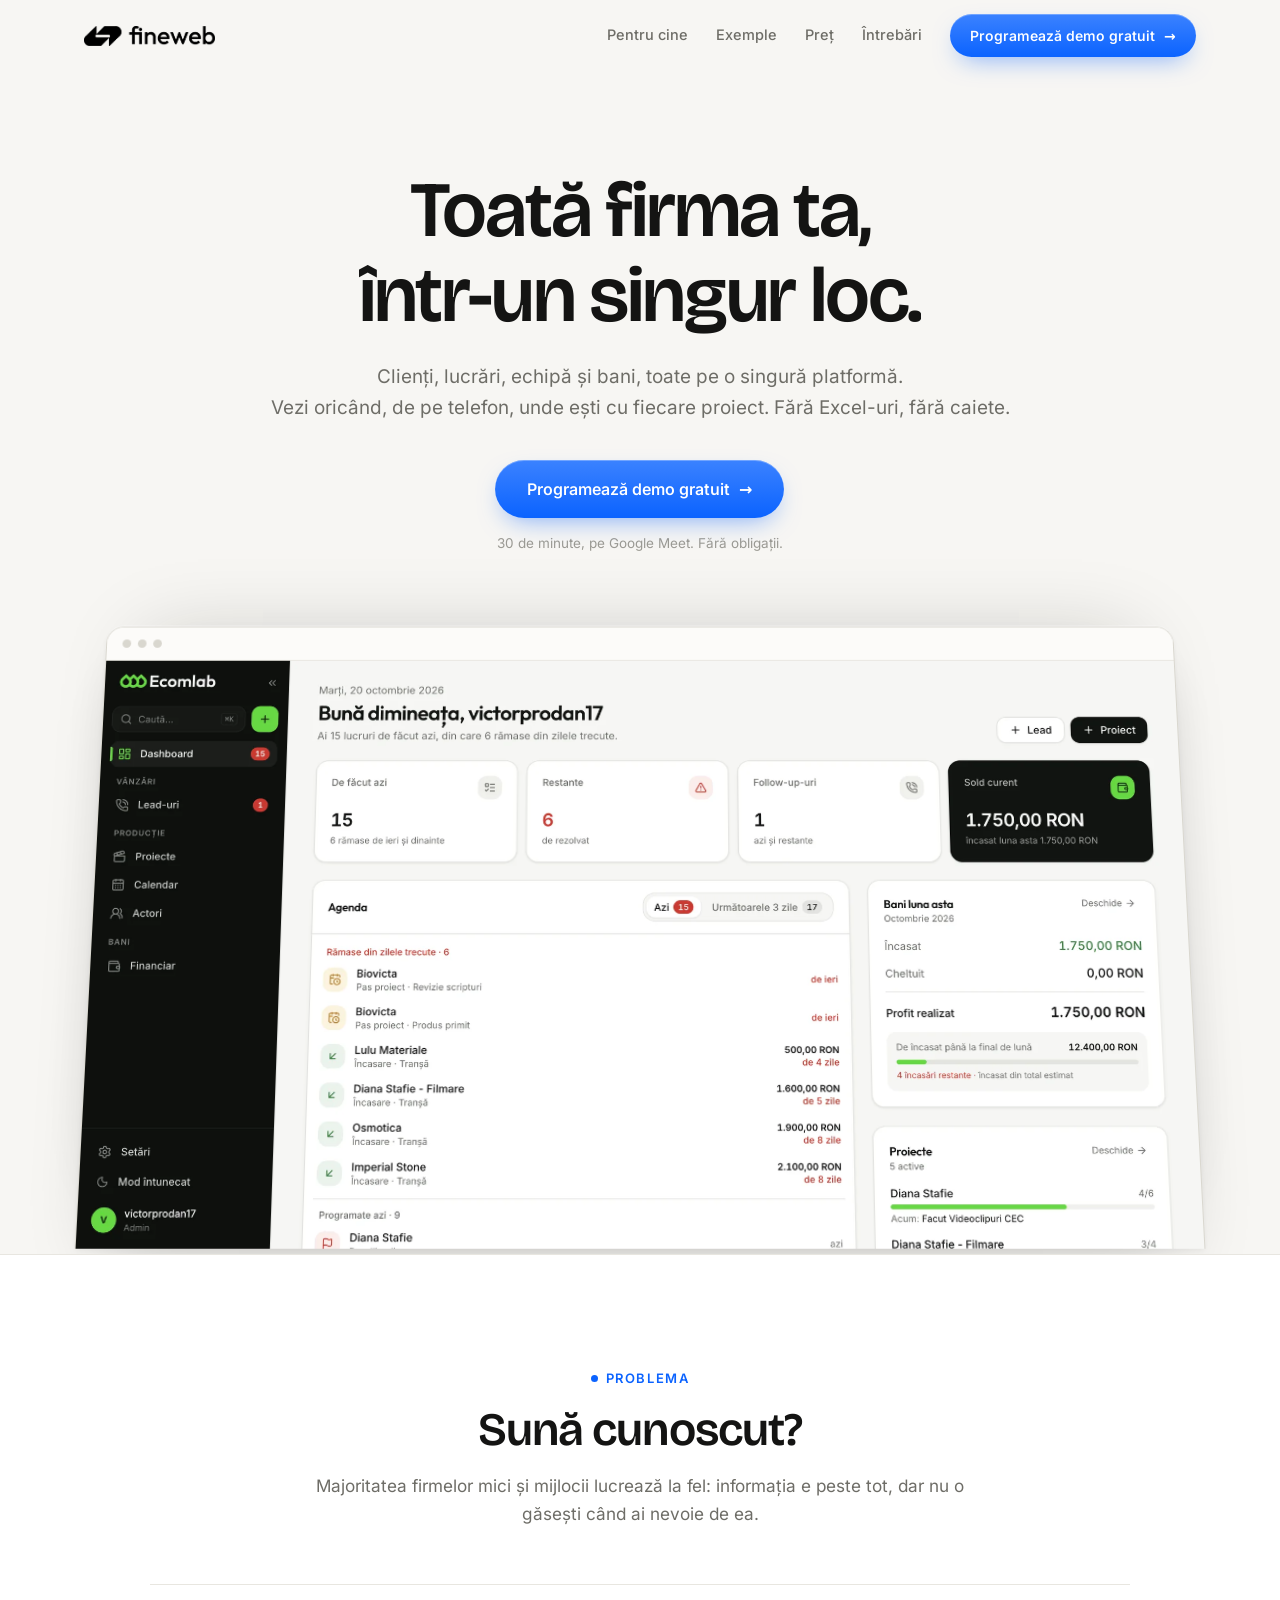
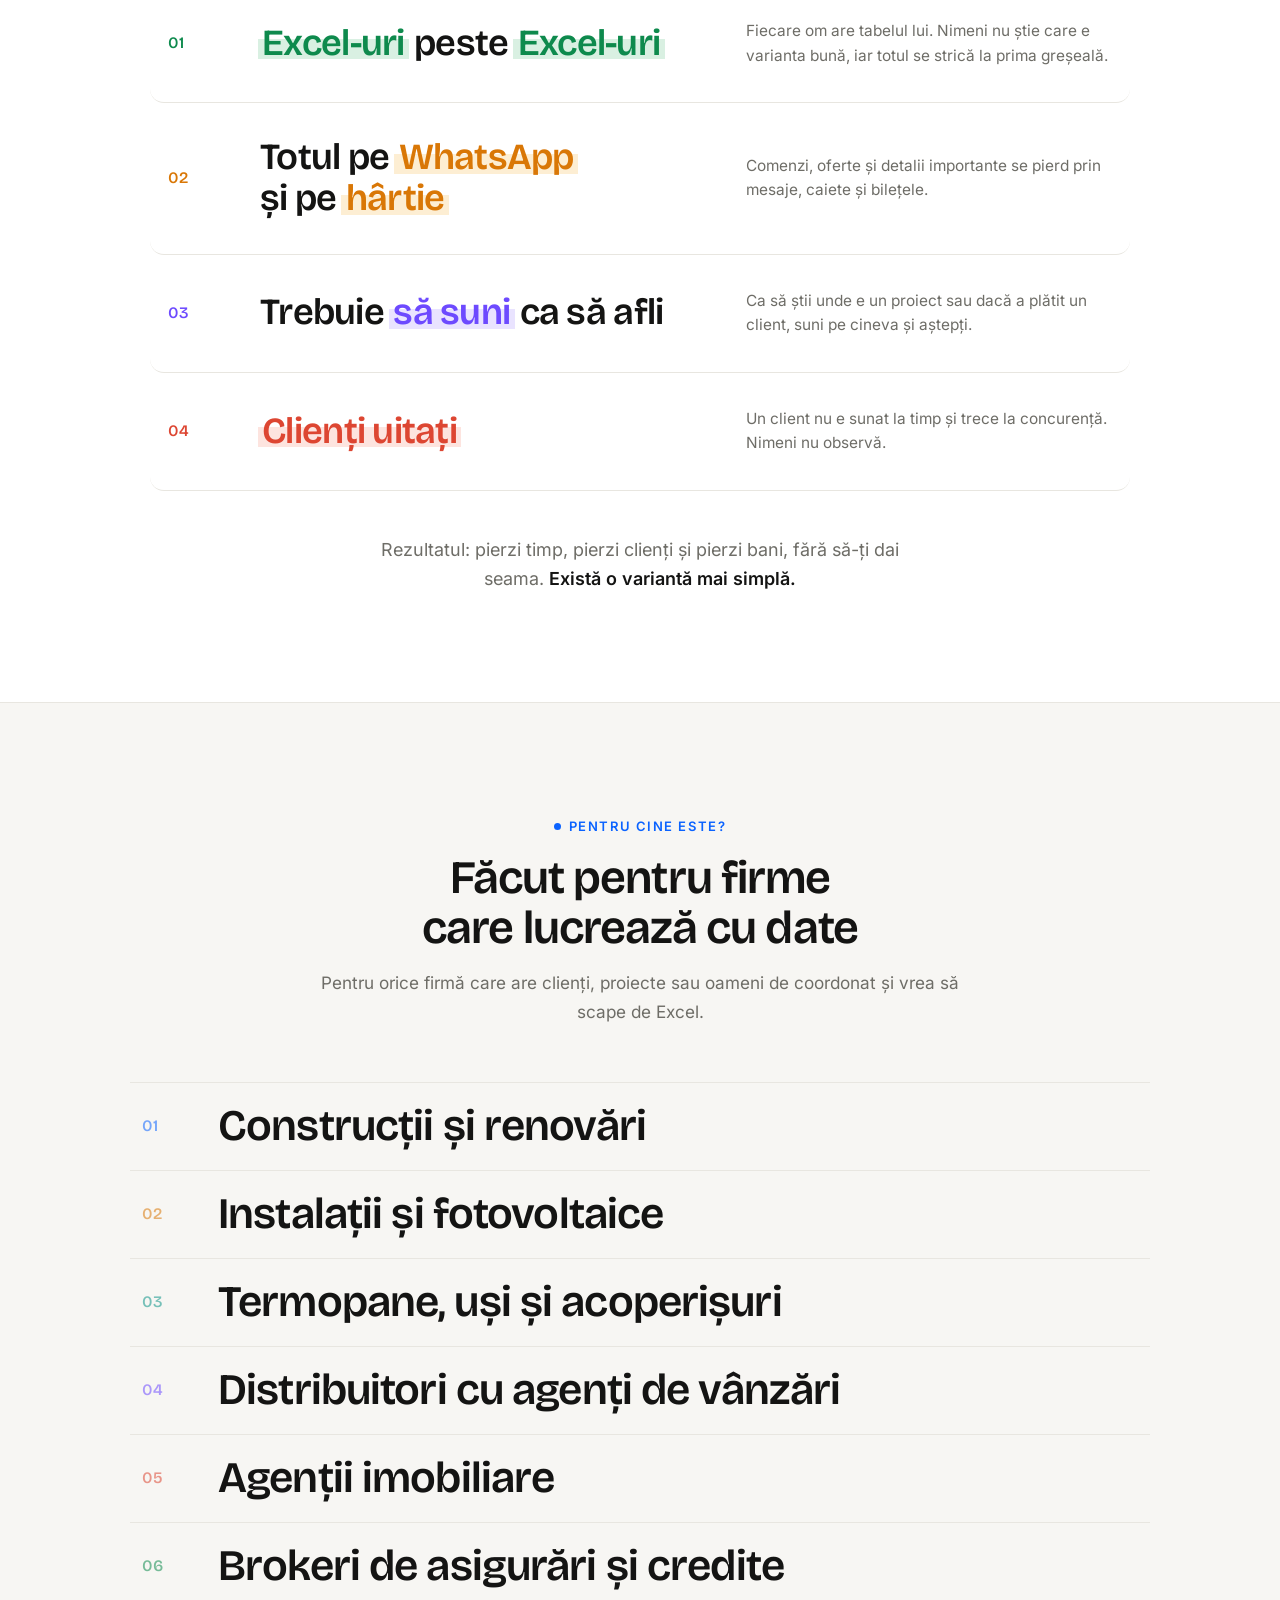
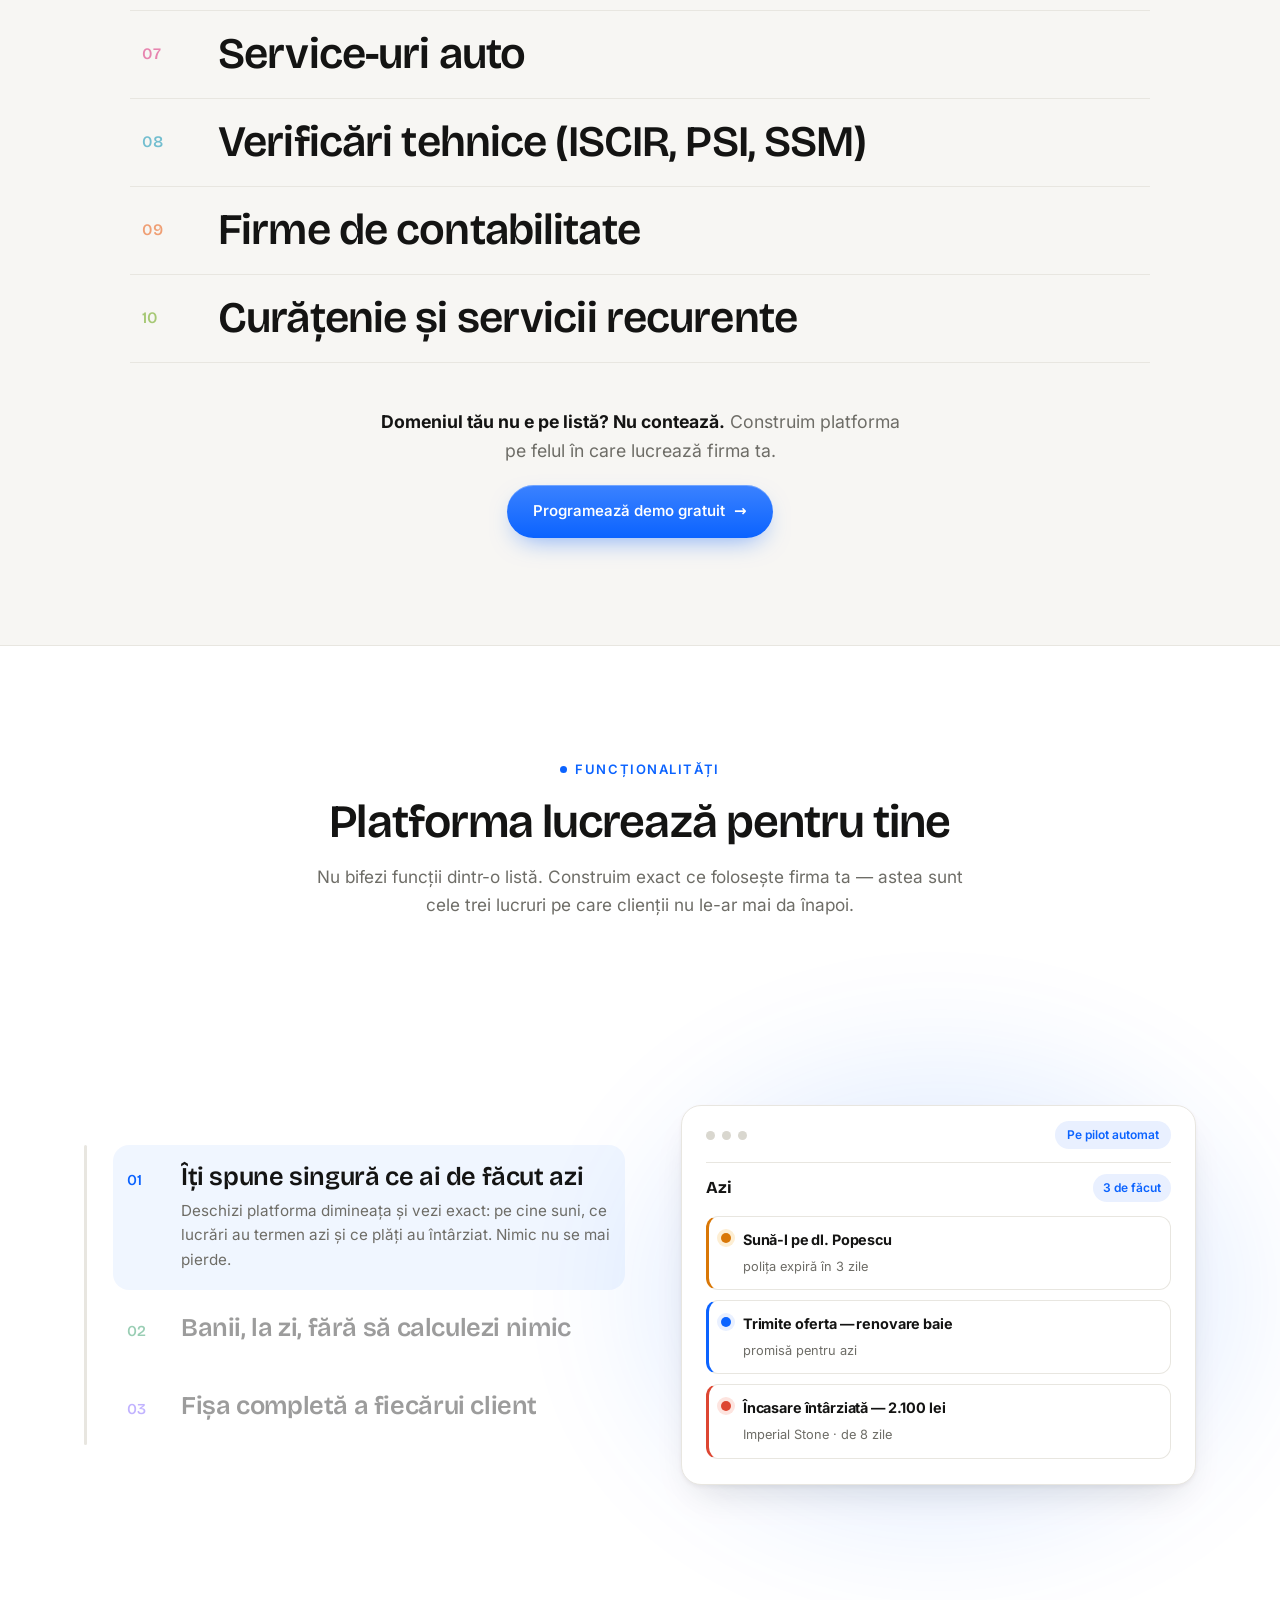
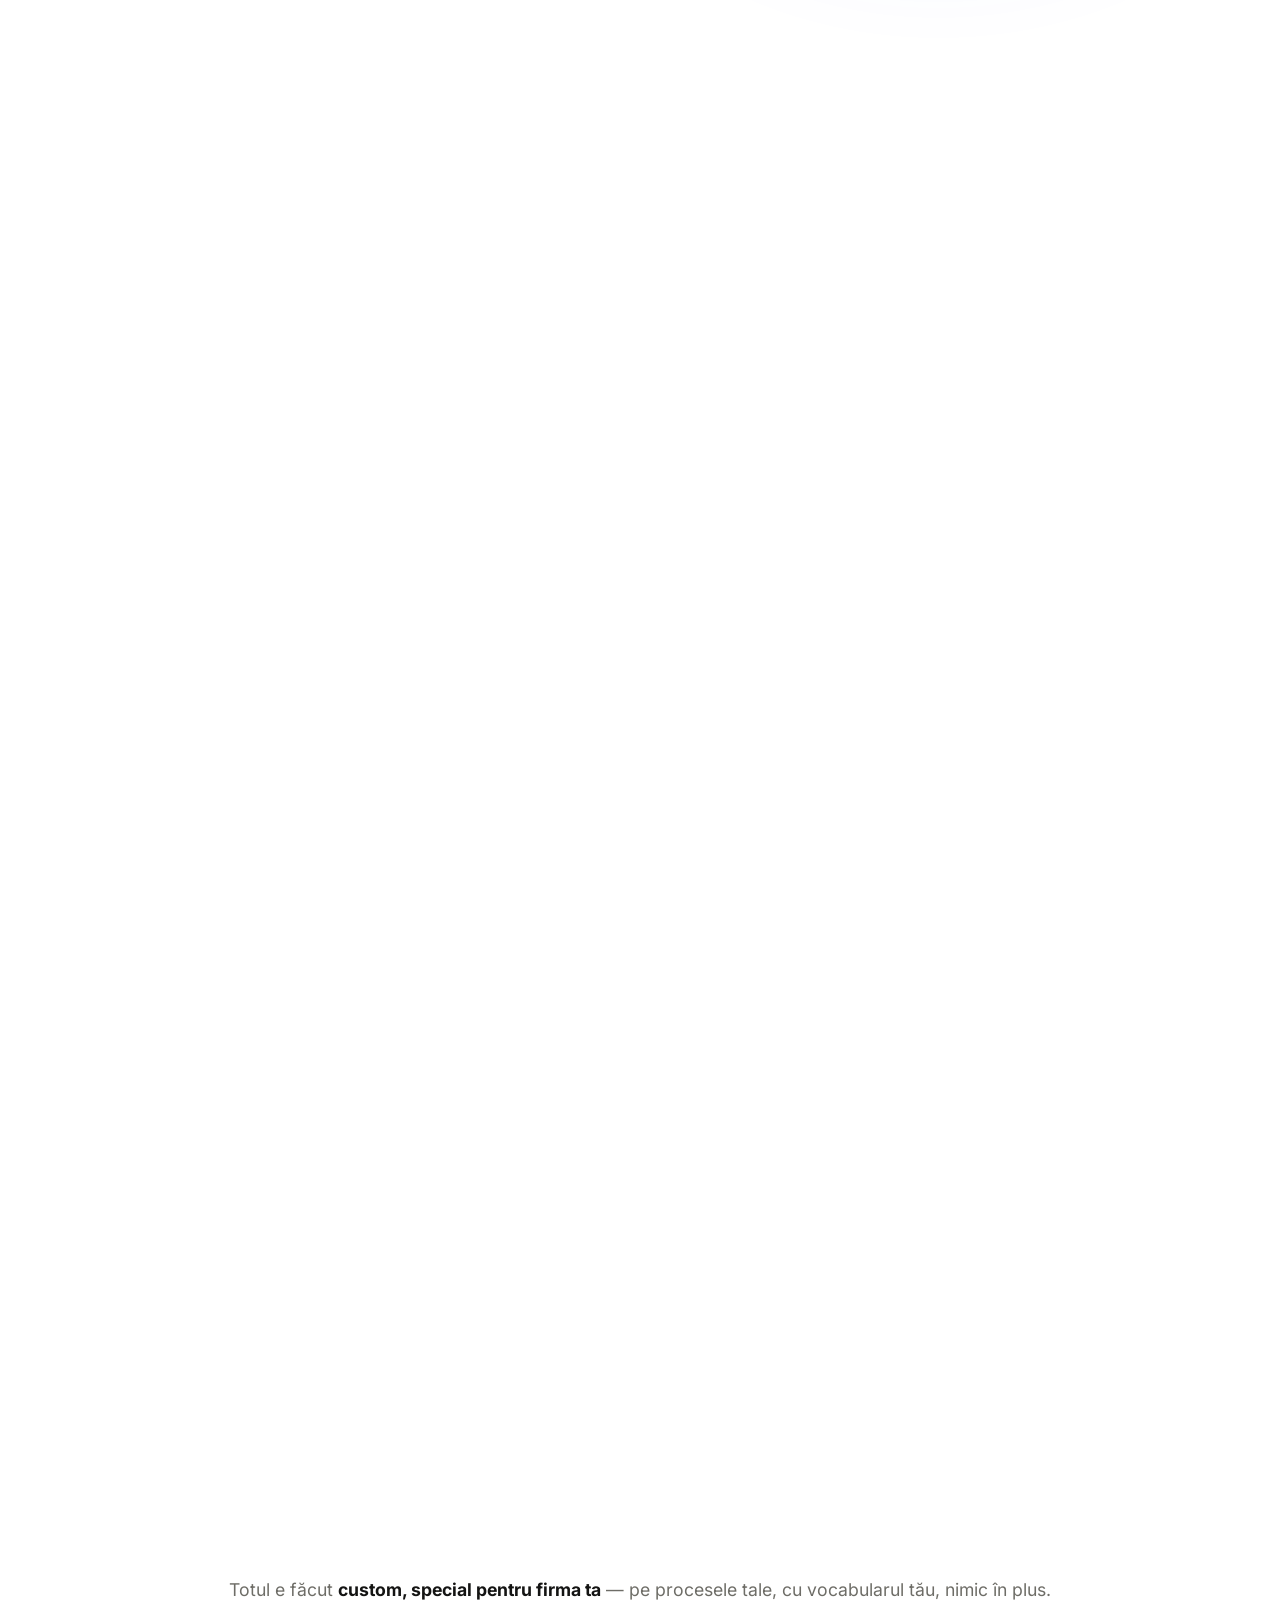
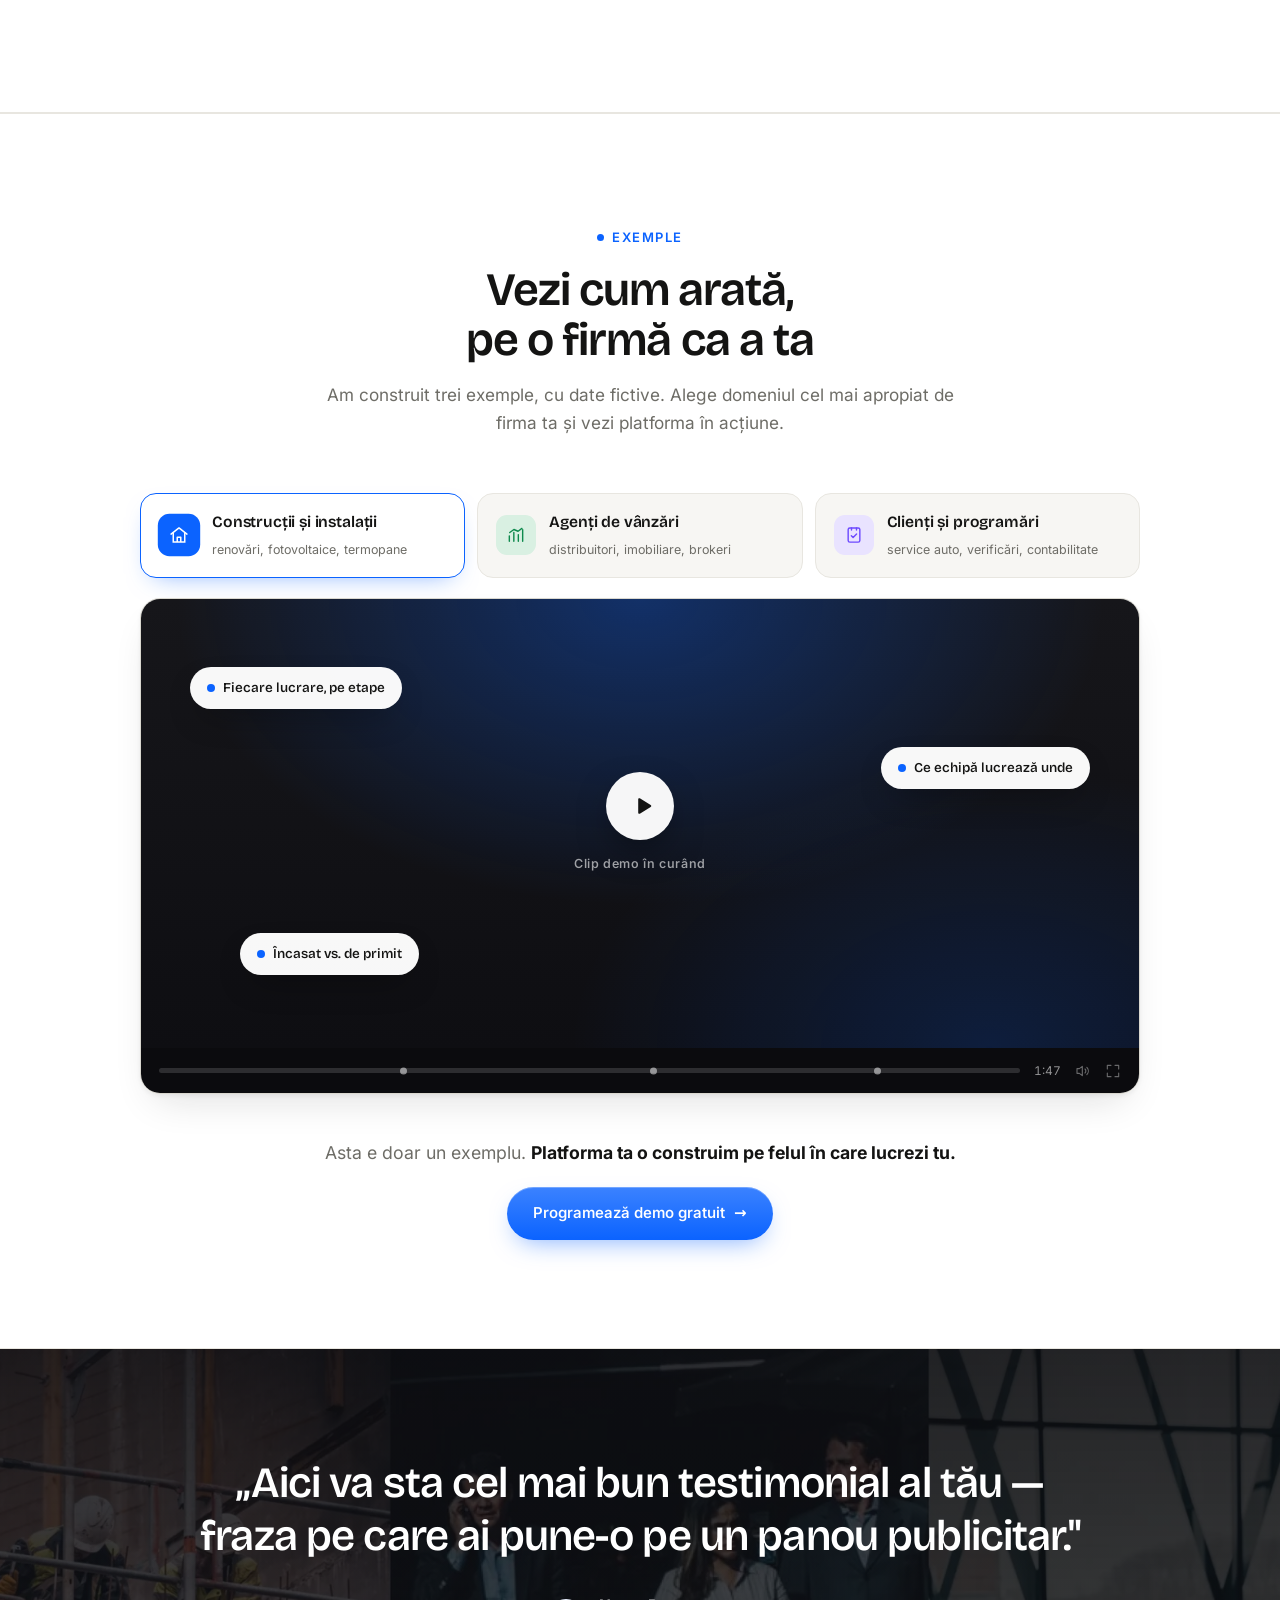
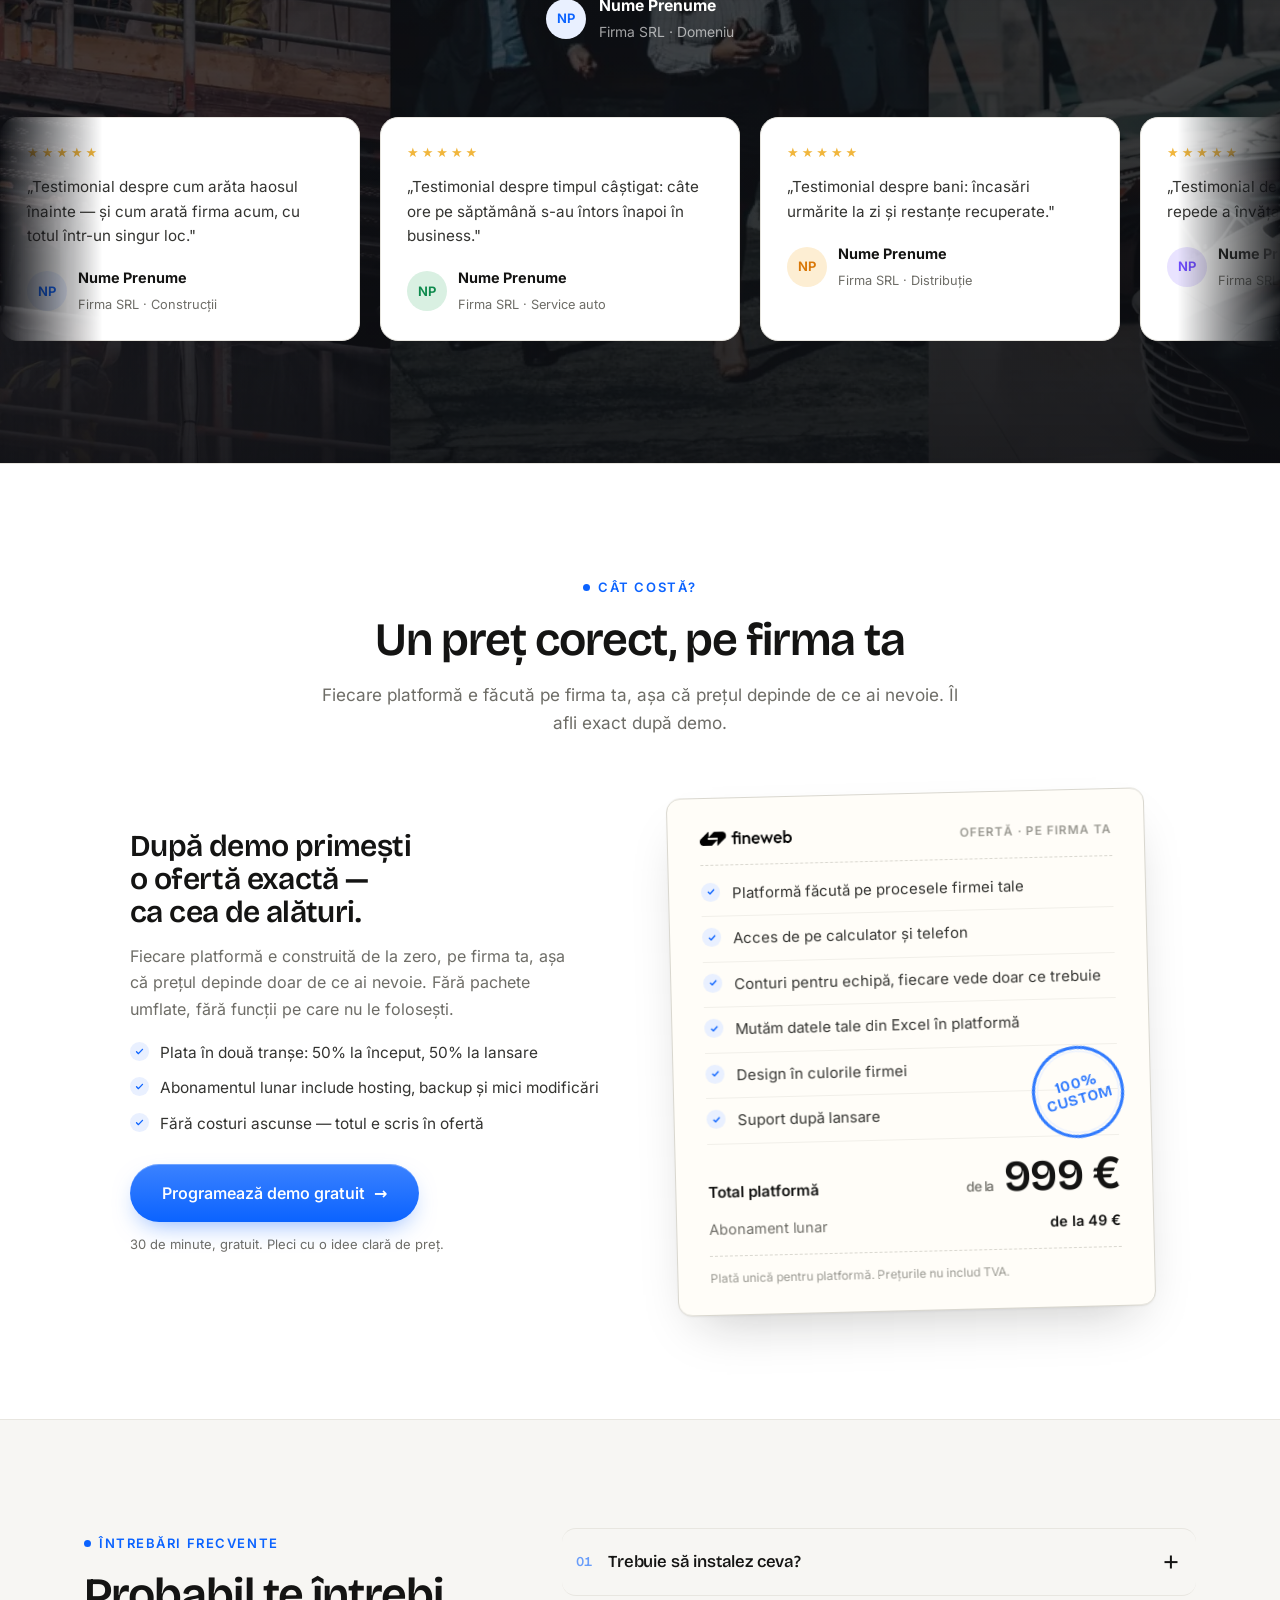
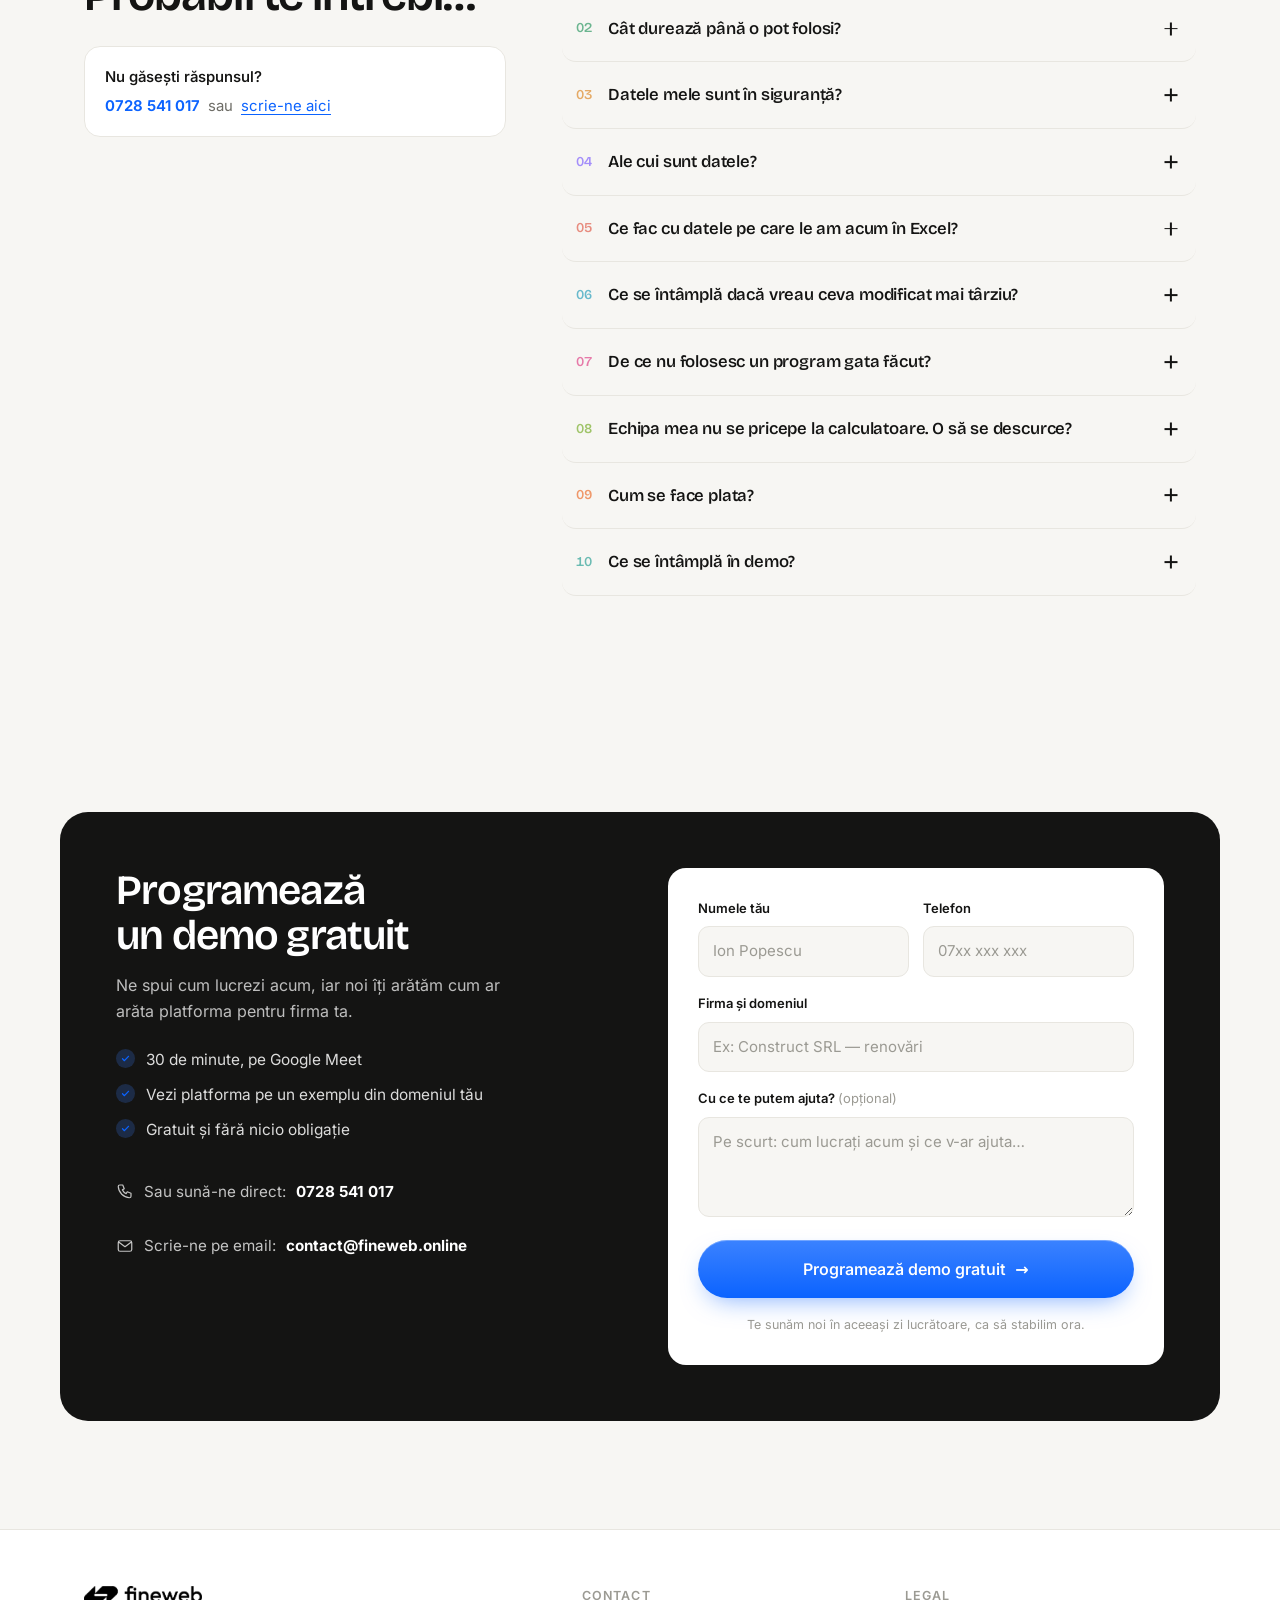
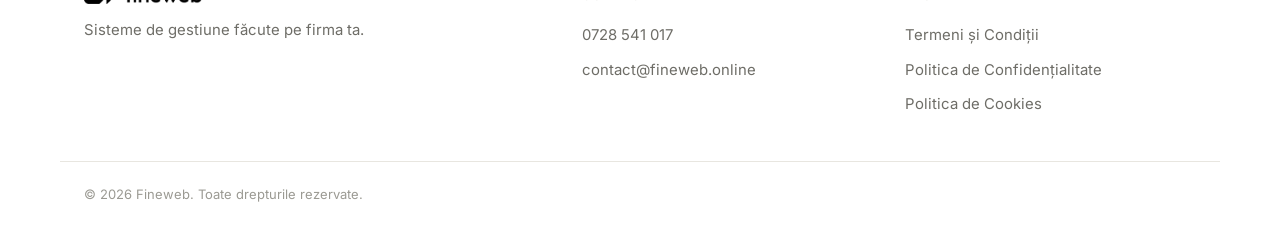
<file: index.html>
<!doctype html>
<html lang="ro">
<head>
<meta charset="UTF-8">
<meta name="viewport" content="width=device-width, initial-scale=1">
<title>Fineweb — Toată firma ta, într-un singur loc</title>
<meta name="description" content="Sisteme de gestiune făcute pe firma ta: clienți, lucrări, echipă și bani, pe o singură platformă. Fără Excel-uri, fără caiete.">
<meta property="og:type" content="website">
<meta property="og:site_name" content="Fineweb">
<meta property="og:locale" content="ro_RO">
<meta property="og:title" content="Fineweb — Toată firma ta, într-un singur loc">
<meta property="og:description" content="Sisteme de gestiune făcute pe firma ta: clienți, lucrări, echipă și bani, pe o singură platformă. Fără Excel-uri, fără caiete.">
<meta property="og:url" content="https://fineweb.online/">
<meta property="og:image" content="https://fineweb.online/assets/img/og-image.jpg">
<meta property="og:image:width" content="1600">
<meta property="og:image:height" content="840">
<meta property="og:image:alt" content="Fineweb — Sisteme software pentru afaceri">
<meta name="twitter:card" content="summary_large_image">
<meta name="twitter:title" content="Fineweb — Toată firma ta, într-un singur loc">
<meta name="twitter:description" content="Sisteme de gestiune făcute pe firma ta: clienți, lucrări, echipă și bani, pe o singură platformă.">
<meta name="twitter:image" content="https://fineweb.online/assets/img/og-image.jpg">
<link rel="preload" href="assets/fonts/BricolageGrotesque-Variable.woff2" as="font" type="font/woff2" crossorigin>
<link rel="preload" href="assets/fonts/Inter-latin.woff2" as="font" type="font/woff2" crossorigin>
<link rel="stylesheet" href="assets/css/style.css">
<link rel="icon" type="image/png" href="assets/img/favicon.png">
</head>
<body>

<a class="skip-link" href="#main">Sari la conținut</a>

<header class="site-header" id="site-header">
  <div class="container nav-inner">
    <a class="logo" href="#top" aria-label="Fineweb — acasă">
      <img src="assets/img/logo.png" alt="Fineweb" width="131" height="20">
    </a>

    <nav class="main-nav" id="main-nav">
      <a href="#pentru-cine">Pentru cine</a>
      <a href="#demo">Exemple</a>
      <a href="#pret">Preț</a>
      <a href="#faq">Întrebări</a>
      <a class="btn btn-primary btn-sm nav-cta" href="https://wa.me/40728541017?text=Bun%C4%83!%20A%C8%99%20vrea%20un%20demo%20gratuit%20pentru%20platforma%20de%20gestiune." target="_blank" rel="noopener">Programează demo gratuit</a>
    </nav>

    <button class="nav-toggle" id="nav-toggle" aria-expanded="false" aria-controls="main-nav" aria-label="Deschide meniul">
      <span></span><span></span>
    </button>
  </div>
</header>

<main id="main">

  <!-- ============ HERO ============ -->
  <section class="hero" id="top">
    <div class="container hero-inner">
      <h1 class="hero-title"><span class="line"><span>Toată firma ta,</span></span><span class="line"><span>într-un singur loc.</span></span></h1>
      <p class="hero-sub hero-in">Clienți, lucrări, echipă și bani, toate pe o singură platformă.<br class="only-desktop">
        Vezi oricând, de pe telefon, unde ești cu fiecare proiect. <span class="nowrap">Fără Excel-uri, fără caiete.</span></p>
      <div class="hero-cta hero-in">
        <a class="btn btn-primary btn-lg" href="https://wa.me/40728541017?text=Bun%C4%83!%20A%C8%99%20vrea%20un%20demo%20gratuit%20pentru%20platforma%20de%20gestiune." target="_blank" rel="noopener">Programează demo gratuit</a>
        <span class="hero-note">30 de minute, pe Google Meet. Fără obligații.</span>
      </div>
    </div>

    <div class="container hero-shot">
      <div class="shot-frame" id="shot-frame">
        <div class="shot-bar" aria-hidden="true"><i></i><i></i><i></i></div>
        <img src="assets/img/platforma.webp" alt="Platforma Fineweb — panou de control cu lucrări, încasări și agenda zilei"
             width="2048" height="1105" loading="eager" fetchpriority="high">
      </div>
    </div>
  </section>

  <!-- ============ PROBLEMA ============ -->
  <section class="problema section" id="problema">
    <div class="container">
      <div class="section-head reveal">
        <p class="kicker">Problema</p>
        <h2>Sună cunoscut?</h2>
        <p class="section-sub">Majoritatea firmelor mici și mijlocii lucrează la fel: informația e
          peste tot, dar nu o găsești când ai nevoie de ea.</p>
      </div>

      <div class="problema-list">
        <div class="p-row reveal" style="--pc:#0e8a4d; --pc-soft:#d9f0e2;">
          <span class="p-num">01</span>
          <h3>
            <span class="mark">Excel-uri</span> peste <span class="mark">Excel-uri</span>
          </h3>
          <p>Fiecare om are tabelul lui. Nimeni nu știe care e varianta bună, iar totul se strică la prima greșeală.</p>
        </div>

        <div class="p-row reveal" style="--pc:#d97706; --pc-soft:#fdeed3;">
          <span class="p-num">02</span>
          <h3>
            Totul pe <span class="mark">WhatsApp</span> și pe <span class="mark">hârtie</span>
          </h3>
          <p>Comenzi, oferte și detalii importante se pierd prin mesaje, caiete și bilețele.</p>
        </div>

        <div class="p-row reveal" style="--pc:#6d4aff; --pc-soft:#e9e3ff;">
          <span class="p-num">03</span>
          <h3>
            Trebuie <span class="mark">să suni</span> ca să afli
          </h3>
          <p>Ca să știi unde e un proiect sau dacă a plătit un client, suni pe cineva și aștepți.</p>
        </div>

        <div class="p-row reveal" style="--pc:#dd4632; --pc-soft:#fde4df;">
          <span class="p-num">04</span>
          <h3>
            <span class="mark">Clienți uitați</span>
          </h3>
          <p>Un client nu e sunat la timp și trece la concurență. Nimeni nu observă.</p>
        </div>
      </div>

      <p class="problema-final reveal">Rezultatul: pierzi timp, pierzi clienți și pierzi bani, fără să-ți
        dai seama. <strong>Există o variantă mai simplă.</strong></p>
    </div>
  </section>

  <!-- ============ PENTRU CINE ============ -->
  <section class="nise section" id="pentru-cine">
    <div class="container">
      <div class="section-head reveal">
        <p class="kicker">Pentru cine este?</p>
        <h2>Făcut pentru firme care lucrează cu date</h2>
        <p class="section-sub">Pentru orice firmă care are clienți, proiecte sau oameni de coordonat
          și vrea să scape de Excel.</p>
      </div>

      <div class="nise-big reveal" id="nise-big">
        <button type="button" class="nb-row" style="--pc:#0b63ff; --pc-soft:#e9f0ff;" aria-expanded="false">
          <span class="nb-num">01</span>
          <span class="nb-name">Construcții și renovări</span>
          <span class="nb-arrow" aria-hidden="true">
            <svg width="26" height="26" viewBox="0 0 24 24" fill="none"><path d="M5 12h13M13 6.5l5.5 5.5-5.5 5.5" stroke="currentColor" stroke-width="2" stroke-linecap="round" stroke-linejoin="round"/></svg>
          </span>
          <span class="nb-ico" hidden><svg width="20" height="20" viewBox="0 0 24 24" fill="none"><path d="m3 11 9-7 9 7" stroke="currentColor" stroke-width="1.6" stroke-linecap="round" stroke-linejoin="round"/><path d="M5.5 9.5V20h13V9.5" stroke="currentColor" stroke-width="1.6" stroke-linecap="round"/><path d="M10 20v-5.5h4V20" stroke="currentColor" stroke-width="1.6" stroke-linejoin="round"/></svg></span>
          <span class="nb-desc">Vezi în ce etapă e fiecare lucrare, ce s-a încasat și ce mai ai de primit.</span>
        </button>
        <button type="button" class="nb-row" style="--pc:#d97706; --pc-soft:#fdeed3;" aria-expanded="false">
          <span class="nb-num">02</span>
          <span class="nb-name">Instalații și fotovoltaice</span>
          <span class="nb-arrow" aria-hidden="true">
            <svg width="26" height="26" viewBox="0 0 24 24" fill="none"><path d="M5 12h13M13 6.5l5.5 5.5-5.5 5.5" stroke="currentColor" stroke-width="2" stroke-linecap="round" stroke-linejoin="round"/></svg>
          </span>
          <span class="nb-ico" hidden><svg width="20" height="20" viewBox="0 0 24 24" fill="none"><circle cx="12" cy="12" r="3.6" stroke="currentColor" stroke-width="1.6"/><path d="M12 3v2.4M12 18.6V21M21 12h-2.4M5.4 12H3M18.4 5.6l-1.7 1.7M7.3 16.7l-1.7 1.7M18.4 18.4l-1.7-1.7M7.3 7.3 5.6 5.6" stroke="currentColor" stroke-width="1.6" stroke-linecap="round"/></svg></span>
          <span class="nb-desc">De la ofertă la montaj, fiecare client pe statusul lui, fără să pierzi niciun lead.</span>
        </button>
        <button type="button" class="nb-row" style="--pc:#0d9488; --pc-soft:#d9f2ef;" aria-expanded="false">
          <span class="nb-num">03</span>
          <span class="nb-name">Termopane, uși și acoperișuri</span>
          <span class="nb-arrow" aria-hidden="true">
            <svg width="26" height="26" viewBox="0 0 24 24" fill="none"><path d="M5 12h13M13 6.5l5.5 5.5-5.5 5.5" stroke="currentColor" stroke-width="2" stroke-linecap="round" stroke-linejoin="round"/></svg>
          </span>
          <span class="nb-ico" hidden><svg width="20" height="20" viewBox="0 0 24 24" fill="none"><rect x="4" y="3.5" width="16" height="17" rx="1.5" stroke="currentColor" stroke-width="1.6"/><path d="M12 3.5v17M4 12h16" stroke="currentColor" stroke-width="1.6"/></svg></span>
          <span class="nb-desc">Măsurători, comenzi, montaje și avansuri, toate urmărite într-un singur loc.</span>
        </button>
        <button type="button" class="nb-row" style="--pc:#6d4aff; --pc-soft:#e9e3ff;" aria-expanded="false">
          <span class="nb-num">04</span>
          <span class="nb-name">Distribuitori cu agenți de vânzări</span>
          <span class="nb-arrow" aria-hidden="true">
            <svg width="26" height="26" viewBox="0 0 24 24" fill="none"><path d="M5 12h13M13 6.5l5.5 5.5-5.5 5.5" stroke="currentColor" stroke-width="2" stroke-linecap="round" stroke-linejoin="round"/></svg>
          </span>
          <span class="nb-ico" hidden><svg width="20" height="20" viewBox="0 0 24 24" fill="none"><path d="M4 19.5V13M9.4 19.5V9M14.8 19.5v-8M20 19.5V5.5" stroke="currentColor" stroke-width="1.6" stroke-linecap="round"/><path d="m4.5 9 5-3.6 5 2.1 4.6-3.4" stroke="currentColor" stroke-width="1.6" stroke-linecap="round" stroke-linejoin="round"/></svg></span>
          <span class="nb-desc">Vezi ce face fiecare agent, ce comenzi a adus și cât mai are până la target.</span>
        </button>
        <button type="button" class="nb-row" style="--pc:#dd4632; --pc-soft:#fde4df;" aria-expanded="false">
          <span class="nb-num">05</span>
          <span class="nb-name">Agenții imobiliare</span>
          <span class="nb-arrow" aria-hidden="true">
            <svg width="26" height="26" viewBox="0 0 24 24" fill="none"><path d="M5 12h13M13 6.5l5.5 5.5-5.5 5.5" stroke="currentColor" stroke-width="2" stroke-linecap="round" stroke-linejoin="round"/></svg>
          </span>
          <span class="nb-ico" hidden><svg width="20" height="20" viewBox="0 0 24 24" fill="none"><path d="M3.5 20.5h17M5.5 20.5V5.5a2 2 0 0 1 2-2h5a2 2 0 0 1 2 2v15M14.5 9.5h2.5a1.5 1.5 0 0 1 1.5 1.5v9.5" stroke="currentColor" stroke-width="1.6" stroke-linecap="round" stroke-linejoin="round"/><path d="M8.3 7.5h1.8M8.3 11h1.8M8.3 14.5h1.8" stroke="currentColor" stroke-width="1.6" stroke-linecap="round"/></svg></span>
          <span class="nb-desc">Proprietăți, clienți interesați și vizionări, legate între ele și la zi.</span>
        </button>
        <button type="button" class="nb-row" style="--pc:#0e8a4d; --pc-soft:#d9f0e2;" aria-expanded="false">
          <span class="nb-num">06</span>
          <span class="nb-name">Brokeri de asigurări și credite</span>
          <span class="nb-arrow" aria-hidden="true">
            <svg width="26" height="26" viewBox="0 0 24 24" fill="none"><path d="M5 12h13M13 6.5l5.5 5.5-5.5 5.5" stroke="currentColor" stroke-width="2" stroke-linecap="round" stroke-linejoin="round"/></svg>
          </span>
          <span class="nb-ico" hidden><svg width="20" height="20" viewBox="0 0 24 24" fill="none"><path d="M12 3 4.5 6v5c0 4.6 3.1 8 7.5 10 4.4-2 7.5-5.4 7.5-10V6L12 3Z" stroke="currentColor" stroke-width="1.6" stroke-linejoin="round"/><path d="m9 11.8 2.1 2.1 4-4" stroke="currentColor" stroke-width="1.6" stroke-linecap="round" stroke-linejoin="round"/></svg></span>
          <span class="nb-desc">Te anunță singur când expiră o poliță, ca să nu pierzi reînnoirea.</span>
        </button>
        <button type="button" class="nb-row" style="--pc:#db2777; --pc-soft:#fce7f1;" aria-expanded="false">
          <span class="nb-num">07</span>
          <span class="nb-name">Service-uri auto</span>
          <span class="nb-arrow" aria-hidden="true">
            <svg width="26" height="26" viewBox="0 0 24 24" fill="none"><path d="M5 12h13M13 6.5l5.5 5.5-5.5 5.5" stroke="currentColor" stroke-width="2" stroke-linecap="round" stroke-linejoin="round"/></svg>
          </span>
          <span class="nb-ico" hidden><svg width="20" height="20" viewBox="0 0 24 24" fill="none"><path d="M5 16.5 6.7 9a2 2 0 0 1 2-1.5h6.6a2 2 0 0 1 2 1.5l1.7 7.5" stroke="currentColor" stroke-width="1.6" stroke-linecap="round" stroke-linejoin="round"/><rect x="3.5" y="16.5" width="17" height="3.5" rx="1.2" stroke="currentColor" stroke-width="1.6"/><path d="M6.5 20v1.5M17.5 20v1.5" stroke="currentColor" stroke-width="1.6" stroke-linecap="round"/></svg></span>
          <span class="nb-desc">Istoricul fiecărei mașini, programări și remindere pentru revizie și ITP.</span>
        </button>
        <button type="button" class="nb-row" style="--pc:#0891b2; --pc-soft:#dff4f9;" aria-expanded="false">
          <span class="nb-num">08</span>
          <span class="nb-name">Verificări tehnice (ISCIR, PSI, SSM)</span>
          <span class="nb-arrow" aria-hidden="true">
            <svg width="26" height="26" viewBox="0 0 24 24" fill="none"><path d="M5 12h13M13 6.5l5.5 5.5-5.5 5.5" stroke="currentColor" stroke-width="2" stroke-linecap="round" stroke-linejoin="round"/></svg>
          </span>
          <span class="nb-ico" hidden><svg width="20" height="20" viewBox="0 0 24 24" fill="none"><rect x="5" y="3.5" width="14" height="17" rx="2" stroke="currentColor" stroke-width="1.6"/><path d="M9 3.5V6M15 3.5V6" stroke="currentColor" stroke-width="1.6" stroke-linecap="round"/><path d="m8.8 13 2.1 2.1 4.2-4.2" stroke="currentColor" stroke-width="1.6" stroke-linecap="round" stroke-linejoin="round"/></svg></span>
          <span class="nb-desc">Sute de clienți cu scadențe anuale, iar sistemul îți spune pe cine suni luna asta.</span>
        </button>
        <button type="button" class="nb-row" style="--pc:#ea580c; --pc-soft:#feeadd;" aria-expanded="false">
          <span class="nb-num">09</span>
          <span class="nb-name">Firme de contabilitate</span>
          <span class="nb-arrow" aria-hidden="true">
            <svg width="26" height="26" viewBox="0 0 24 24" fill="none"><path d="M5 12h13M13 6.5l5.5 5.5-5.5 5.5" stroke="currentColor" stroke-width="2" stroke-linecap="round" stroke-linejoin="round"/></svg>
          </span>
          <span class="nb-ico" hidden><svg width="20" height="20" viewBox="0 0 24 24" fill="none"><rect x="4.5" y="3.5" width="15" height="17" rx="2" stroke="currentColor" stroke-width="1.6"/><path d="M8 7.5h8M8 11h8" stroke="currentColor" stroke-width="1.6" stroke-linecap="round"/><path d="M8 15h2.5M8 18h2.5M13.5 15h2.5M13.5 18h2.5" stroke="currentColor" stroke-width="1.6" stroke-linecap="round"/></svg></span>
          <span class="nb-desc">Fiecare client cu termenele lui, documentele lipsă și plățile restante.</span>
        </button>
        <button type="button" class="nb-row" style="--pc:#65a30d; --pc-soft:#eef7dc;" aria-expanded="false">
          <span class="nb-num">10</span>
          <span class="nb-name">Curățenie și servicii recurente</span>
          <span class="nb-arrow" aria-hidden="true">
            <svg width="26" height="26" viewBox="0 0 24 24" fill="none"><path d="M5 12h13M13 6.5l5.5 5.5-5.5 5.5" stroke="currentColor" stroke-width="2" stroke-linecap="round" stroke-linejoin="round"/></svg>
          </span>
          <span class="nb-ico" hidden><svg width="20" height="20" viewBox="0 0 24 24" fill="none"><path d="M8 21s-4.5-5.2-4.5-10A4.5 4.5 0 0 1 8 6.5c2.6 0 4.5 2 4.5 4.5 0 4.8-4.5 10-4.5 10Z" stroke="currentColor" stroke-width="1.6" stroke-linejoin="round"/><circle cx="8" cy="11" r="1.6" stroke="currentColor" stroke-width="1.6"/><path d="M15.5 3.5 17 7l3.5 1.5L17 10l-1.5 3.5L14 10l-3.5-1.5L14 7l1.5-3.5Z" stroke="currentColor" stroke-width="1.5" stroke-linejoin="round"/></svg></span>
          <span class="nb-desc">Contracte, programări și echipe, totul organizat pe zile și pe clienți.</span>
        </button>
      </div>

      <div class="nise-card" id="nise-card" aria-hidden="true">
        <span class="nc-icon" id="nc-icon"></span>
        <p class="nc-desc" id="nc-desc"></p>
      </div>

      <div class="nise-final reveal">
        <p><strong>Domeniul tău nu e pe listă? Nu contează.</strong> Construim platforma pe felul în
          care lucrează firma ta.</p>
        <a class="btn btn-primary" href="https://wa.me/40728541017?text=Bun%C4%83!%20A%C8%99%20vrea%20un%20demo%20gratuit%20pentru%20platforma%20de%20gestiune." target="_blank" rel="noopener">Programează demo gratuit</a>
      </div>
    </div>
  </section>


  <!-- ============ FUNCTIONALITATI ============ -->
  <section class="feats section" id="functionalitati">
    <div class="container">
      <div class="section-head reveal">
        <p class="kicker">Funcționalități</p>
        <h2>Platforma lucrează pentru tine</h2>
        <p class="section-sub">Nu bifezi funcții dintr-o listă. Construim exact ce folosește firma ta —
          astea sunt cele trei lucruri pe care clienții nu le-ar mai da înapoi.</p>
      </div>

      <div class="feats-show reveal" id="feats-show" data-step="0">
        <div class="fs-pin">
          <div class="fs-left">
            <div class="fs-progress" aria-hidden="true"><i id="fs-bar"></i></div>
            <div class="fs-items">

              <button type="button" class="fs-item active" data-step="0" style="--fc:#0b63ff; --fc-soft:#e9f0ff;">
                <span class="fs-num">01</span>
                <span class="fs-body">
                  <h3>Îți spune singură ce ai de făcut azi</h3>
                  <p>Deschizi platforma dimineața și vezi exact: pe cine suni, ce lucrări au termen azi
                    și ce plăți au întârziat. Nimic nu se mai pierde.</p>
                </span>
              </button>

              <button type="button" class="fs-item" data-step="1" style="--fc:#0e8a4d; --fc-soft:#d9f0e2;">
                <span class="fs-num">02</span>
                <span class="fs-body">
                  <h3>Banii, la zi, fără să calculezi nimic</h3>
                  <p>Vezi oricând cât ai încasat, cât mai ai de primit și cine întârzie cu plata.
                    Pe lună, pe proiect sau pe client.</p>
                </span>
              </button>

              <button type="button" class="fs-item" data-step="2" style="--fc:#6d4aff; --fc-soft:#e9e3ff;">
                <span class="fs-num">03</span>
                <span class="fs-body">
                  <h3>Fișa completă a fiecărui client</h3>
                  <p>Tot istoricul într-un singur loc: lucrări, documente, discuții și plăți.
                    Oricine din echipă preia un client în două minute.</p>
                </span>
              </button>

            </div>
          </div>

          <div class="fs-right">
            <div class="fs-glow" aria-hidden="true"></div>
            <div class="fs-screen">
              <div class="fs-chrome" aria-hidden="true"><i></i><i></i><i></i><span class="fs-tag" id="fs-tag">Pe pilot automat</span></div>

              <div class="fs-slide active play" data-step="0" data-tag="Pe pilot automat" aria-hidden="false">
                <div class="fp-head">
                  <strong>Azi</strong>
                  <span class="fp-badge">3 de făcut</span>
                </div>
                <div class="fp-notif n1" style="--nc:#d97706; --nc-soft:#fdeed3;">
                  <i></i>
                  <div><strong>Sună-l pe dl. Popescu</strong><span>polița expiră în 3 zile</span></div>
                </div>
                <div class="fp-notif n2" style="--nc:#0b63ff; --nc-soft:#e9f0ff;">
                  <i></i>
                  <div><strong>Trimite oferta — renovare baie</strong><span>promisă pentru azi</span></div>
                </div>
                <div class="fp-notif n3" style="--nc:#dd4632; --nc-soft:#fde4df;">
                  <i></i>
                  <div><strong>Încasare întârziată — 2.100 lei</strong><span>Imperial Stone · de 8 zile</span></div>
                </div>
              </div>

              <div class="fs-slide" data-step="1" data-tag="În timp real" aria-hidden="true">
                <span class="fp-label">De încasat luna asta</span>
                <p class="fp-sum">24.600 lei</p>
                <div class="fp-bar"><i></i></div>
                <div class="fp-row"><span class="fp-dot ok"></span>Încasat<strong>15.700 lei</strong></div>
                <div class="fp-row"><span class="fp-dot bad"></span>Restant<strong>3.200 lei</strong></div>
                <div class="fp-row"><span class="fp-dot wait"></span>Scadente săpt. asta<strong>5.700 lei</strong></div>
              </div>

              <div class="fs-slide" data-step="2" data-tag="Istoric complet" aria-hidden="true">
                <div class="fp-client">
                  <span class="fp-avatar">AM</span>
                  <div><strong>Andrei Marin</strong><span>Renovare completă · Apt. 4 camere</span></div>
                </div>
                <ol class="fp-steps">
                  <li class="done"><i></i>Ofertă acceptată</li>
                  <li class="done"><i></i>Avans încasat</li>
                  <li class="now"><i></i>În lucru — săpt. 3 din 5</li>
                  <li><i></i>Predare și plată finală</li>
                </ol>
              </div>

            </div>
          </div>
        </div>
      </div>

      <p class="feats-final reveal">Totul e făcut <strong>custom, special pentru firma ta</strong> —
        pe procesele tale, cu vocabularul tău, nimic în plus.</p>
    </div>
  </section>

  <!-- ============ DEMO ============ -->
  <section class="demo section" id="demo">
    <div class="container">
      <div class="section-head reveal">
        <p class="kicker">Exemple</p>
        <h2>Vezi cum arată, pe o firmă ca a ta</h2>
        <p class="section-sub">Am construit trei exemple, cu date fictive. Alege domeniul cel mai
          apropiat de firma ta și vezi platforma în acțiune.</p>
      </div>

      <div class="dx reveal" id="dx" data-ex="0">
        <div class="dx-tabs" role="tablist" aria-label="Alege tipul de firmă">

          <button type="button" class="dx-tab active" data-ex="0" role="tab" aria-selected="true"
                  style="--xc:#0b63ff; --xc-soft:#e9f0ff;">
            <span class="dx-ico" aria-hidden="true">
              <svg width="20" height="20" viewBox="0 0 24 24" fill="none"><path d="m3 11 9-7 9 7" stroke="currentColor" stroke-width="1.7" stroke-linecap="round" stroke-linejoin="round"/><path d="M5.5 9.5V20h13V9.5" stroke="currentColor" stroke-width="1.7" stroke-linecap="round"/><path d="M10 20v-5.5h4V20" stroke="currentColor" stroke-width="1.7" stroke-linejoin="round"/></svg>
            </span>
            <span class="dx-tab-txt"><strong>Construcții și instalații</strong><em>renovări, fotovoltaice, termopane</em></span>
          </button>

          <button type="button" class="dx-tab" data-ex="1" role="tab" aria-selected="false"
                  style="--xc:#0e8a4d; --xc-soft:#d9f0e2;">
            <span class="dx-ico" aria-hidden="true">
              <svg width="20" height="20" viewBox="0 0 24 24" fill="none"><path d="M4 19.5V13M9.4 19.5V9M14.8 19.5v-8M20 19.5V5.5" stroke="currentColor" stroke-width="1.7" stroke-linecap="round"/><path d="m4.5 9 5-3.6 5 2.1 4.6-3.4" stroke="currentColor" stroke-width="1.7" stroke-linecap="round" stroke-linejoin="round"/></svg>
            </span>
            <span class="dx-tab-txt"><strong>Agenți de vânzări</strong><em>distribuitori, imobiliare, brokeri</em></span>
          </button>

          <button type="button" class="dx-tab" data-ex="2" role="tab" aria-selected="false"
                  style="--xc:#6d4aff; --xc-soft:#e9e3ff;">
            <span class="dx-ico" aria-hidden="true">
              <svg width="20" height="20" viewBox="0 0 24 24" fill="none"><rect x="5" y="3.5" width="14" height="17" rx="2" stroke="currentColor" stroke-width="1.7"/><path d="M9 3.5V6M15 3.5V6" stroke="currentColor" stroke-width="1.7" stroke-linecap="round"/><path d="m8.8 13 2.1 2.1 4.2-4.2" stroke="currentColor" stroke-width="1.7" stroke-linecap="round" stroke-linejoin="round"/></svg>
            </span>
            <span class="dx-tab-txt"><strong>Clienți și programări</strong><em>service auto, verificări, contabilitate</em></span>
          </button>

        </div>

        <div class="dx-stage">

          <div class="dx-panel active play" data-ex="0">
            <span class="dx-chip c1">Fiecare lucrare, pe etape</span>
            <span class="dx-chip c2">Ce echipă lucrează unde</span>
            <span class="dx-chip c3">Încasat vs. de primit</span>
            <ul class="dx-points checklist">
              <li>Fiecare lucrare pe etape, de la ofertă la predare</li>
              <li>Ce echipă lucrează unde</li>
              <li>Ce s-a încasat și ce mai ai de primit</li>
            </ul>
          </div>

          <div class="dx-panel" data-ex="1">
            <span class="dx-chip c1">Clienții fiecărui agent</span>
            <span class="dx-chip c2">Follow-up automat</span>
            <span class="dx-chip c3">Target și comisioane</span>
            <ul class="dx-points checklist">
              <li>Clienții fiecărui agent, pe statusuri</li>
              <li>Reminder automat pentru follow-up</li>
              <li>Vânzări față de target și comisioane calculate singure</li>
            </ul>
          </div>

          <div class="dx-panel" data-ex="2">
            <span class="dx-chip c1">Fișa fiecărui client</span>
            <span class="dx-chip c2">Te anunță pe cine suni</span>
            <span class="dx-chip c3">Programări și restanțe</span>
            <ul class="dx-points checklist">
              <li>Fișa fiecărui client, cu tot istoricul</li>
              <li>Te anunță singur pe cine trebuie să suni</li>
              <li>Programări și plăți restante dintr-o privire</li>
            </ul>
          </div>

          <div class="dx-player" aria-hidden="true">
            <div class="dx-screen">
              <span class="dx-play"><svg width="26" height="26" viewBox="0 0 24 24" fill="none"><path d="M8.5 5.8v12.4a1 1 0 0 0 1.5.9l10-6.2a1 1 0 0 0 0-1.8l-10-6.2a1 1 0 0 0-1.5.9Z" fill="currentColor"/></svg></span>
              <span class="dx-soon">Clip demo în curând</span>
            </div>
            <div class="dx-bar">
              <div class="dx-progress"><i></i><span class="dx-m m1"></span><span class="dx-m m2"></span><span class="dx-m m3"></span></div>
              <span class="dx-time">1:47</span>
              <svg class="dx-icn" width="16" height="16" viewBox="0 0 24 24" fill="none"><path d="M11 5 6.5 8.5H3v7h3.5L11 19V5Z" stroke="currentColor" stroke-width="1.7" stroke-linejoin="round"/><path d="M15 9a4.2 4.2 0 0 1 0 6M17.8 6.5a8 8 0 0 1 0 11" stroke="currentColor" stroke-width="1.7" stroke-linecap="round"/></svg>
              <svg class="dx-icn" width="16" height="16" viewBox="0 0 24 24" fill="none"><path d="M9 3.5H3.5V9M15 3.5h5.5V9M9 20.5H3.5V15M15 20.5h5.5V15" stroke="currentColor" stroke-width="1.7" stroke-linecap="round" stroke-linejoin="round"/></svg>
            </div>
          </div>

        </div>
      </div>

      <div class="demo-final reveal">
        <p>Asta e doar un exemplu. <strong>Platforma ta o construim pe felul în care lucrezi tu.</strong></p>
        <a class="btn btn-primary" href="https://wa.me/40728541017?text=Bun%C4%83!%20A%C8%99%20vrea%20un%20demo%20gratuit%20pentru%20platforma%20de%20gestiune." target="_blank" rel="noopener">Programează demo gratuit</a>
      </div>
    </div>
  </section>

  <!-- ============ TESTIMONIALE ============ -->
  <section class="testimoniale section" id="testimoniale">
    <div class="container">
      <figure class="tq reveal">
        <blockquote>„Aici va sta cel mai bun testimonial al tău —
          fraza pe care ai <span class="nowrap">pune-o</span> pe un panou publicitar."</blockquote>
        <figcaption>
          <span class="tm-avatar tq-avatar" style="--tc:#0b63ff; --tc-soft:#e9f0ff;">NP</span>
          <div><strong>Nume Prenume</strong><span>Firma SRL · Domeniu</span></div>
        </figcaption>
      </figure>

      <div class="t-marquee reveal" aria-label="Păreri de la clienți">
        <div class="tm-track">
          <figure class="tm-card">
            <div class="t-stars" aria-label="5 din 5 stele">★★★★★</div>
            <blockquote>„Testimonial despre cum arăta haosul înainte — și cum arată firma acum, cu totul într-un singur loc."</blockquote>
            <figcaption>
              <span class="tm-avatar" style="--tc:#0b63ff; --tc-soft:#e9f0ff;">NP</span>
              <div><strong>Nume Prenume</strong><span>Firma SRL · Construcții</span></div>
            </figcaption>
          </figure>
          <figure class="tm-card">
            <div class="t-stars" aria-label="5 din 5 stele">★★★★★</div>
            <blockquote>„Testimonial despre timpul câștigat: câte ore pe săptămână s-au întors înapoi în business."</blockquote>
            <figcaption>
              <span class="tm-avatar" style="--tc:#0e8a4d; --tc-soft:#d9f0e2;">NP</span>
              <div><strong>Nume Prenume</strong><span>Firma SRL · Service auto</span></div>
            </figcaption>
          </figure>
          <figure class="tm-card">
            <div class="t-stars" aria-label="5 din 5 stele">★★★★★</div>
            <blockquote>„Testimonial despre bani: încasări urmărite la zi și restanțe recuperate."</blockquote>
            <figcaption>
              <span class="tm-avatar" style="--tc:#d97706; --tc-soft:#fdeed3;">NP</span>
              <div><strong>Nume Prenume</strong><span>Firma SRL · Distribuție</span></div>
            </figcaption>
          </figure>
          <figure class="tm-card">
            <div class="t-stars" aria-label="5 din 5 stele">★★★★★</div>
            <blockquote>„Testimonial despre echipă — cât de repede a învățat platforma toată lumea."</blockquote>
            <figcaption>
              <span class="tm-avatar" style="--tc:#6d4aff; --tc-soft:#e9e3ff;">NP</span>
              <div><strong>Nume Prenume</strong><span>Firma SRL · Imobiliare</span></div>
            </figcaption>
          </figure>
          <figure class="tm-card">
            <div class="t-stars" aria-label="5 din 5 stele">★★★★★</div>
            <blockquote>„Testimonial despre clienții care nu se mai pierd pe drum între ofertă și contract."</blockquote>
            <figcaption>
              <span class="tm-avatar" style="--tc:#db2777; --tc-soft:#fce7f1;">NP</span>
              <div><strong>Nume Prenume</strong><span>Firma SRL · Asigurări</span></div>
            </figcaption>
          </figure>
          <figure class="tm-card">
            <div class="t-stars" aria-label="5 din 5 stele">★★★★★</div>
            <blockquote>„Testimonial despre suport și despre modificările făcute exact când a fost nevoie."</blockquote>
            <figcaption>
              <span class="tm-avatar" style="--tc:#0891b2; --tc-soft:#dff4f9;">NP</span>
              <div><strong>Nume Prenume</strong><span>Firma SRL · Contabilitate</span></div>
            </figcaption>
          </figure>
          <figure class="tm-card" aria-hidden="true">
            <div class="t-stars" aria-label="5 din 5 stele">★★★★★</div>
            <blockquote>„Testimonial despre cum arăta haosul înainte — și cum arată firma acum, cu totul într-un singur loc."</blockquote>
            <figcaption>
              <span class="tm-avatar" style="--tc:#0b63ff; --tc-soft:#e9f0ff;">NP</span>
              <div><strong>Nume Prenume</strong><span>Firma SRL · Construcții</span></div>
            </figcaption>
          </figure>
          <figure class="tm-card" aria-hidden="true">
            <div class="t-stars" aria-label="5 din 5 stele">★★★★★</div>
            <blockquote>„Testimonial despre timpul câștigat: câte ore pe săptămână s-au întors înapoi în business."</blockquote>
            <figcaption>
              <span class="tm-avatar" style="--tc:#0e8a4d; --tc-soft:#d9f0e2;">NP</span>
              <div><strong>Nume Prenume</strong><span>Firma SRL · Service auto</span></div>
            </figcaption>
          </figure>
          <figure class="tm-card" aria-hidden="true">
            <div class="t-stars" aria-label="5 din 5 stele">★★★★★</div>
            <blockquote>„Testimonial despre bani: încasări urmărite la zi și restanțe recuperate."</blockquote>
            <figcaption>
              <span class="tm-avatar" style="--tc:#d97706; --tc-soft:#fdeed3;">NP</span>
              <div><strong>Nume Prenume</strong><span>Firma SRL · Distribuție</span></div>
            </figcaption>
          </figure>
          <figure class="tm-card" aria-hidden="true">
            <div class="t-stars" aria-label="5 din 5 stele">★★★★★</div>
            <blockquote>„Testimonial despre echipă — cât de repede a învățat platforma toată lumea."</blockquote>
            <figcaption>
              <span class="tm-avatar" style="--tc:#6d4aff; --tc-soft:#e9e3ff;">NP</span>
              <div><strong>Nume Prenume</strong><span>Firma SRL · Imobiliare</span></div>
            </figcaption>
          </figure>
          <figure class="tm-card" aria-hidden="true">
            <div class="t-stars" aria-label="5 din 5 stele">★★★★★</div>
            <blockquote>„Testimonial despre clienții care nu se mai pierd pe drum între ofertă și contract."</blockquote>
            <figcaption>
              <span class="tm-avatar" style="--tc:#db2777; --tc-soft:#fce7f1;">NP</span>
              <div><strong>Nume Prenume</strong><span>Firma SRL · Asigurări</span></div>
            </figcaption>
          </figure>
          <figure class="tm-card" aria-hidden="true">
            <div class="t-stars" aria-label="5 din 5 stele">★★★★★</div>
            <blockquote>„Testimonial despre suport și despre modificările făcute exact când a fost nevoie."</blockquote>
            <figcaption>
              <span class="tm-avatar" style="--tc:#0891b2; --tc-soft:#dff4f9;">NP</span>
              <div><strong>Nume Prenume</strong><span>Firma SRL · Contabilitate</span></div>
            </figcaption>
          </figure>
        </div>
      </div>
    </div>
  </section>

  <!-- ============ PRET ============ -->
  <section class="pret section" id="pret">
    <div class="container">
      <div class="section-head reveal">
        <p class="kicker">Cât costă?</p>
        <h2>Un preț corect, pe firma ta</h2>
        <p class="section-sub">Fiecare platformă e făcută pe firma ta, așa că prețul depinde de ce ai
          nevoie. Îl afli exact după demo.</p>
      </div>

      <div class="pret-wrap">

        <div class="pret-copy reveal">
          <h3>După demo primești o ofertă exactă —<br>ca cea de alături.</h3>
          <p>Fiecare platformă e construită de la zero, pe firma ta, așa că prețul depinde doar
            de ce ai nevoie. Fără pachete umflate, fără funcții pe care nu le folosești.</p>
          <ul class="checklist">
            <li>Plata în două tranșe: 50% la început, 50% la lansare</li>
            <li>Abonamentul lunar include hosting, backup și mici modificări</li>
            <li>Fără costuri ascunse — totul e scris în ofertă</li>
          </ul>
          <a class="btn btn-primary btn-lg" href="https://wa.me/40728541017?text=Bun%C4%83!%20A%C8%99%20vrea%20un%20demo%20gratuit%20pentru%20platforma%20de%20gestiune." target="_blank" rel="noopener">Programează demo gratuit</a>
          <p class="pret-hint">30 de minute, gratuit. Pleci cu o idee clară de preț.</p>
        </div>

        <div class="pret-receipt reveal" id="pret-receipt">
          <div class="pr-paper">
            <div class="pr-head">
              <span class="pr-logo"><img src="assets/img/logo.png" alt="Fineweb" width="92" height="14"></span>
              <span class="pr-no">Ofertă · pe firma ta</span>
            </div>

            <ul class="pr-items">
              <li><i></i>Platformă făcută pe procesele firmei tale</li>
              <li><i></i>Acces de pe calculator și telefon</li>
              <li><i></i>Conturi pentru echipă, fiecare vede doar ce trebuie</li>
              <li><i></i>Mutăm datele tale din Excel în platformă</li>
              <li><i></i>Design în culorile firmei</li>
              <li><i></i>Suport după lansare</li>
            </ul>

            <div class="pr-total">
              <span>Total platformă</span>
              <strong><em>de la</em> <span id="pret-suma" data-target="999">999&nbsp;€</span></strong>
            </div>
            <div class="pr-sub">
              <span>Abonament lunar</span>
              <strong>de la 49&nbsp;€</strong>
            </div>

            <p class="pr-note">Plată unică pentru platformă. Prețurile nu includ TVA.</p>

            <span class="pr-stamp" aria-hidden="true">100%<br>custom</span>
          </div>
        </div>

      </div>
    </div>
  </section>

  <!-- ============ FAQ ============ -->
  <section class="faq section" id="faq">
    <div class="container faq-wrap">
      <div class="faq-side reveal">
        <div class="section-head">
          <p class="kicker">Întrebări frecvente</p>
          <h2>Probabil te întrebi…</h2>
        </div>

        <div class="faq-help">
          <p>Nu găsești răspunsul?</p>
          <a href="tel:+40728541017"><strong>0728 541 017</strong></a>
          <span>sau</span>
          <a class="faq-help-link" href="#programeaza">scrie-ne aici</a>
        </div>
      </div>

      <div class="faq-list reveal">
        <details style="--qc:#0b63ff;" class="reveal">
          <summary><span class="faq-num">01</span>Trebuie să instalez ceva?<span class="faq-plus" aria-hidden="true"></span></summary>
          <p>Nu. Platforma merge din browser, pe calculator, tabletă sau telefon. Intri cu adresa de
            email și parola, ca pe orice site.</p>
        </details>
        <details style="--qc:#0e8a4d;" class="reveal">
          <summary><span class="faq-num">02</span>Cât durează până o pot folosi?<span class="faq-plus" aria-hidden="true"></span></summary>
          <p>Între 2 și 7 săptămâni, în funcție de cât de complexă e. În acest timp îți arătăm
            progresul în fiecare săptămână.</p>
        </details>
        <details style="--qc:#d97706;" class="reveal">
          <summary><span class="faq-num">03</span>Datele mele sunt în siguranță?<span class="faq-plus" aria-hidden="true"></span></summary>
          <p>Da. Datele sunt găzduite pe servere din Uniunea Europeană, cu backup zilnic. Fiecare om
            din echipă vede doar ce are voie să vadă.</p>
        </details>
        <details style="--qc:#6d4aff;" class="reveal">
          <summary><span class="faq-num">04</span>Ale cui sunt datele?<span class="faq-plus" aria-hidden="true"></span></summary>
          <p>Ale tale. Oricând ceri, primești un export complet al lor.</p>
        </details>
        <details style="--qc:#dd4632;" class="reveal">
          <summary><span class="faq-num">05</span>Ce fac cu datele pe care le am acum în Excel?<span class="faq-plus" aria-hidden="true"></span></summary>
          <p>Le mutăm noi în platformă, ca să nu o iei de la zero.</p>
        </details>
        <details style="--qc:#0891b2;" class="reveal">
          <summary><span class="faq-num">06</span>Ce se întâmplă dacă vreau ceva modificat mai târziu?<span class="faq-plus" aria-hidden="true"></span></summary>
          <p>Abonamentul lunar include în fiecare lună câteva ore de mici modificări. Pentru lucruri
            mai mari îți facem o estimare separată, înainte să începem.</p>
        </details>
        <details style="--qc:#db2777;" class="reveal">
          <summary><span class="faq-num">07</span>De ce nu folosesc un program gata făcut?<span class="faq-plus" aria-hidden="true"></span></summary>
          <p>Programele gata făcute te obligă să lucrezi cum vor ele. Platforma noastră e construită
            pe felul în care lucrezi deja tu, așa că echipa o învață repede.</p>
        </details>
        <details style="--qc:#65a30d;" class="reveal">
          <summary><span class="faq-num">08</span>Echipa mea nu se pricepe la calculatoare. O să se descurce?<span class="faq-plus" aria-hidden="true"></span></summary>
          <p>Da. Facem platforma cât mai simplă, cu doar ce folosiți voi, și vă arătăm cum merge la
            lansare.</p>
        </details>
        <details style="--qc:#ea580c;" class="reveal">
          <summary><span class="faq-num">09</span>Cum se face plata?<span class="faq-plus" aria-hidden="true"></span></summary>
          <p>50% la început și 50% la lansare. Abonamentul lunar începe din luna în care platforma
            intră în folosință.</p>
        </details>
        <details style="--qc:#0d9488;" class="reveal">
          <summary><span class="faq-num">10</span>Ce se întâmplă în demo?<span class="faq-plus" aria-hidden="true"></span></summary>
          <p>O discuție de 30 de minute pe Google Meet. Ne spui cum lucrezi acum, iar noi îți arătăm
            cum ar arăta platforma pentru firma ta. Este gratuit și nu te obligă la nimic.</p>
        </details>
      </div>
    </div>
  </section>

  <!-- ============ PROGRAMEAZA ============ -->
  <section class="programeaza section" id="programeaza">
    <div class="container prog-card reveal">
      <div class="prog-left">
        <h2>Programează un demo gratuit</h2>
        <p>Ne spui cum lucrezi acum, iar noi îți arătăm cum ar arăta platforma pentru firma ta.</p>
        <ul class="checklist">
          <li>30 de minute, pe Google Meet</li>
          <li>Vezi platforma pe un exemplu din domeniul tău</li>
          <li>Gratuit și fără nicio obligație</li>
        </ul>
        <a class="prog-tel" href="tel:+40728541017">
          <svg width="18" height="18" viewBox="0 0 24 24" fill="none"><path d="M5 4h4l2 5-2.5 1.5a11 11 0 0 0 5 5L15 13l5 2v4a2 2 0 0 1-2 2A16 16 0 0 1 3 6a2 2 0 0 1 2-2Z" stroke="currentColor" stroke-width="1.6" stroke-linejoin="round"/></svg>
          Sau sună-ne direct: <strong>0728 541 017</strong>
        </a>
        <a class="prog-tel" href="mailto:contact@fineweb.online">
          <svg width="18" height="18" viewBox="0 0 24 24" fill="none"><rect x="3" y="5" width="18" height="14" rx="2.5" stroke="currentColor" stroke-width="1.6"/><path d="m4 7 8 6 8-6" stroke="currentColor" stroke-width="1.6" stroke-linecap="round" stroke-linejoin="round"/></svg>
          Scrie-ne pe email: <strong>contact@fineweb.online</strong>
        </a>
      </div>

      <form class="prog-form" id="demo-form" novalidate>
        <div class="form-row">
          <div class="form-field">
            <label for="f-name">Numele tău</label>
            <input id="f-name" name="name" type="text" autocomplete="name" placeholder="Ion Popescu" required>
          </div>
          <div class="form-field">
            <label for="f-phone">Telefon</label>
            <input id="f-phone" name="phone" type="tel" autocomplete="tel" placeholder="07xx xxx xxx" required>
          </div>
        </div>
        <div class="form-field">
          <label for="f-firm">Firma și domeniul</label>
          <input id="f-firm" name="firm" type="text" autocomplete="organization" placeholder="Ex: Construct SRL — renovări">
        </div>
        <div class="form-field">
          <label for="f-msg">Cu ce te putem ajuta? <em>(opțional)</em></label>
          <textarea id="f-msg" name="message" rows="3" placeholder="Pe scurt: cum lucrați acum și ce v-ar ajuta…"></textarea>
        </div>
        <button type="submit" class="btn btn-primary btn-lg btn-block" id="form-submit">Programează demo gratuit</button>
        <p class="form-status" id="form-status" role="status" aria-live="polite" hidden></p>
        <p class="form-note">Te sunăm noi în aceeași zi lucrătoare, ca să stabilim ora.</p>
      </form>
    </div>
  </section>

</main>

<footer class="site-footer">
  <div class="container footer-inner">
    <div class="footer-brand">
      <a class="logo" href="#top" aria-label="Fineweb — acasă">
        <img src="assets/img/logo.png" alt="Fineweb" width="118" height="18">
      </a>
      <p>Sisteme de gestiune făcute pe firma ta.</p>
    </div>
    <div class="footer-col">
      <h4>Contact</h4>
      <a href="tel:+40728541017">0728 541 017</a>
      <a href="mailto:contact@fineweb.online">contact@fineweb.online</a>
    </div>
    <nav class="footer-col" aria-label="Legal">
      <h4>Legal</h4>
      <a href="termeni-si-conditii.html">Termeni și Condiții</a>
      <a href="politica-de-confidentialitate.html">Politica de Confidențialitate</a>
      <a href="politica-cookies.html">Politica de Cookies</a>
    </nav>
  </div>
  <div class="container footer-bottom">
    <p>© 2026 Fineweb. Toate drepturile rezervate.</p>
  </div>
</footer>

<a class="btn sticky-cta" id="sticky-cta" href="https://wa.me/40728541017?text=Bun%C4%83!%20A%C8%99%20vrea%20un%20demo%20gratuit%20pentru%20platforma%20de%20gestiune." target="_blank" rel="noopener">Programează demo gratuit</a>

<script src="assets/js/main.js"></script>
</body>
</html>
</file>
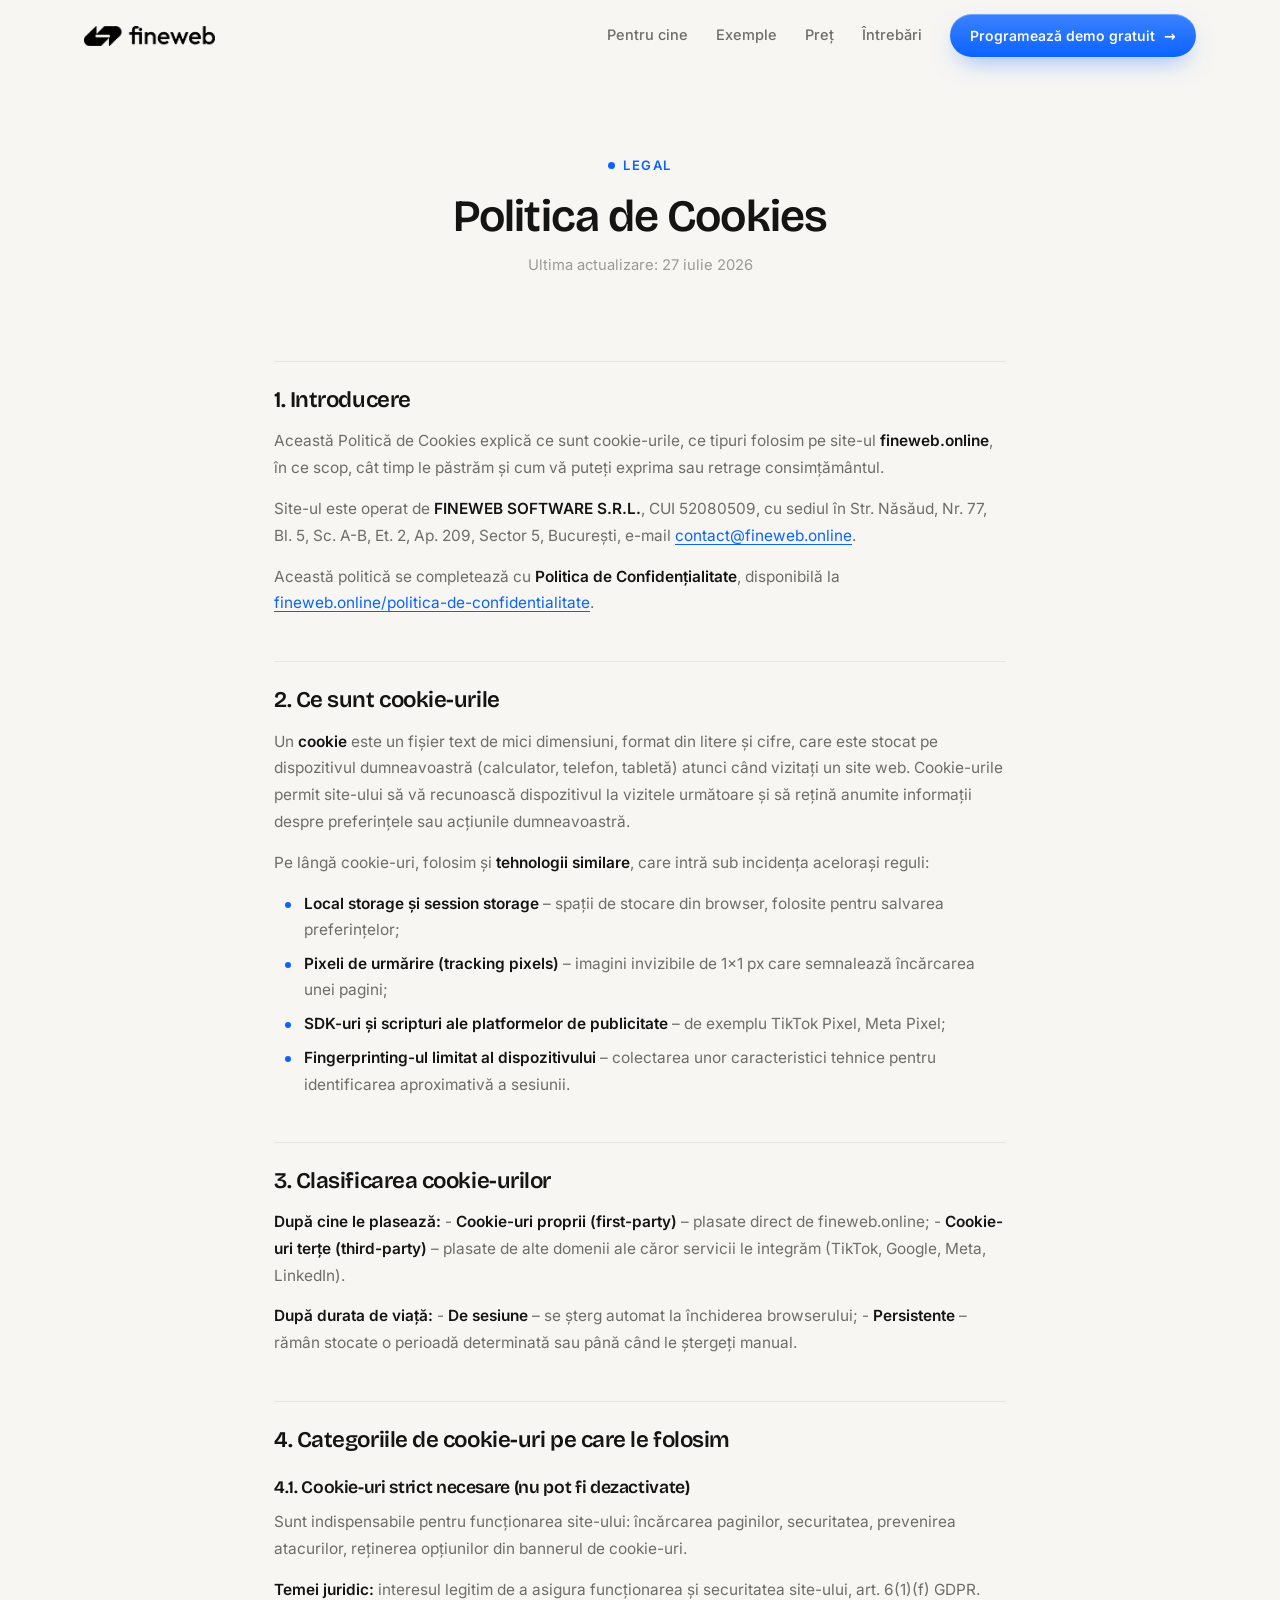
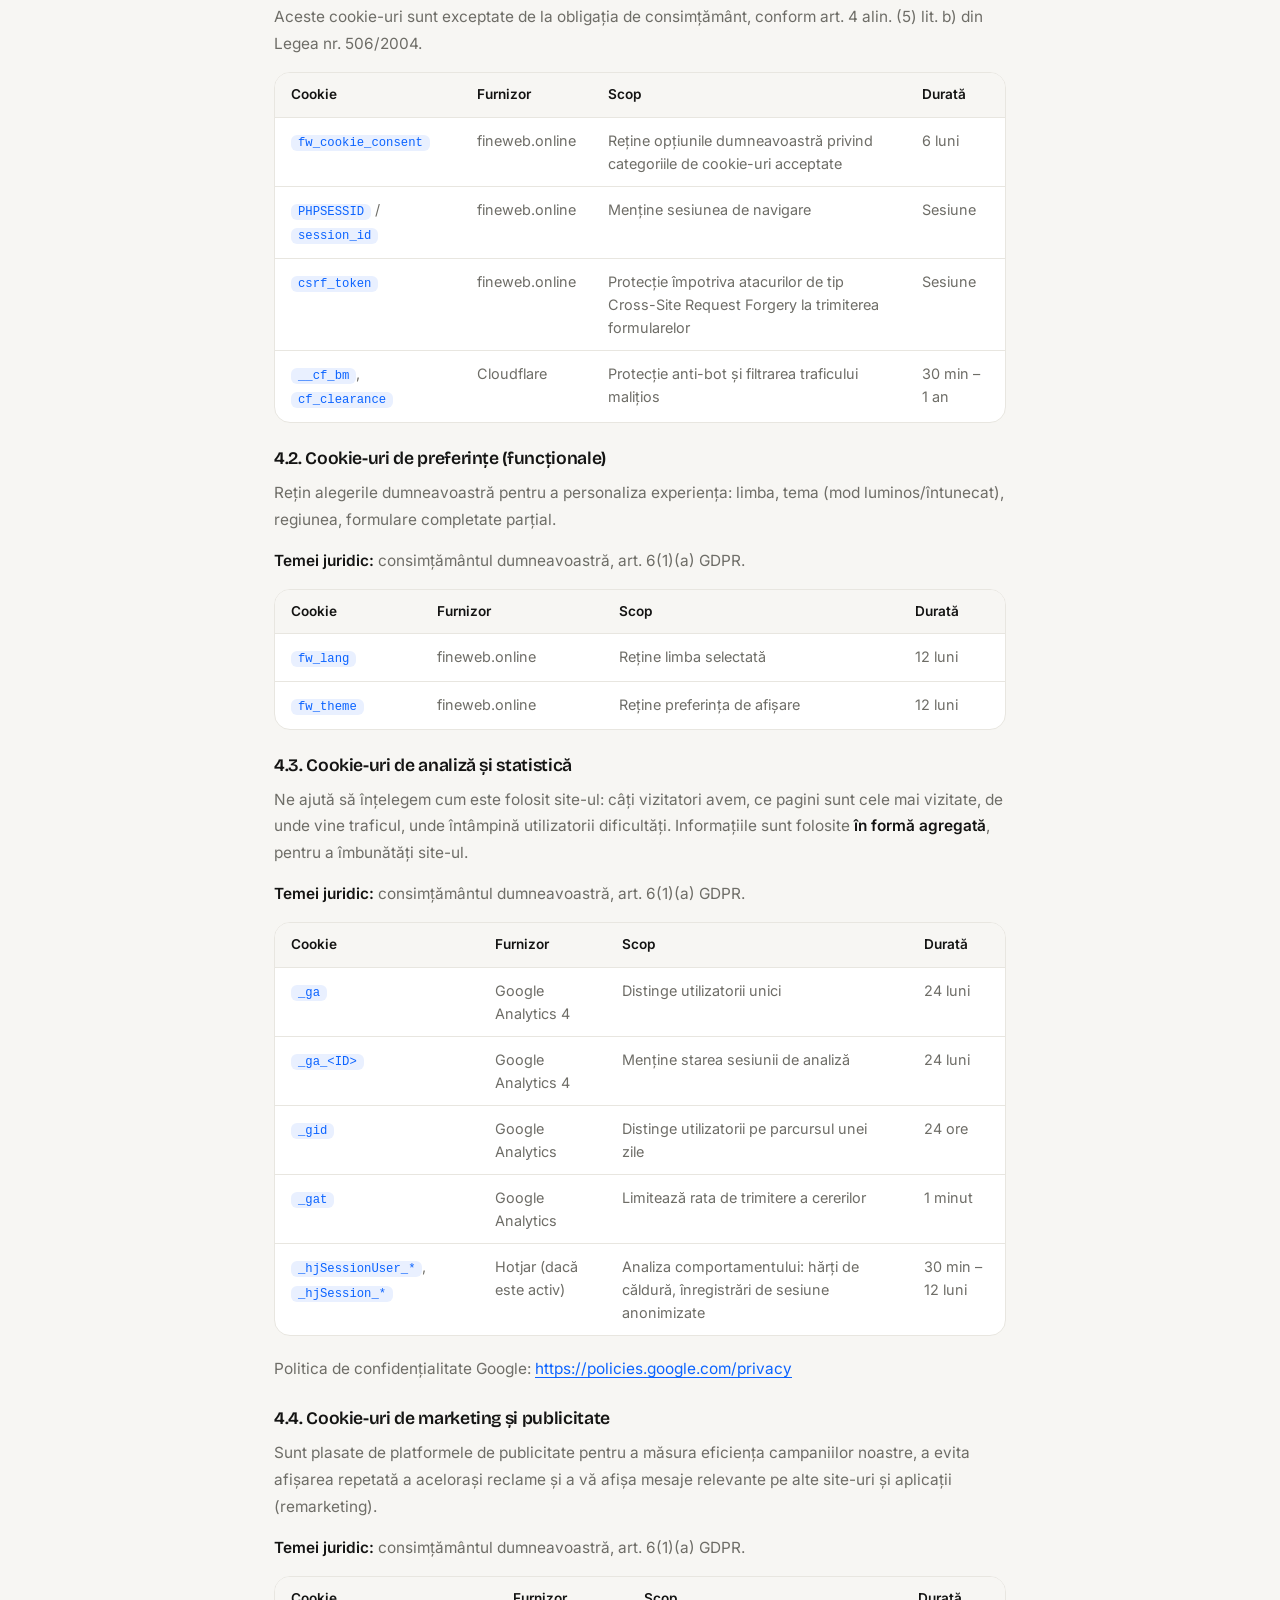
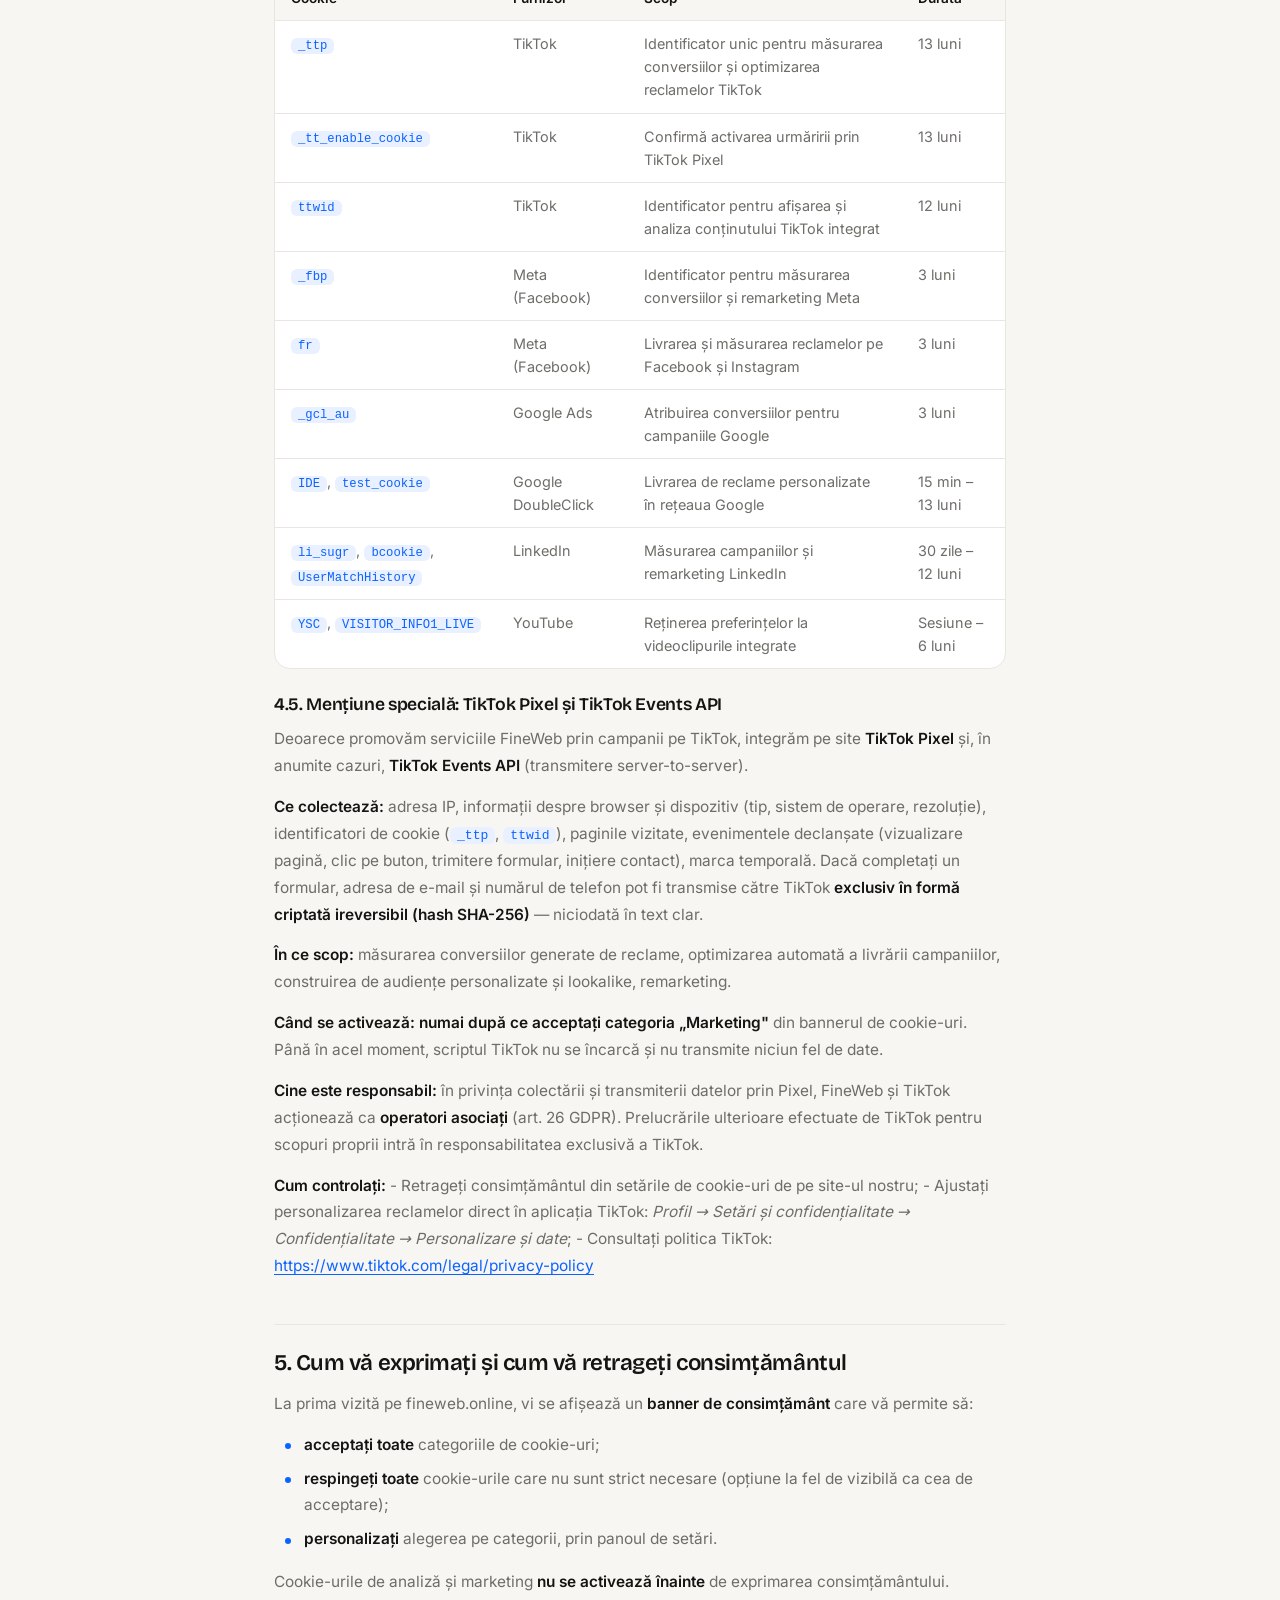
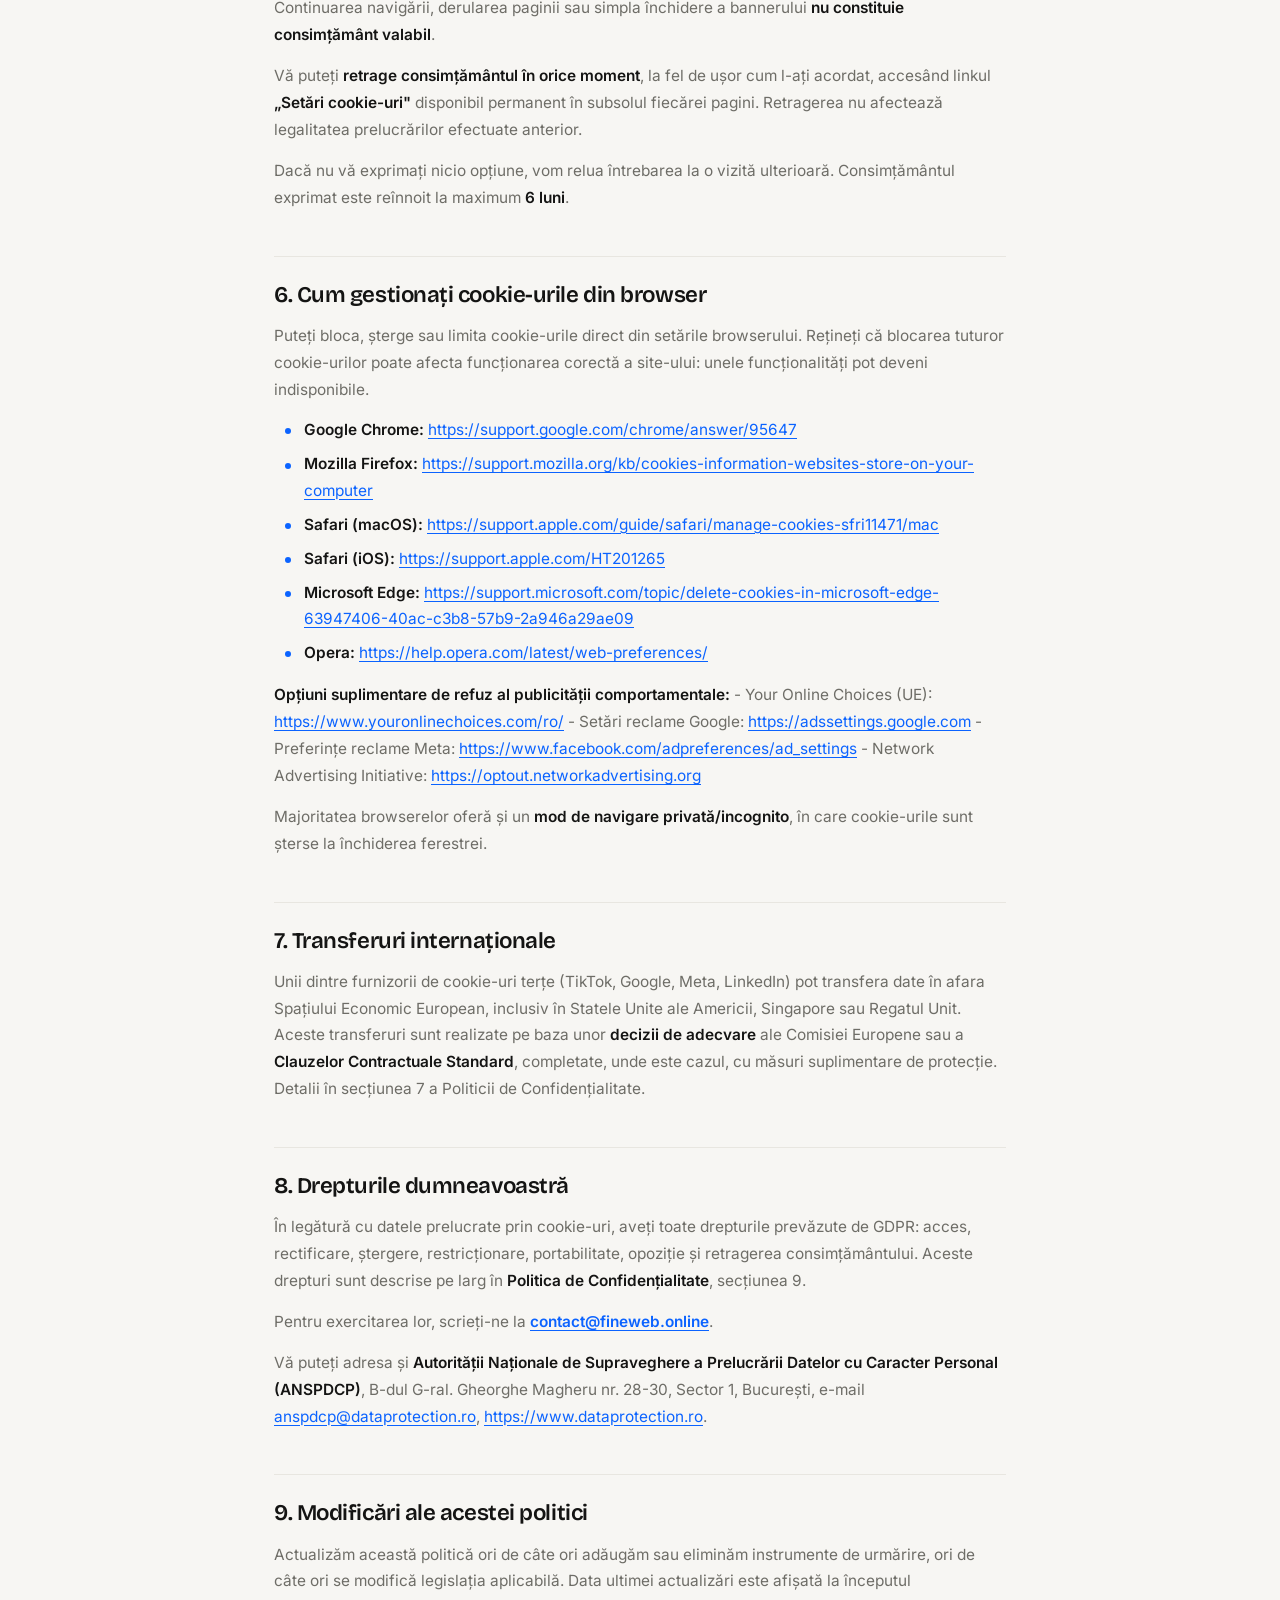
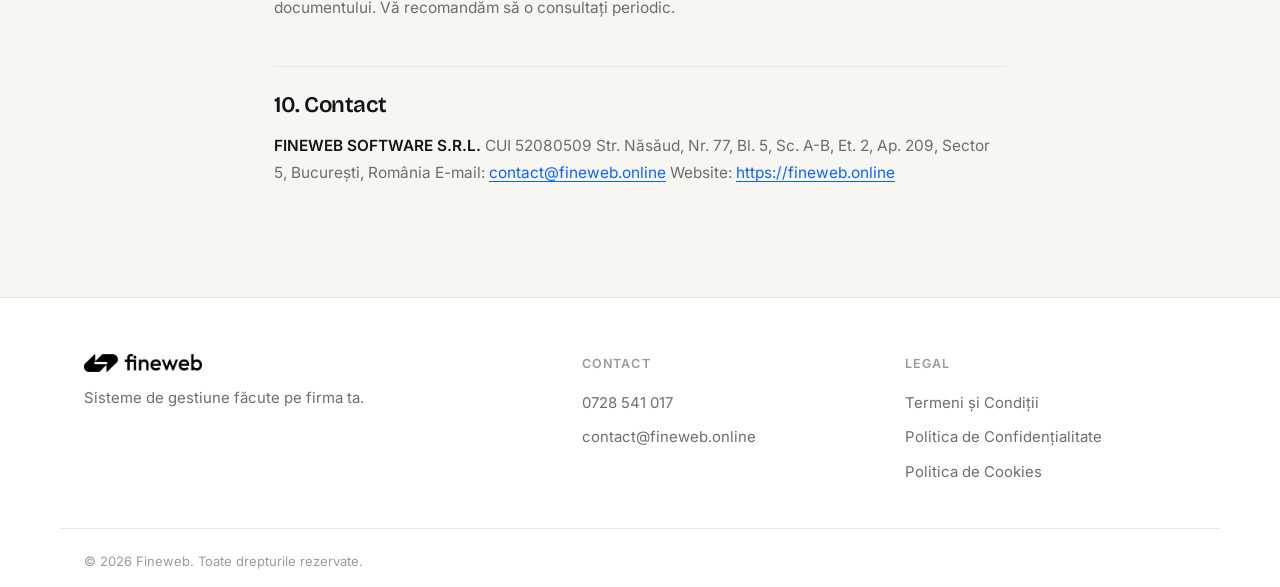
<file: politica-cookies.html>
<!doctype html>
<html lang="ro">
<head>
<meta charset="UTF-8">
<meta name="viewport" content="width=device-width, initial-scale=1">
<title>Politica de Cookies — Fineweb</title>
<meta name="description" content="Ce cookie-uri folosește site-ul Fineweb, în ce scop și cum îți poți gestiona consimțământul.">
<meta property="og:type" content="website">
<meta property="og:site_name" content="Fineweb">
<meta property="og:locale" content="ro_RO">
<meta property="og:title" content="Politica de Cookies — Fineweb">
<meta property="og:description" content="Ce cookie-uri folosește site-ul Fineweb, în ce scop și cum îți poți gestiona consimțământul.">
<meta property="og:url" content="https://fineweb.online/politica-cookies">
<meta property="og:image" content="https://fineweb.online/assets/img/og-image.jpg">
<meta name="twitter:card" content="summary_large_image">
<meta name="twitter:image" content="https://fineweb.online/assets/img/og-image.jpg">
<link rel="preload" href="assets/fonts/BricolageGrotesque-Variable.woff2" as="font" type="font/woff2" crossorigin>
<link rel="preload" href="assets/fonts/Inter-latin.woff2" as="font" type="font/woff2" crossorigin>
<link rel="stylesheet" href="assets/css/style.css">
<link rel="icon" type="image/png" href="assets/img/favicon.png">
</head>
<body>

<a class="skip-link" href="#main">Sari la conținut</a>

<header class="site-header scrolled" id="site-header">
  <div class="container nav-inner">
    <a class="logo" href="index.html" aria-label="Fineweb — acasă">
      <img src="assets/img/logo.png" alt="Fineweb" width="131" height="20">
    </a>
    <nav class="main-nav" id="main-nav">
      <a href="index.html#pentru-cine">Pentru cine</a>
      <a href="index.html#demo">Exemple</a>
      <a href="index.html#pret">Preț</a>
      <a href="index.html#faq">Întrebări</a>
      <a class="btn btn-primary btn-sm nav-cta" href="https://wa.me/40728541017?text=Bun%C4%83!%20A%C8%99%20vrea%20un%20demo%20gratuit%20pentru%20platforma%20de%20gestiune." target="_blank" rel="noopener">Programează demo gratuit</a>
    </nav>
    <button class="nav-toggle" id="nav-toggle" aria-expanded="false" aria-controls="main-nav" aria-label="Deschide meniul">
      <span></span><span></span>
    </button>
  </div>
</header>

<main id="main">
  <section class="legal-hero">
    <div class="container">
      <p class="kicker">Legal</p>
      <h1>Politica de Cookies</h1>
      <p class="legal-updated">Ultima actualizare: 27 iulie 2026</p>
    </div>
  </section>

  <article class="legal-content">
    <div class="container legal-container">
      <h2>1. Introducere</h2>
      <p>Această Politică de Cookies explică ce sunt cookie-urile, ce tipuri folosim pe site-ul <strong>fineweb.online</strong>, în ce scop, cât timp le păstrăm și cum vă puteți exprima sau retrage consimțământul.</p>
      <p>Site-ul este operat de <strong>FINEWEB SOFTWARE S.R.L.</strong>, CUI 52080509, cu sediul în Str. Năsăud, Nr. 77, Bl. 5, Sc. A-B, Et. 2, Ap. 209, Sector 5, București, e-mail <a href="mailto:contact@fineweb.online">contact@fineweb.online</a>.</p>
      <p>Această politică se completează cu <strong>Politica de Confidențialitate</strong>, disponibilă la <a href="politica-de-confidentialitate.html">fineweb.online/politica-de-confidentialitate</a>.</p>
      <h2>2. Ce sunt cookie-urile</h2>
      <p>Un <strong>cookie</strong> este un fișier text de mici dimensiuni, format din litere și cifre, care este stocat pe dispozitivul dumneavoastră (calculator, telefon, tabletă) atunci când vizitați un site web. Cookie-urile permit site-ului să vă recunoască dispozitivul la vizitele următoare și să rețină anumite informații despre preferințele sau acțiunile dumneavoastră.</p>
      <p>Pe lângă cookie-uri, folosim și <strong>tehnologii similare</strong>, care intră sub incidența acelorași reguli:</p>
      <ul>
      <li><strong>Local storage și session storage</strong> – spații de stocare din browser, folosite pentru salvarea preferințelor;</li>
      <li><strong>Pixeli de urmărire (tracking pixels)</strong> – imagini invizibile de 1×1 px care semnalează încărcarea unei pagini;</li>
      <li><strong>SDK-uri și scripturi ale platformelor de publicitate</strong> – de exemplu TikTok Pixel, Meta Pixel;</li>
      <li><strong>Fingerprinting-ul limitat al dispozitivului</strong> – colectarea unor caracteristici tehnice pentru identificarea aproximativă a sesiunii.</li>
      </ul>
      <h2>3. Clasificarea cookie-urilor</h2>
      <p><strong>După cine le plasează:</strong>
      - <strong>Cookie-uri proprii (first-party)</strong> – plasate direct de fineweb.online;
      - <strong>Cookie-uri terțe (third-party)</strong> – plasate de alte domenii ale căror servicii le integrăm (TikTok, Google, Meta, LinkedIn).</p>
      <p><strong>După durata de viață:</strong>
      - <strong>De sesiune</strong> – se șterg automat la închiderea browserului;
      - <strong>Persistente</strong> – rămân stocate o perioadă determinată sau până când le ștergeți manual.</p>
      <h2>4. Categoriile de cookie-uri pe care le folosim</h2>
      <h3>4.1. Cookie-uri strict necesare (nu pot fi dezactivate)</h3>
      <p>Sunt indispensabile pentru funcționarea site-ului: încărcarea paginilor, securitatea, prevenirea atacurilor, reținerea opțiunilor din bannerul de cookie-uri.</p>
      <p><strong>Temei juridic:</strong> interesul legitim de a asigura funcționarea și securitatea site-ului, art. 6(1)(f) GDPR. Aceste cookie-uri sunt exceptate de la obligația de consimțământ, conform art. 4 alin. (5) lit. b) din Legea nr. 506/2004.</p>
      <div class="table-wrap"><table>
      <thead>
      <tr>
      <th>Cookie</th>
      <th>Furnizor</th>
      <th>Scop</th>
      <th>Durată</th>
      </tr>
      </thead>
      <tbody>
      <tr>
      <td><code>fw_cookie_consent</code></td>
      <td>fineweb.online</td>
      <td>Reține opțiunile dumneavoastră privind categoriile de cookie-uri acceptate</td>
      <td>6 luni</td>
      </tr>
      <tr>
      <td><code>PHPSESSID</code> / <code>session_id</code></td>
      <td>fineweb.online</td>
      <td>Menține sesiunea de navigare</td>
      <td>Sesiune</td>
      </tr>
      <tr>
      <td><code>csrf_token</code></td>
      <td>fineweb.online</td>
      <td>Protecție împotriva atacurilor de tip Cross-Site Request Forgery la trimiterea formularelor</td>
      <td>Sesiune</td>
      </tr>
      <tr>
      <td><code>__cf_bm</code>, <code>cf_clearance</code></td>
      <td>Cloudflare</td>
      <td>Protecție anti-bot și filtrarea traficului malițios</td>
      <td>30 min – 1 an</td>
      </tr>
      </tbody>
      </table></div>
      <h3>4.2. Cookie-uri de preferințe (funcționale)</h3>
      <p>Rețin alegerile dumneavoastră pentru a personaliza experiența: limba, tema (mod luminos/întunecat), regiunea, formulare completate parțial.</p>
      <p><strong>Temei juridic:</strong> consimțământul dumneavoastră, art. 6(1)(a) GDPR.</p>
      <div class="table-wrap"><table>
      <thead>
      <tr>
      <th>Cookie</th>
      <th>Furnizor</th>
      <th>Scop</th>
      <th>Durată</th>
      </tr>
      </thead>
      <tbody>
      <tr>
      <td><code>fw_lang</code></td>
      <td>fineweb.online</td>
      <td>Reține limba selectată</td>
      <td>12 luni</td>
      </tr>
      <tr>
      <td><code>fw_theme</code></td>
      <td>fineweb.online</td>
      <td>Reține preferința de afișare</td>
      <td>12 luni</td>
      </tr>
      </tbody>
      </table></div>
      <h3>4.3. Cookie-uri de analiză și statistică</h3>
      <p>Ne ajută să înțelegem cum este folosit site-ul: câți vizitatori avem, ce pagini sunt cele mai vizitate, de unde vine traficul, unde întâmpină utilizatorii dificultăți. Informațiile sunt folosite <strong>în formă agregată</strong>, pentru a îmbunătăți site-ul.</p>
      <p><strong>Temei juridic:</strong> consimțământul dumneavoastră, art. 6(1)(a) GDPR.</p>
      <div class="table-wrap"><table>
      <thead>
      <tr>
      <th>Cookie</th>
      <th>Furnizor</th>
      <th>Scop</th>
      <th>Durată</th>
      </tr>
      </thead>
      <tbody>
      <tr>
      <td><code>_ga</code></td>
      <td>Google Analytics 4</td>
      <td>Distinge utilizatorii unici</td>
      <td>24 luni</td>
      </tr>
      <tr>
      <td><code>_ga_&lt;ID&gt;</code></td>
      <td>Google Analytics 4</td>
      <td>Menține starea sesiunii de analiză</td>
      <td>24 luni</td>
      </tr>
      <tr>
      <td><code>_gid</code></td>
      <td>Google Analytics</td>
      <td>Distinge utilizatorii pe parcursul unei zile</td>
      <td>24 ore</td>
      </tr>
      <tr>
      <td><code>_gat</code></td>
      <td>Google Analytics</td>
      <td>Limitează rata de trimitere a cererilor</td>
      <td>1 minut</td>
      </tr>
      <tr>
      <td><code>_hjSessionUser_*</code>, <code>_hjSession_*</code></td>
      <td>Hotjar (dacă este activ)</td>
      <td>Analiza comportamentului: hărți de căldură, înregistrări de sesiune anonimizate</td>
      <td>30 min – 12 luni</td>
      </tr>
      </tbody>
      </table></div>
      <p>Politica de confidențialitate Google: <a href="https://policies.google.com/privacy" target="_blank" rel="noopener">https://policies.google.com/privacy</a></p>
      <h3>4.4. Cookie-uri de marketing și publicitate</h3>
      <p>Sunt plasate de platformele de publicitate pentru a măsura eficiența campaniilor noastre, a evita afișarea repetată a acelorași reclame și a vă afișa mesaje relevante pe alte site-uri și aplicații (remarketing).</p>
      <p><strong>Temei juridic:</strong> consimțământul dumneavoastră, art. 6(1)(a) GDPR.</p>
      <div class="table-wrap"><table>
      <thead>
      <tr>
      <th>Cookie</th>
      <th>Furnizor</th>
      <th>Scop</th>
      <th>Durată</th>
      </tr>
      </thead>
      <tbody>
      <tr>
      <td><code>_ttp</code></td>
      <td>TikTok</td>
      <td>Identificator unic pentru măsurarea conversiilor și optimizarea reclamelor TikTok</td>
      <td>13 luni</td>
      </tr>
      <tr>
      <td><code>_tt_enable_cookie</code></td>
      <td>TikTok</td>
      <td>Confirmă activarea urmăririi prin TikTok Pixel</td>
      <td>13 luni</td>
      </tr>
      <tr>
      <td><code>ttwid</code></td>
      <td>TikTok</td>
      <td>Identificator pentru afișarea și analiza conținutului TikTok integrat</td>
      <td>12 luni</td>
      </tr>
      <tr>
      <td><code>_fbp</code></td>
      <td>Meta (Facebook)</td>
      <td>Identificator pentru măsurarea conversiilor și remarketing Meta</td>
      <td>3 luni</td>
      </tr>
      <tr>
      <td><code>fr</code></td>
      <td>Meta (Facebook)</td>
      <td>Livrarea și măsurarea reclamelor pe Facebook și Instagram</td>
      <td>3 luni</td>
      </tr>
      <tr>
      <td><code>_gcl_au</code></td>
      <td>Google Ads</td>
      <td>Atribuirea conversiilor pentru campaniile Google</td>
      <td>3 luni</td>
      </tr>
      <tr>
      <td><code>IDE</code>, <code>test_cookie</code></td>
      <td>Google DoubleClick</td>
      <td>Livrarea de reclame personalizate în rețeaua Google</td>
      <td>15 min – 13 luni</td>
      </tr>
      <tr>
      <td><code>li_sugr</code>, <code>bcookie</code>, <code>UserMatchHistory</code></td>
      <td>LinkedIn</td>
      <td>Măsurarea campaniilor și remarketing LinkedIn</td>
      <td>30 zile – 12 luni</td>
      </tr>
      <tr>
      <td><code>YSC</code>, <code>VISITOR_INFO1_LIVE</code></td>
      <td>YouTube</td>
      <td>Reținerea preferințelor la videoclipurile integrate</td>
      <td>Sesiune – 6 luni</td>
      </tr>
      </tbody>
      </table></div>
      <h3>4.5. Mențiune specială: TikTok Pixel și TikTok Events API</h3>
      <p>Deoarece promovăm serviciile FineWeb prin campanii pe TikTok, integrăm pe site <strong>TikTok Pixel</strong> și, în anumite cazuri, <strong>TikTok Events API</strong> (transmitere server-to-server).</p>
      <p><strong>Ce colectează:</strong> adresa IP, informații despre browser și dispozitiv (tip, sistem de operare, rezoluție), identificatori de cookie (<code>_ttp</code>, <code>ttwid</code>), paginile vizitate, evenimentele declanșate (vizualizare pagină, clic pe buton, trimitere formular, inițiere contact), marca temporală. Dacă completați un formular, adresa de e-mail și numărul de telefon pot fi transmise către TikTok <strong>exclusiv în formă criptată ireversibil (hash SHA-256)</strong> — niciodată în text clar.</p>
      <p><strong>În ce scop:</strong> măsurarea conversiilor generate de reclame, optimizarea automată a livrării campaniilor, construirea de audiențe personalizate și lookalike, remarketing.</p>
      <p><strong>Când se activează:</strong> <strong>numai după ce acceptați categoria „Marketing"</strong> din bannerul de cookie-uri. Până în acel moment, scriptul TikTok nu se încarcă și nu transmite niciun fel de date.</p>
      <p><strong>Cine este responsabil:</strong> în privința colectării și transmiterii datelor prin Pixel, FineWeb și TikTok acționează ca <strong>operatori asociați</strong> (art. 26 GDPR). Prelucrările ulterioare efectuate de TikTok pentru scopuri proprii intră în responsabilitatea exclusivă a TikTok.</p>
      <p><strong>Cum controlați:</strong>
      - Retrageți consimțământul din setările de cookie-uri de pe site-ul nostru;
      - Ajustați personalizarea reclamelor direct în aplicația TikTok: <em>Profil → Setări și confidențialitate → Confidențialitate → Personalizare și date</em>;
      - Consultați politica TikTok: <a href="https://www.tiktok.com/legal/privacy-policy" target="_blank" rel="noopener">https://www.tiktok.com/legal/privacy-policy</a></p>
      <h2>5. Cum vă exprimați și cum vă retrageți consimțământul</h2>
      <p>La prima vizită pe fineweb.online, vi se afișează un <strong>banner de consimțământ</strong> care vă permite să:</p>
      <ul>
      <li><strong>acceptați toate</strong> categoriile de cookie-uri;</li>
      <li><strong>respingeți toate</strong> cookie-urile care nu sunt strict necesare (opțiune la fel de vizibilă ca cea de acceptare);</li>
      <li><strong>personalizați</strong> alegerea pe categorii, prin panoul de setări.</li>
      </ul>
      <p>Cookie-urile de analiză și marketing <strong>nu se activează înainte</strong> de exprimarea consimțământului. Continuarea navigării, derularea paginii sau simpla închidere a bannerului <strong>nu constituie consimțământ valabil</strong>.</p>
      <p>Vă puteți <strong>retrage consimțământul în orice moment</strong>, la fel de ușor cum l-ați acordat, accesând linkul <strong>„Setări cookie-uri"</strong> disponibil permanent în subsolul fiecărei pagini. Retragerea nu afectează legalitatea prelucrărilor efectuate anterior.</p>
      <p>Dacă nu vă exprimați nicio opțiune, vom relua întrebarea la o vizită ulterioară. Consimțământul exprimat este reînnoit la maximum <strong>6 luni</strong>.</p>
      <h2>6. Cum gestionați cookie-urile din browser</h2>
      <p>Puteți bloca, șterge sau limita cookie-urile direct din setările browserului. Rețineți că blocarea tuturor cookie-urilor poate afecta funcționarea corectă a site-ului: unele funcționalități pot deveni indisponibile.</p>
      <ul>
      <li><strong>Google Chrome:</strong> <a href="https://support.google.com/chrome/answer/95647" target="_blank" rel="noopener">https://support.google.com/chrome/answer/95647</a></li>
      <li><strong>Mozilla Firefox:</strong> <a href="https://support.mozilla.org/kb/cookies-information-websites-store-on-your-computer" target="_blank" rel="noopener">https://support.mozilla.org/kb/cookies-information-websites-store-on-your-computer</a></li>
      <li><strong>Safari (macOS):</strong> <a href="https://support.apple.com/guide/safari/manage-cookies-sfri11471/mac" target="_blank" rel="noopener">https://support.apple.com/guide/safari/manage-cookies-sfri11471/mac</a></li>
      <li><strong>Safari (iOS):</strong> <a href="https://support.apple.com/HT201265" target="_blank" rel="noopener">https://support.apple.com/HT201265</a></li>
      <li><strong>Microsoft Edge:</strong> <a href="https://support.microsoft.com/topic/delete-cookies-in-microsoft-edge-63947406-40ac-c3b8-57b9-2a946a29ae09" target="_blank" rel="noopener">https://support.microsoft.com/topic/delete-cookies-in-microsoft-edge-63947406-40ac-c3b8-57b9-2a946a29ae09</a></li>
      <li><strong>Opera:</strong> <a href="https://help.opera.com/latest/web-preferences/" target="_blank" rel="noopener">https://help.opera.com/latest/web-preferences/</a></li>
      </ul>
      <p><strong>Opțiuni suplimentare de refuz al publicității comportamentale:</strong>
      - Your Online Choices (UE): <a href="https://www.youronlinechoices.com/ro/" target="_blank" rel="noopener">https://www.youronlinechoices.com/ro/</a>
      - Setări reclame Google: <a href="https://adssettings.google.com" target="_blank" rel="noopener">https://adssettings.google.com</a>
      - Preferințe reclame Meta: <a href="https://www.facebook.com/adpreferences/ad_settings" target="_blank" rel="noopener">https://www.facebook.com/adpreferences/ad_settings</a>
      - Network Advertising Initiative: <a href="https://optout.networkadvertising.org" target="_blank" rel="noopener">https://optout.networkadvertising.org</a></p>
      <p>Majoritatea browserelor oferă și un <strong>mod de navigare privată/incognito</strong>, în care cookie-urile sunt șterse la închiderea ferestrei.</p>
      <h2>7. Transferuri internaționale</h2>
      <p>Unii dintre furnizorii de cookie-uri terțe (TikTok, Google, Meta, LinkedIn) pot transfera date în afara Spațiului Economic European, inclusiv în Statele Unite ale Americii, Singapore sau Regatul Unit. Aceste transferuri sunt realizate pe baza unor <strong>decizii de adecvare</strong> ale Comisiei Europene sau a <strong>Clauzelor Contractuale Standard</strong>, completate, unde este cazul, cu măsuri suplimentare de protecție. Detalii în secțiunea 7 a Politicii de Confidențialitate.</p>
      <h2>8. Drepturile dumneavoastră</h2>
      <p>În legătură cu datele prelucrate prin cookie-uri, aveți toate drepturile prevăzute de GDPR: acces, rectificare, ștergere, restricționare, portabilitate, opoziție și retragerea consimțământului. Aceste drepturi sunt descrise pe larg în <strong>Politica de Confidențialitate</strong>, secțiunea 9.</p>
      <p>Pentru exercitarea lor, scrieți-ne la <strong><a href="mailto:contact@fineweb.online">contact@fineweb.online</a></strong>.</p>
      <p>Vă puteți adresa și <strong>Autorității Naționale de Supraveghere a Prelucrării Datelor cu Caracter Personal (ANSPDCP)</strong>, B-dul G-ral. Gheorghe Magheru nr. 28-30, Sector 1, București, e-mail <a href="mailto:anspdcp@dataprotection.ro">anspdcp@dataprotection.ro</a>, <a href="https://www.dataprotection.ro" target="_blank" rel="noopener">https://www.dataprotection.ro</a>.</p>
      <h2>9. Modificări ale acestei politici</h2>
      <p>Actualizăm această politică ori de câte ori adăugăm sau eliminăm instrumente de urmărire, ori de câte ori se modifică legislația aplicabilă. Data ultimei actualizări este afișată la începutul documentului. Vă recomandăm să o consultați periodic.</p>
      <h2>10. Contact</h2>
      <p><strong>FINEWEB SOFTWARE S.R.L.</strong>
      CUI 52080509
      Str. Năsăud, Nr. 77, Bl. 5, Sc. A-B, Et. 2, Ap. 209, Sector 5, București, România
      E-mail: <a href="mailto:contact@fineweb.online">contact@fineweb.online</a>
      Website: <a href="https://fineweb.online" target="_blank" rel="noopener">https://fineweb.online</a></p>
    </div>
  </article>
</main>

<footer class="site-footer">
  <div class="container footer-inner">
    <div class="footer-brand">
      <a class="logo" href="index.html" aria-label="Fineweb — acasă">
        <img src="assets/img/logo.png" alt="Fineweb" width="118" height="18">
      </a>
      <p>Sisteme de gestiune făcute pe firma ta.</p>
    </div>
    <div class="footer-col">
      <h4>Contact</h4>
      <a href="tel:+40728541017">0728 541 017</a>
      <a href="mailto:contact@fineweb.online">contact@fineweb.online</a>
    </div>
    <nav class="footer-col" aria-label="Legal">
      <h4>Legal</h4>
      <a href="termeni-si-conditii.html">Termeni și Condiții</a>
      <a href="politica-de-confidentialitate.html">Politica de Confidențialitate</a>
      <a href="politica-cookies.html">Politica de Cookies</a>
    </nav>
  </div>
  <div class="container footer-bottom">
    <p>© 2026 Fineweb. Toate drepturile rezervate.</p>
  </div>
</footer>

<script src="assets/js/main.js"></script>
</body>
</html>
</file>
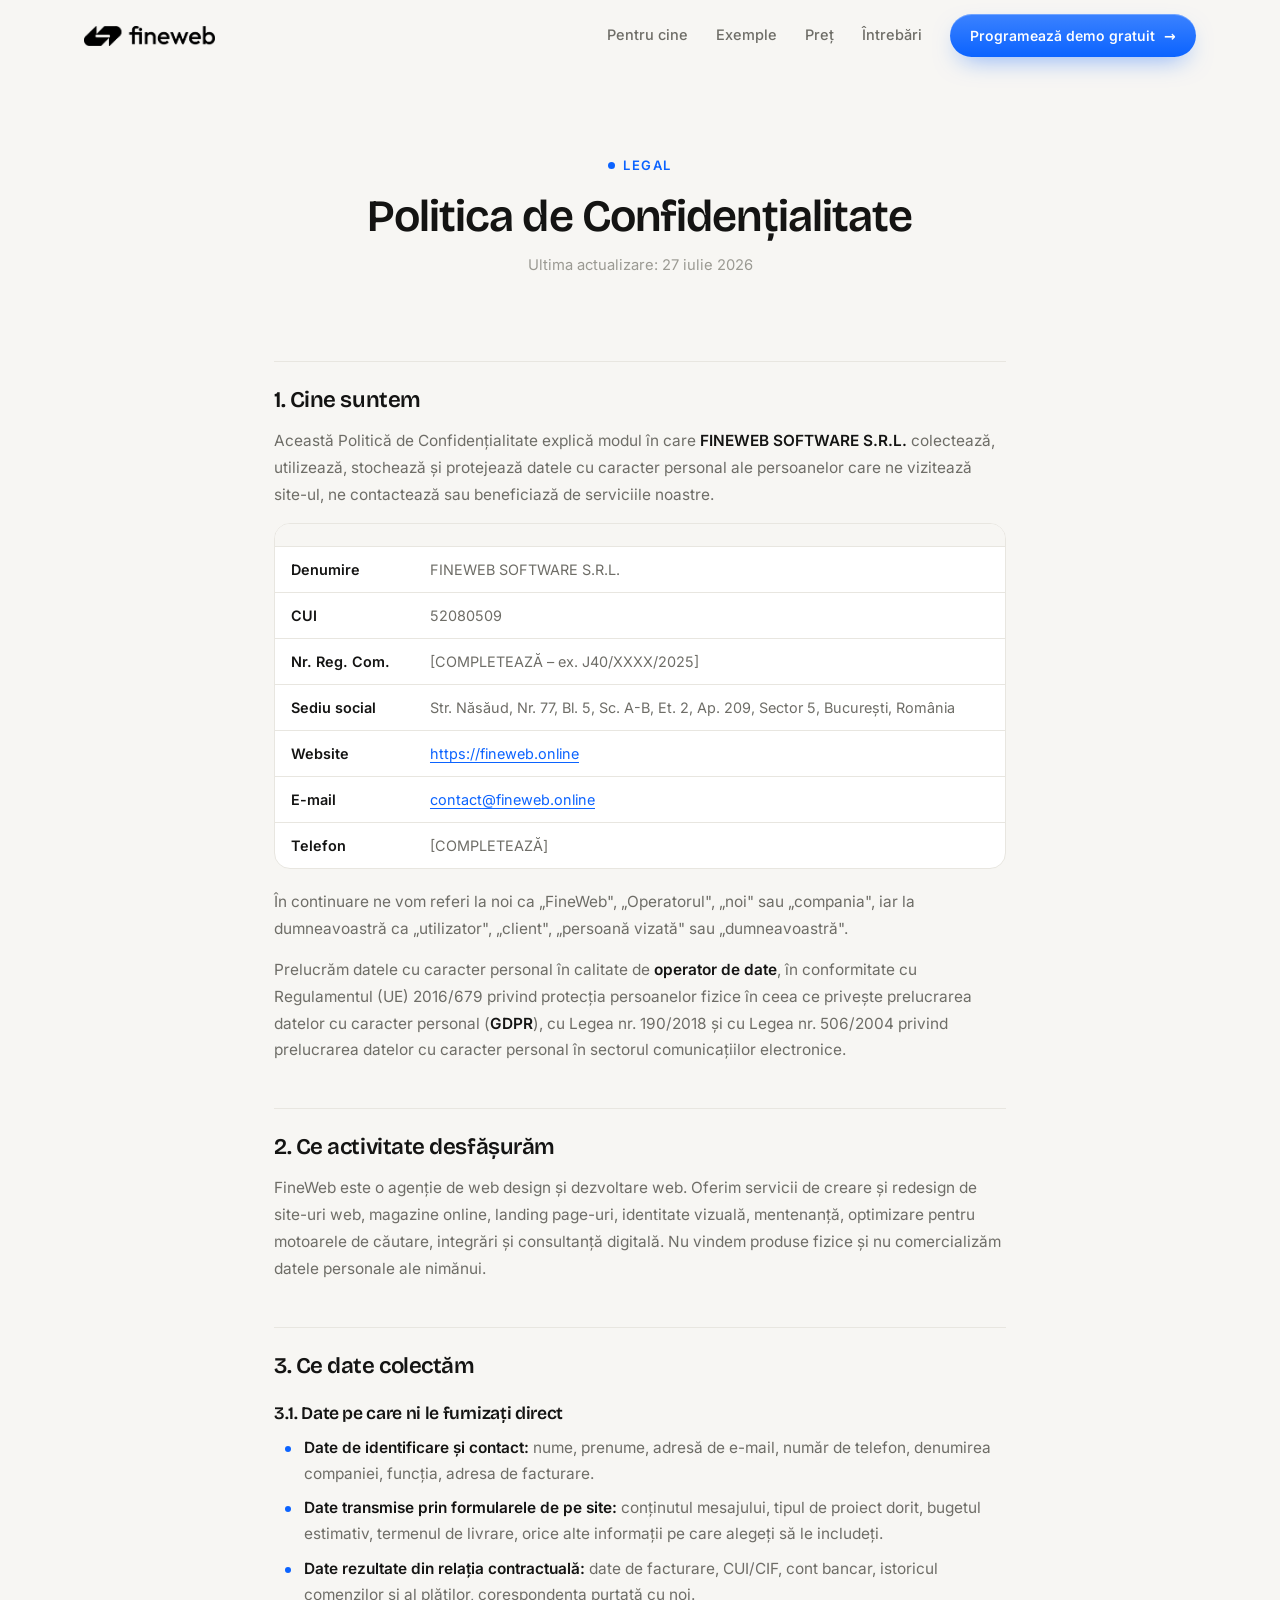
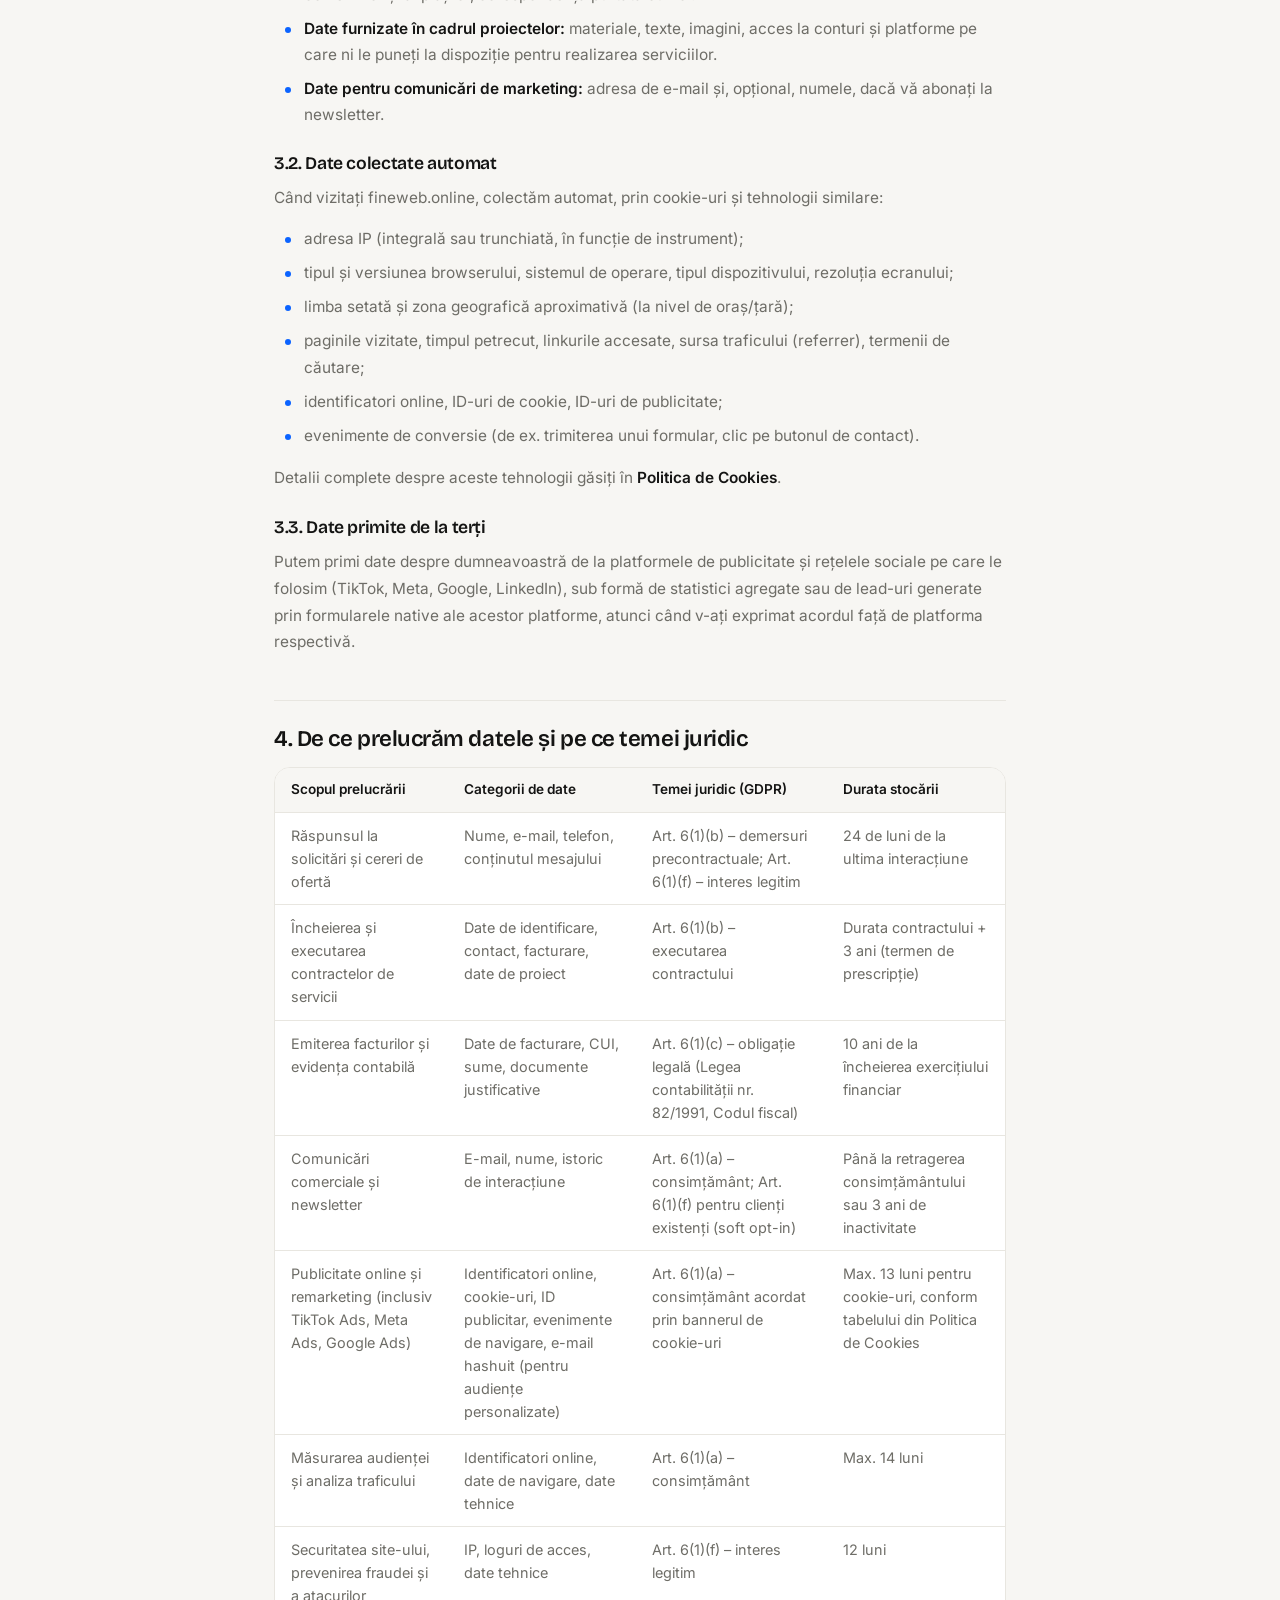
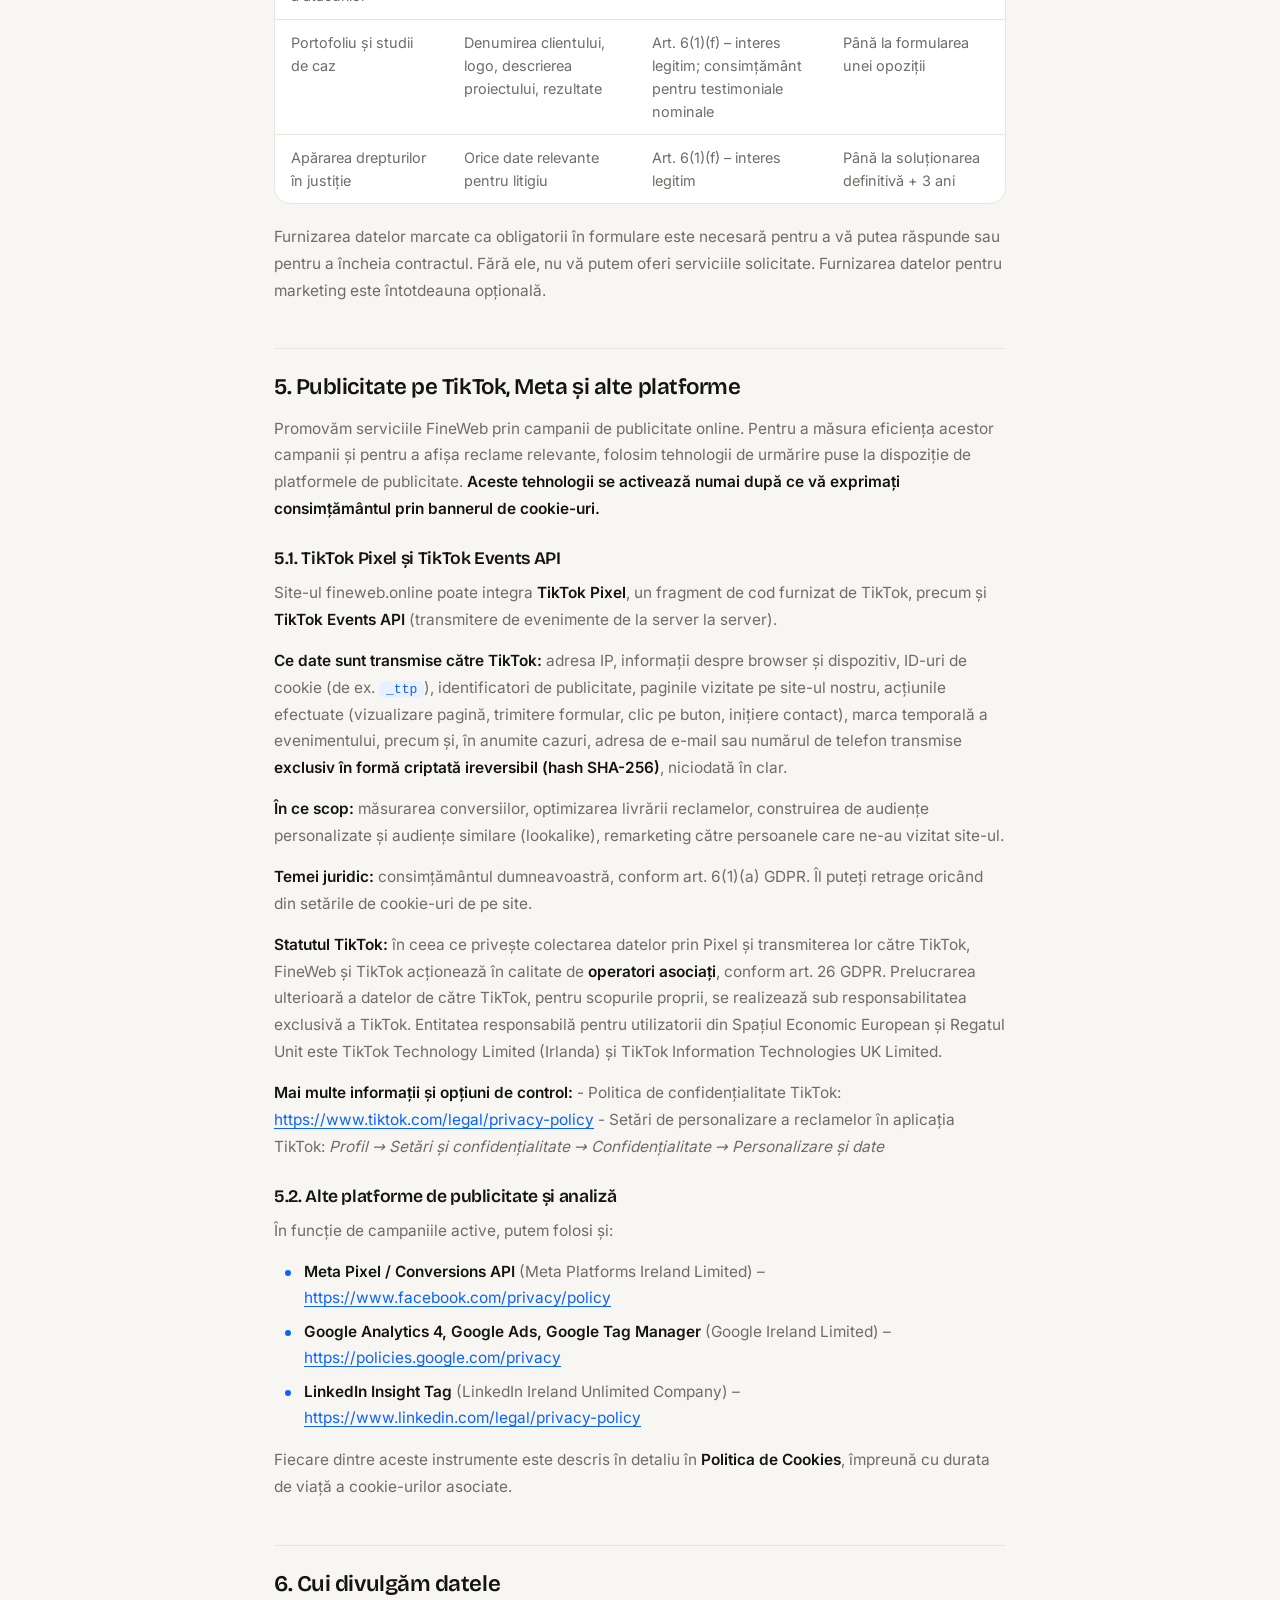
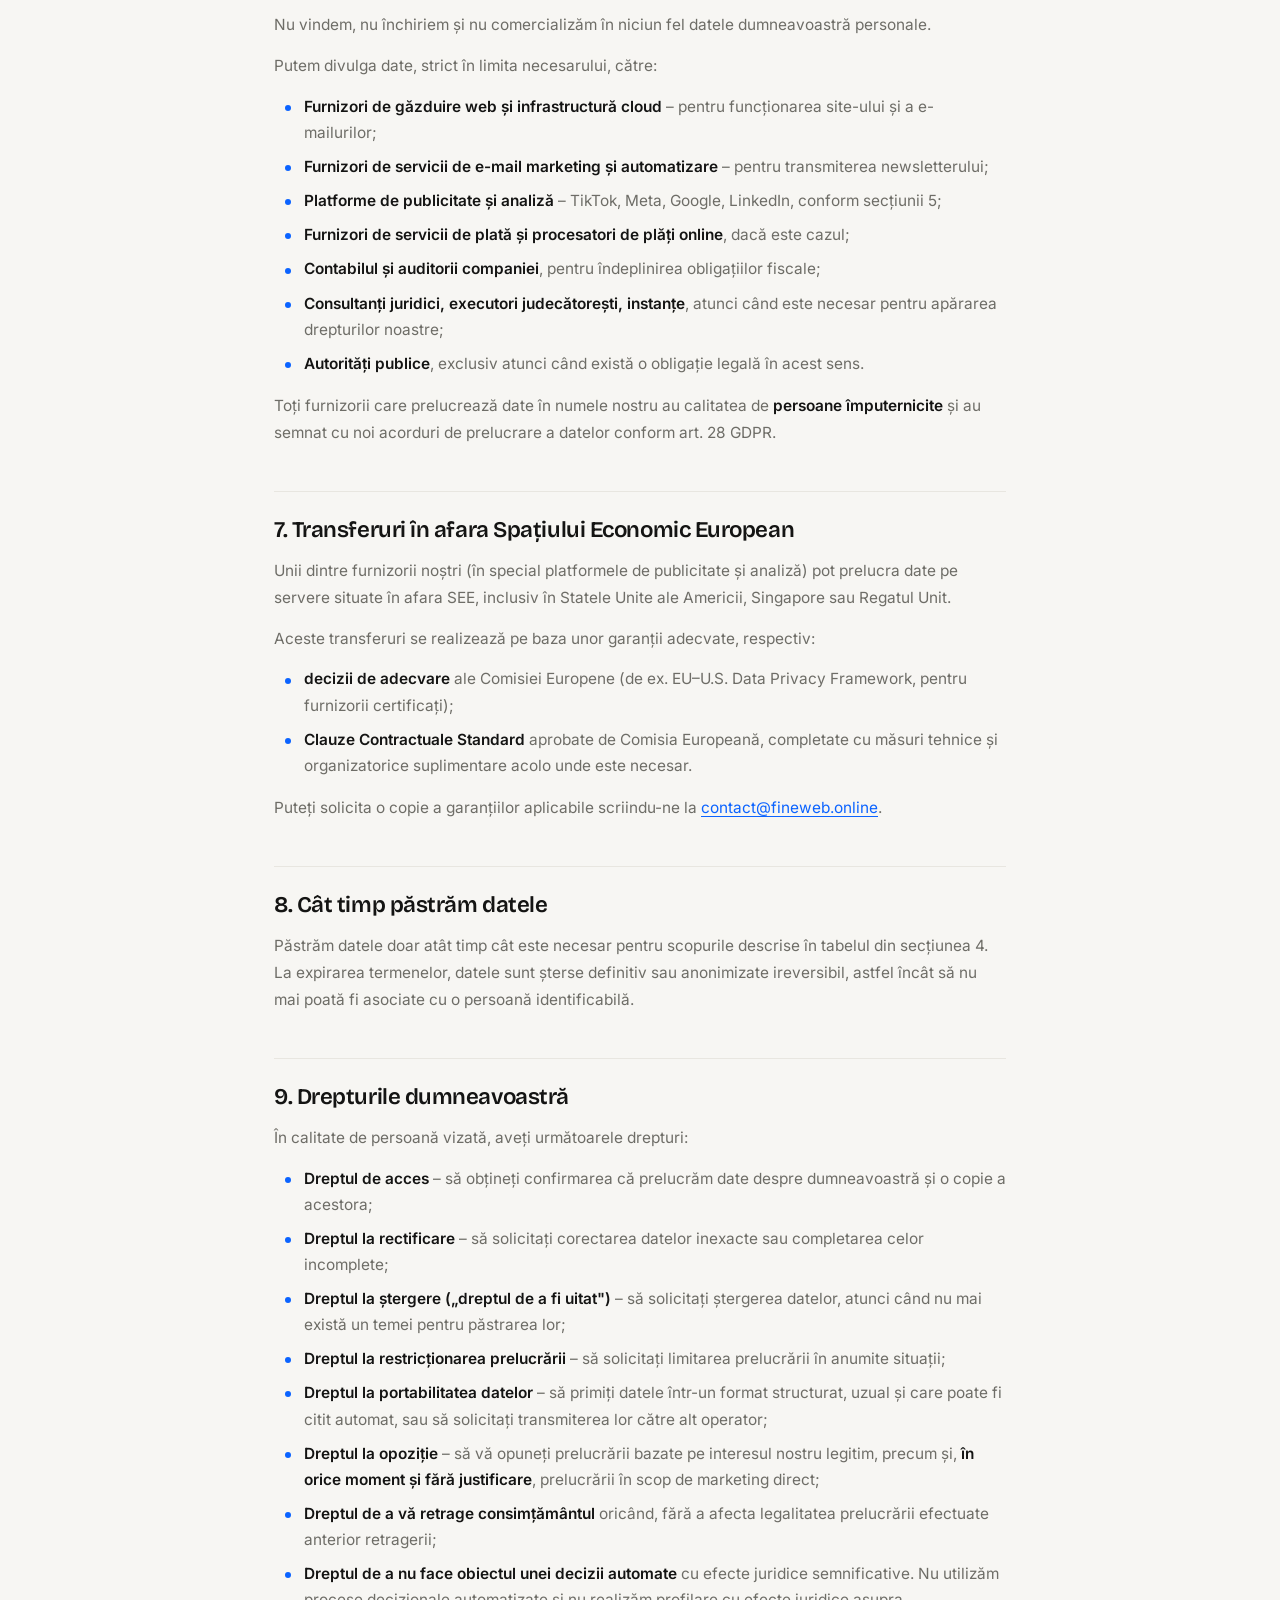
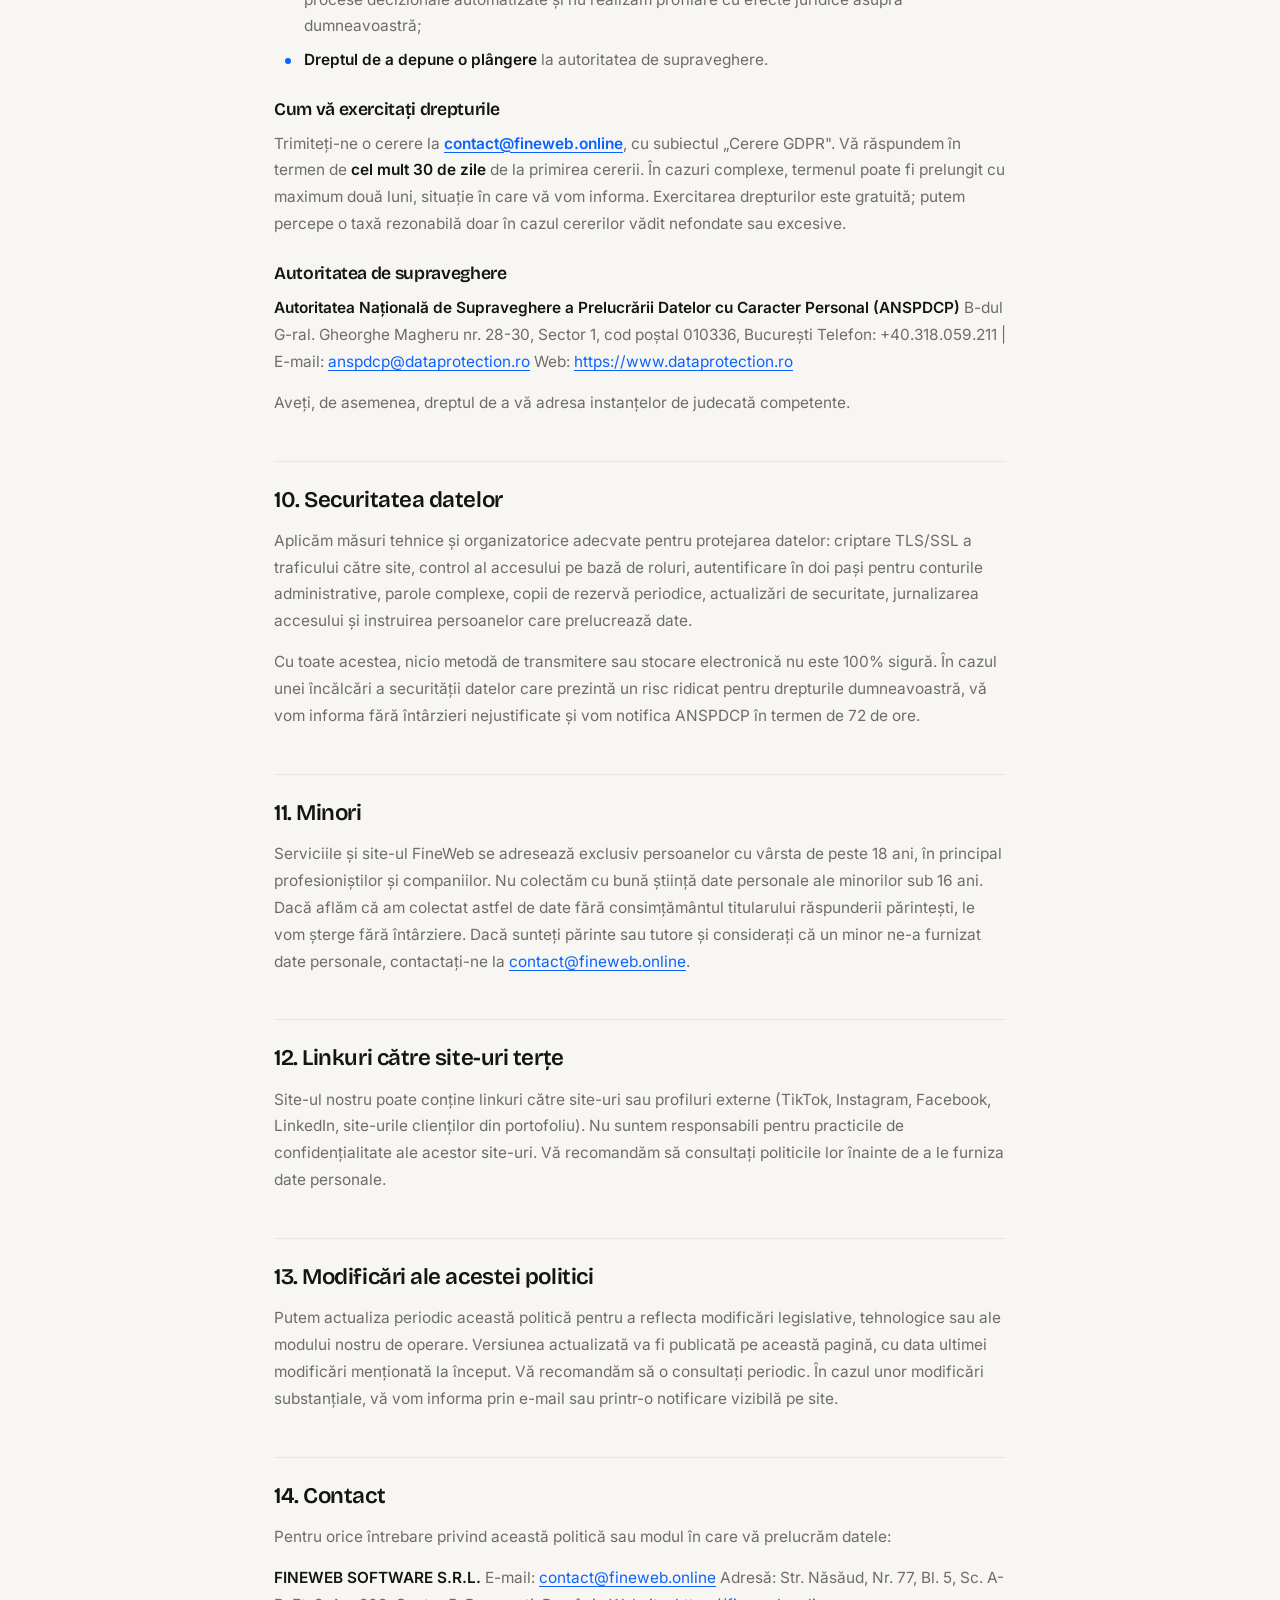
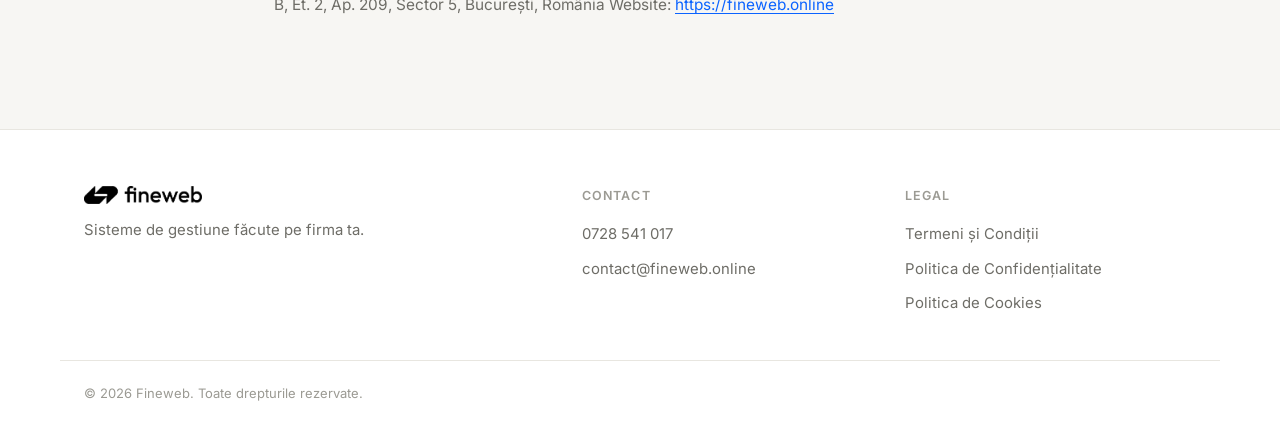
<file: politica-de-confidentialitate.html>
<!doctype html>
<html lang="ro">
<head>
<meta charset="UTF-8">
<meta name="viewport" content="width=device-width, initial-scale=1">
<title>Politica de Confidențialitate — Fineweb</title>
<meta name="description" content="Modul în care Fineweb colectează, utilizează și protejează datele cu caracter personal.">
<meta property="og:type" content="website">
<meta property="og:site_name" content="Fineweb">
<meta property="og:locale" content="ro_RO">
<meta property="og:title" content="Politica de Confidențialitate — Fineweb">
<meta property="og:description" content="Modul în care Fineweb colectează, utilizează și protejează datele cu caracter personal.">
<meta property="og:url" content="https://fineweb.online/politica-de-confidentialitate">
<meta property="og:image" content="https://fineweb.online/assets/img/og-image.jpg">
<meta name="twitter:card" content="summary_large_image">
<meta name="twitter:image" content="https://fineweb.online/assets/img/og-image.jpg">
<link rel="preload" href="assets/fonts/BricolageGrotesque-Variable.woff2" as="font" type="font/woff2" crossorigin>
<link rel="preload" href="assets/fonts/Inter-latin.woff2" as="font" type="font/woff2" crossorigin>
<link rel="stylesheet" href="assets/css/style.css">
<link rel="icon" type="image/png" href="assets/img/favicon.png">
</head>
<body>

<a class="skip-link" href="#main">Sari la conținut</a>

<header class="site-header scrolled" id="site-header">
  <div class="container nav-inner">
    <a class="logo" href="index.html" aria-label="Fineweb — acasă">
      <img src="assets/img/logo.png" alt="Fineweb" width="131" height="20">
    </a>
    <nav class="main-nav" id="main-nav">
      <a href="index.html#pentru-cine">Pentru cine</a>
      <a href="index.html#demo">Exemple</a>
      <a href="index.html#pret">Preț</a>
      <a href="index.html#faq">Întrebări</a>
      <a class="btn btn-primary btn-sm nav-cta" href="https://wa.me/40728541017?text=Bun%C4%83!%20A%C8%99%20vrea%20un%20demo%20gratuit%20pentru%20platforma%20de%20gestiune." target="_blank" rel="noopener">Programează demo gratuit</a>
    </nav>
    <button class="nav-toggle" id="nav-toggle" aria-expanded="false" aria-controls="main-nav" aria-label="Deschide meniul">
      <span></span><span></span>
    </button>
  </div>
</header>

<main id="main">
  <section class="legal-hero">
    <div class="container">
      <p class="kicker">Legal</p>
      <h1>Politica de Confidențialitate</h1>
      <p class="legal-updated">Ultima actualizare: 27 iulie 2026</p>
    </div>
  </section>

  <article class="legal-content">
    <div class="container legal-container">
      <h2>1. Cine suntem</h2>
      <p>Această Politică de Confidențialitate explică modul în care <strong>FINEWEB SOFTWARE S.R.L.</strong> colectează, utilizează, stochează și protejează datele cu caracter personal ale persoanelor care ne vizitează site-ul, ne contactează sau beneficiază de serviciile noastre.</p>
      <div class="table-wrap"><table>
      <thead>
      <tr>
      <th></th>
      <th></th>
      </tr>
      </thead>
      <tbody>
      <tr>
      <td><strong>Denumire</strong></td>
      <td>FINEWEB SOFTWARE S.R.L.</td>
      </tr>
      <tr>
      <td><strong>CUI</strong></td>
      <td>52080509</td>
      </tr>
      <tr>
      <td><strong>Nr. Reg. Com.</strong></td>
      <td>[COMPLETEAZĂ – ex. J40/XXXX/2025]</td>
      </tr>
      <tr>
      <td><strong>Sediu social</strong></td>
      <td>Str. Năsăud, Nr. 77, Bl. 5, Sc. A-B, Et. 2, Ap. 209, Sector 5, București, România</td>
      </tr>
      <tr>
      <td><strong>Website</strong></td>
      <td><a href="https://fineweb.online" target="_blank" rel="noopener">https://fineweb.online</a></td>
      </tr>
      <tr>
      <td><strong>E-mail</strong></td>
      <td><a href="mailto:contact@fineweb.online">contact@fineweb.online</a></td>
      </tr>
      <tr>
      <td><strong>Telefon</strong></td>
      <td>[COMPLETEAZĂ]</td>
      </tr>
      </tbody>
      </table></div>
      <p>În continuare ne vom referi la noi ca „FineWeb", „Operatorul", „noi" sau „compania", iar la dumneavoastră ca „utilizator", „client", „persoană vizată" sau „dumneavoastră".</p>
      <p>Prelucrăm datele cu caracter personal în calitate de <strong>operator de date</strong>, în conformitate cu Regulamentul (UE) 2016/679 privind protecția persoanelor fizice în ceea ce privește prelucrarea datelor cu caracter personal (<strong>GDPR</strong>), cu Legea nr. 190/2018 și cu Legea nr. 506/2004 privind prelucrarea datelor cu caracter personal în sectorul comunicațiilor electronice.</p>
      <h2>2. Ce activitate desfășurăm</h2>
      <p>FineWeb este o agenție de web design și dezvoltare web. Oferim servicii de creare și redesign de site-uri web, magazine online, landing page-uri, identitate vizuală, mentenanță, optimizare pentru motoarele de căutare, integrări și consultanță digitală. Nu vindem produse fizice și nu comercializăm datele personale ale nimănui.</p>
      <h2>3. Ce date colectăm</h2>
      <h3>3.1. Date pe care ni le furnizați direct</h3>
      <ul>
      <li><strong>Date de identificare și contact:</strong> nume, prenume, adresă de e-mail, număr de telefon, denumirea companiei, funcția, adresa de facturare.</li>
      <li><strong>Date transmise prin formularele de pe site:</strong> conținutul mesajului, tipul de proiect dorit, bugetul estimativ, termenul de livrare, orice alte informații pe care alegeți să le includeți.</li>
      <li><strong>Date rezultate din relația contractuală:</strong> date de facturare, CUI/CIF, cont bancar, istoricul comenzilor și al plăților, corespondența purtată cu noi.</li>
      <li><strong>Date furnizate în cadrul proiectelor:</strong> materiale, texte, imagini, acces la conturi și platforme pe care ni le puneți la dispoziție pentru realizarea serviciilor.</li>
      <li><strong>Date pentru comunicări de marketing:</strong> adresa de e-mail și, opțional, numele, dacă vă abonați la newsletter.</li>
      </ul>
      <h3>3.2. Date colectate automat</h3>
      <p>Când vizitați fineweb.online, colectăm automat, prin cookie-uri și tehnologii similare:</p>
      <ul>
      <li>adresa IP (integrală sau trunchiată, în funcție de instrument);</li>
      <li>tipul și versiunea browserului, sistemul de operare, tipul dispozitivului, rezoluția ecranului;</li>
      <li>limba setată și zona geografică aproximativă (la nivel de oraș/țară);</li>
      <li>paginile vizitate, timpul petrecut, linkurile accesate, sursa traficului (referrer), termenii de căutare;</li>
      <li>identificatori online, ID-uri de cookie, ID-uri de publicitate;</li>
      <li>evenimente de conversie (de ex. trimiterea unui formular, clic pe butonul de contact).</li>
      </ul>
      <p>Detalii complete despre aceste tehnologii găsiți în <strong>Politica de Cookies</strong>.</p>
      <h3>3.3. Date primite de la terți</h3>
      <p>Putem primi date despre dumneavoastră de la platformele de publicitate și rețelele sociale pe care le folosim (TikTok, Meta, Google, LinkedIn), sub formă de statistici agregate sau de lead-uri generate prin formularele native ale acestor platforme, atunci când v-ați exprimat acordul față de platforma respectivă.</p>
      <h2>4. De ce prelucrăm datele și pe ce temei juridic</h2>
      <div class="table-wrap"><table>
      <thead>
      <tr>
      <th>Scopul prelucrării</th>
      <th>Categorii de date</th>
      <th>Temei juridic (GDPR)</th>
      <th>Durata stocării</th>
      </tr>
      </thead>
      <tbody>
      <tr>
      <td>Răspunsul la solicitări și cereri de ofertă</td>
      <td>Nume, e-mail, telefon, conținutul mesajului</td>
      <td>Art. 6(1)(b) – demersuri precontractuale; Art. 6(1)(f) – interes legitim</td>
      <td>24 de luni de la ultima interacțiune</td>
      </tr>
      <tr>
      <td>Încheierea și executarea contractelor de servicii</td>
      <td>Date de identificare, contact, facturare, date de proiect</td>
      <td>Art. 6(1)(b) – executarea contractului</td>
      <td>Durata contractului + 3 ani (termen de prescripție)</td>
      </tr>
      <tr>
      <td>Emiterea facturilor și evidența contabilă</td>
      <td>Date de facturare, CUI, sume, documente justificative</td>
      <td>Art. 6(1)(c) – obligație legală (Legea contabilității nr. 82/1991, Codul fiscal)</td>
      <td>10 ani de la încheierea exercițiului financiar</td>
      </tr>
      <tr>
      <td>Comunicări comerciale și newsletter</td>
      <td>E-mail, nume, istoric de interacțiune</td>
      <td>Art. 6(1)(a) – consimțământ; Art. 6(1)(f) pentru clienți existenți (soft opt-in)</td>
      <td>Până la retragerea consimțământului sau 3 ani de inactivitate</td>
      </tr>
      <tr>
      <td>Publicitate online și remarketing (inclusiv TikTok Ads, Meta Ads, Google Ads)</td>
      <td>Identificatori online, cookie-uri, ID publicitar, evenimente de navigare, e-mail hashuit (pentru audiențe personalizate)</td>
      <td>Art. 6(1)(a) – consimțământ acordat prin bannerul de cookie-uri</td>
      <td>Max. 13 luni pentru cookie-uri, conform tabelului din Politica de Cookies</td>
      </tr>
      <tr>
      <td>Măsurarea audienței și analiza traficului</td>
      <td>Identificatori online, date de navigare, date tehnice</td>
      <td>Art. 6(1)(a) – consimțământ</td>
      <td>Max. 14 luni</td>
      </tr>
      <tr>
      <td>Securitatea site-ului, prevenirea fraudei și a atacurilor</td>
      <td>IP, loguri de acces, date tehnice</td>
      <td>Art. 6(1)(f) – interes legitim</td>
      <td>12 luni</td>
      </tr>
      <tr>
      <td>Portofoliu și studii de caz</td>
      <td>Denumirea clientului, logo, descrierea proiectului, rezultate</td>
      <td>Art. 6(1)(f) – interes legitim; consimțământ pentru testimoniale nominale</td>
      <td>Până la formularea unei opoziții</td>
      </tr>
      <tr>
      <td>Apărarea drepturilor în justiție</td>
      <td>Orice date relevante pentru litigiu</td>
      <td>Art. 6(1)(f) – interes legitim</td>
      <td>Până la soluționarea definitivă + 3 ani</td>
      </tr>
      </tbody>
      </table></div>
      <p>Furnizarea datelor marcate ca obligatorii în formulare este necesară pentru a vă putea răspunde sau pentru a încheia contractul. Fără ele, nu vă putem oferi serviciile solicitate. Furnizarea datelor pentru marketing este întotdeauna opțională.</p>
      <h2>5. Publicitate pe TikTok, Meta și alte platforme</h2>
      <p>Promovăm serviciile FineWeb prin campanii de publicitate online. Pentru a măsura eficiența acestor campanii și pentru a afișa reclame relevante, folosim tehnologii de urmărire puse la dispoziție de platformele de publicitate. <strong>Aceste tehnologii se activează numai după ce vă exprimați consimțământul prin bannerul de cookie-uri.</strong></p>
      <h3>5.1. TikTok Pixel și TikTok Events API</h3>
      <p>Site-ul fineweb.online poate integra <strong>TikTok Pixel</strong>, un fragment de cod furnizat de TikTok, precum și <strong>TikTok Events API</strong> (transmitere de evenimente de la server la server).</p>
      <p><strong>Ce date sunt transmise către TikTok:</strong> adresa IP, informații despre browser și dispozitiv, ID-uri de cookie (de ex. <code>_ttp</code>), identificatori de publicitate, paginile vizitate pe site-ul nostru, acțiunile efectuate (vizualizare pagină, trimitere formular, clic pe buton, inițiere contact), marca temporală a evenimentului, precum și, în anumite cazuri, adresa de e-mail sau numărul de telefon transmise <strong>exclusiv în formă criptată ireversibil (hash SHA-256)</strong>, niciodată în clar.</p>
      <p><strong>În ce scop:</strong> măsurarea conversiilor, optimizarea livrării reclamelor, construirea de audiențe personalizate și audiențe similare (lookalike), remarketing către persoanele care ne-au vizitat site-ul.</p>
      <p><strong>Temei juridic:</strong> consimțământul dumneavoastră, conform art. 6(1)(a) GDPR. Îl puteți retrage oricând din setările de cookie-uri de pe site.</p>
      <p><strong>Statutul TikTok:</strong> în ceea ce privește colectarea datelor prin Pixel și transmiterea lor către TikTok, FineWeb și TikTok acționează în calitate de <strong>operatori asociați</strong>, conform art. 26 GDPR. Prelucrarea ulterioară a datelor de către TikTok, pentru scopurile proprii, se realizează sub responsabilitatea exclusivă a TikTok. Entitatea responsabilă pentru utilizatorii din Spațiul Economic European și Regatul Unit este TikTok Technology Limited (Irlanda) și TikTok Information Technologies UK Limited.</p>
      <p><strong>Mai multe informații și opțiuni de control:</strong>
      - Politica de confidențialitate TikTok: <a href="https://www.tiktok.com/legal/privacy-policy" target="_blank" rel="noopener">https://www.tiktok.com/legal/privacy-policy</a>
      - Setări de personalizare a reclamelor în aplicația TikTok: <em>Profil → Setări și confidențialitate → Confidențialitate → Personalizare și date</em></p>
      <h3>5.2. Alte platforme de publicitate și analiză</h3>
      <p>În funcție de campaniile active, putem folosi și:</p>
      <ul>
      <li><strong>Meta Pixel / Conversions API</strong> (Meta Platforms Ireland Limited) – <a href="https://www.facebook.com/privacy/policy" target="_blank" rel="noopener">https://www.facebook.com/privacy/policy</a></li>
      <li><strong>Google Analytics 4, Google Ads, Google Tag Manager</strong> (Google Ireland Limited) – <a href="https://policies.google.com/privacy" target="_blank" rel="noopener">https://policies.google.com/privacy</a></li>
      <li><strong>LinkedIn Insight Tag</strong> (LinkedIn Ireland Unlimited Company) – <a href="https://www.linkedin.com/legal/privacy-policy" target="_blank" rel="noopener">https://www.linkedin.com/legal/privacy-policy</a></li>
      </ul>
      <p>Fiecare dintre aceste instrumente este descris în detaliu în <strong>Politica de Cookies</strong>, împreună cu durata de viață a cookie-urilor asociate.</p>
      <h2>6. Cui divulgăm datele</h2>
      <p>Nu vindem, nu închiriem și nu comercializăm în niciun fel datele dumneavoastră personale.</p>
      <p>Putem divulga date, strict în limita necesarului, către:</p>
      <ul>
      <li><strong>Furnizori de găzduire web și infrastructură cloud</strong> – pentru funcționarea site-ului și a e-mailurilor;</li>
      <li><strong>Furnizori de servicii de e-mail marketing și automatizare</strong> – pentru transmiterea newsletterului;</li>
      <li><strong>Platforme de publicitate și analiză</strong> – TikTok, Meta, Google, LinkedIn, conform secțiunii 5;</li>
      <li><strong>Furnizori de servicii de plată și procesatori de plăți online</strong>, dacă este cazul;</li>
      <li><strong>Contabilul și auditorii companiei</strong>, pentru îndeplinirea obligațiilor fiscale;</li>
      <li><strong>Consultanți juridici, executori judecătorești, instanțe</strong>, atunci când este necesar pentru apărarea drepturilor noastre;</li>
      <li><strong>Autorități publice</strong>, exclusiv atunci când există o obligație legală în acest sens.</li>
      </ul>
      <p>Toți furnizorii care prelucrează date în numele nostru au calitatea de <strong>persoane împuternicite</strong> și au semnat cu noi acorduri de prelucrare a datelor conform art. 28 GDPR.</p>
      <h2>7. Transferuri în afara Spațiului Economic European</h2>
      <p>Unii dintre furnizorii noștri (în special platformele de publicitate și analiză) pot prelucra date pe servere situate în afara SEE, inclusiv în Statele Unite ale Americii, Singapore sau Regatul Unit.</p>
      <p>Aceste transferuri se realizează pe baza unor garanții adecvate, respectiv:</p>
      <ul>
      <li><strong>decizii de adecvare</strong> ale Comisiei Europene (de ex. EU–U.S. Data Privacy Framework, pentru furnizorii certificați);</li>
      <li><strong>Clauze Contractuale Standard</strong> aprobate de Comisia Europeană, completate cu măsuri tehnice și organizatorice suplimentare acolo unde este necesar.</li>
      </ul>
      <p>Puteți solicita o copie a garanțiilor aplicabile scriindu-ne la <a href="mailto:contact@fineweb.online">contact@fineweb.online</a>.</p>
      <h2>8. Cât timp păstrăm datele</h2>
      <p>Păstrăm datele doar atât timp cât este necesar pentru scopurile descrise în tabelul din secțiunea 4. La expirarea termenelor, datele sunt șterse definitiv sau anonimizate ireversibil, astfel încât să nu mai poată fi asociate cu o persoană identificabilă.</p>
      <h2>9. Drepturile dumneavoastră</h2>
      <p>În calitate de persoană vizată, aveți următoarele drepturi:</p>
      <ul>
      <li><strong>Dreptul de acces</strong> – să obțineți confirmarea că prelucrăm date despre dumneavoastră și o copie a acestora;</li>
      <li><strong>Dreptul la rectificare</strong> – să solicitați corectarea datelor inexacte sau completarea celor incomplete;</li>
      <li><strong>Dreptul la ștergere („dreptul de a fi uitat")</strong> – să solicitați ștergerea datelor, atunci când nu mai există un temei pentru păstrarea lor;</li>
      <li><strong>Dreptul la restricționarea prelucrării</strong> – să solicitați limitarea prelucrării în anumite situații;</li>
      <li><strong>Dreptul la portabilitatea datelor</strong> – să primiți datele într-un format structurat, uzual și care poate fi citit automat, sau să solicitați transmiterea lor către alt operator;</li>
      <li><strong>Dreptul la opoziție</strong> – să vă opuneți prelucrării bazate pe interesul nostru legitim, precum și, <strong>în orice moment și fără justificare</strong>, prelucrării în scop de marketing direct;</li>
      <li><strong>Dreptul de a vă retrage consimțământul</strong> oricând, fără a afecta legalitatea prelucrării efectuate anterior retragerii;</li>
      <li><strong>Dreptul de a nu face obiectul unei decizii automate</strong> cu efecte juridice semnificative. Nu utilizăm procese decizionale automatizate și nu realizăm profilare cu efecte juridice asupra dumneavoastră;</li>
      <li><strong>Dreptul de a depune o plângere</strong> la autoritatea de supraveghere.</li>
      </ul>
      <h3>Cum vă exercitați drepturile</h3>
      <p>Trimiteți-ne o cerere la <strong><a href="mailto:contact@fineweb.online">contact@fineweb.online</a></strong>, cu subiectul „Cerere GDPR". Vă răspundem în termen de <strong>cel mult 30 de zile</strong> de la primirea cererii. În cazuri complexe, termenul poate fi prelungit cu maximum două luni, situație în care vă vom informa. Exercitarea drepturilor este gratuită; putem percepe o taxă rezonabilă doar în cazul cererilor vădit nefondate sau excesive.</p>
      <h3>Autoritatea de supraveghere</h3>
      <p><strong>Autoritatea Națională de Supraveghere a Prelucrării Datelor cu Caracter Personal (ANSPDCP)</strong>
      B-dul G-ral. Gheorghe Magheru nr. 28-30, Sector 1, cod poștal 010336, București
      Telefon: +40.318.059.211 | E-mail: <a href="mailto:anspdcp@dataprotection.ro">anspdcp@dataprotection.ro</a>
      Web: <a href="https://www.dataprotection.ro" target="_blank" rel="noopener">https://www.dataprotection.ro</a></p>
      <p>Aveți, de asemenea, dreptul de a vă adresa instanțelor de judecată competente.</p>
      <h2>10. Securitatea datelor</h2>
      <p>Aplicăm măsuri tehnice și organizatorice adecvate pentru protejarea datelor: criptare TLS/SSL a traficului către site, control al accesului pe bază de roluri, autentificare în doi pași pentru conturile administrative, parole complexe, copii de rezervă periodice, actualizări de securitate, jurnalizarea accesului și instruirea persoanelor care prelucrează date.</p>
      <p>Cu toate acestea, nicio metodă de transmitere sau stocare electronică nu este 100% sigură. În cazul unei încălcări a securității datelor care prezintă un risc ridicat pentru drepturile dumneavoastră, vă vom informa fără întârzieri nejustificate și vom notifica ANSPDCP în termen de 72 de ore.</p>
      <h2>11. Minori</h2>
      <p>Serviciile și site-ul FineWeb se adresează exclusiv persoanelor cu vârsta de peste 18 ani, în principal profesioniștilor și companiilor. Nu colectăm cu bună știință date personale ale minorilor sub 16 ani. Dacă aflăm că am colectat astfel de date fără consimțământul titularului răspunderii părintești, le vom șterge fără întârziere. Dacă sunteți părinte sau tutore și considerați că un minor ne-a furnizat date personale, contactați-ne la <a href="mailto:contact@fineweb.online">contact@fineweb.online</a>.</p>
      <h2>12. Linkuri către site-uri terțe</h2>
      <p>Site-ul nostru poate conține linkuri către site-uri sau profiluri externe (TikTok, Instagram, Facebook, LinkedIn, site-urile clienților din portofoliu). Nu suntem responsabili pentru practicile de confidențialitate ale acestor site-uri. Vă recomandăm să consultați politicile lor înainte de a le furniza date personale.</p>
      <h2>13. Modificări ale acestei politici</h2>
      <p>Putem actualiza periodic această politică pentru a reflecta modificări legislative, tehnologice sau ale modului nostru de operare. Versiunea actualizată va fi publicată pe această pagină, cu data ultimei modificări menționată la început. Vă recomandăm să o consultați periodic. În cazul unor modificări substanțiale, vă vom informa prin e-mail sau printr-o notificare vizibilă pe site.</p>
      <h2>14. Contact</h2>
      <p>Pentru orice întrebare privind această politică sau modul în care vă prelucrăm datele:</p>
      <p><strong>FINEWEB SOFTWARE S.R.L.</strong>
      E-mail: <a href="mailto:contact@fineweb.online">contact@fineweb.online</a>
      Adresă: Str. Năsăud, Nr. 77, Bl. 5, Sc. A-B, Et. 2, Ap. 209, Sector 5, București, România
      Website: <a href="https://fineweb.online" target="_blank" rel="noopener">https://fineweb.online</a></p>
    </div>
  </article>
</main>

<footer class="site-footer">
  <div class="container footer-inner">
    <div class="footer-brand">
      <a class="logo" href="index.html" aria-label="Fineweb — acasă">
        <img src="assets/img/logo.png" alt="Fineweb" width="118" height="18">
      </a>
      <p>Sisteme de gestiune făcute pe firma ta.</p>
    </div>
    <div class="footer-col">
      <h4>Contact</h4>
      <a href="tel:+40728541017">0728 541 017</a>
      <a href="mailto:contact@fineweb.online">contact@fineweb.online</a>
    </div>
    <nav class="footer-col" aria-label="Legal">
      <h4>Legal</h4>
      <a href="termeni-si-conditii.html">Termeni și Condiții</a>
      <a href="politica-de-confidentialitate.html">Politica de Confidențialitate</a>
      <a href="politica-cookies.html">Politica de Cookies</a>
    </nav>
  </div>
  <div class="container footer-bottom">
    <p>© 2026 Fineweb. Toate drepturile rezervate.</p>
  </div>
</footer>

<script src="assets/js/main.js"></script>
</body>
</html>
</file>
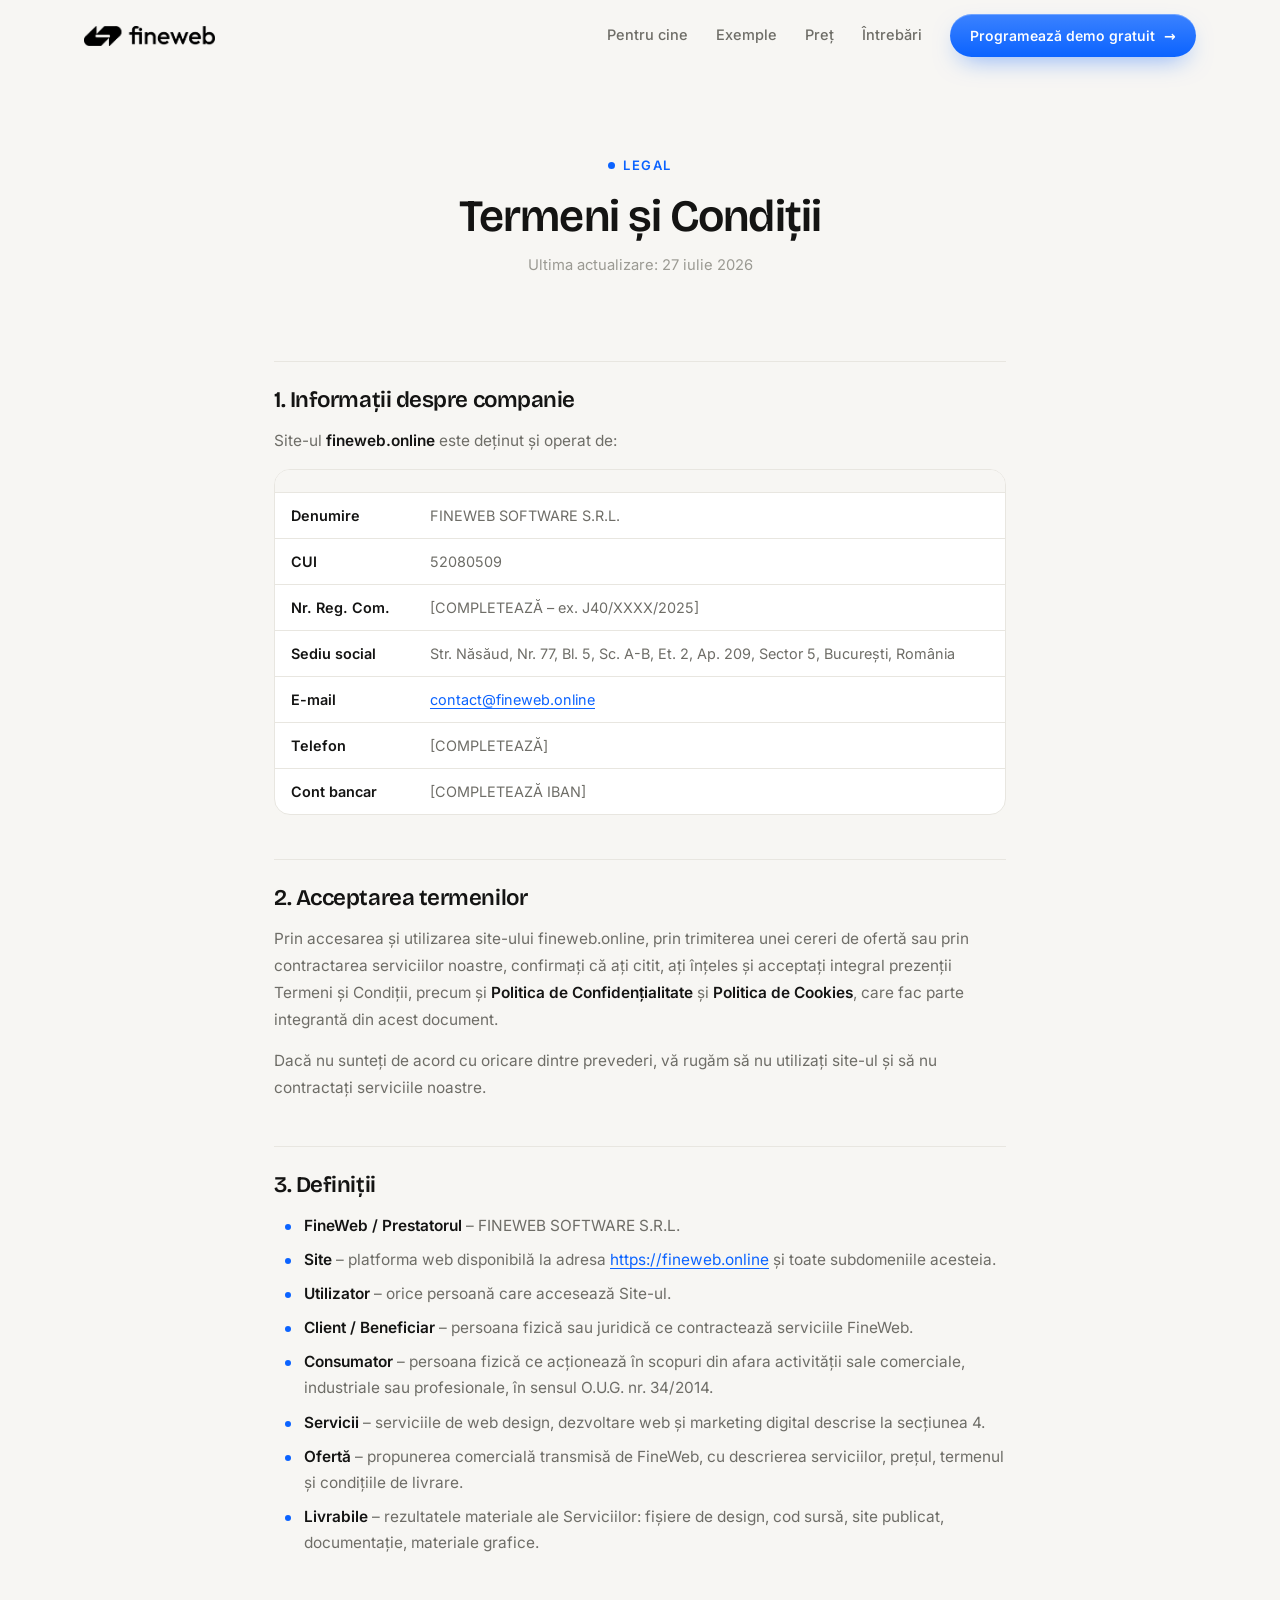
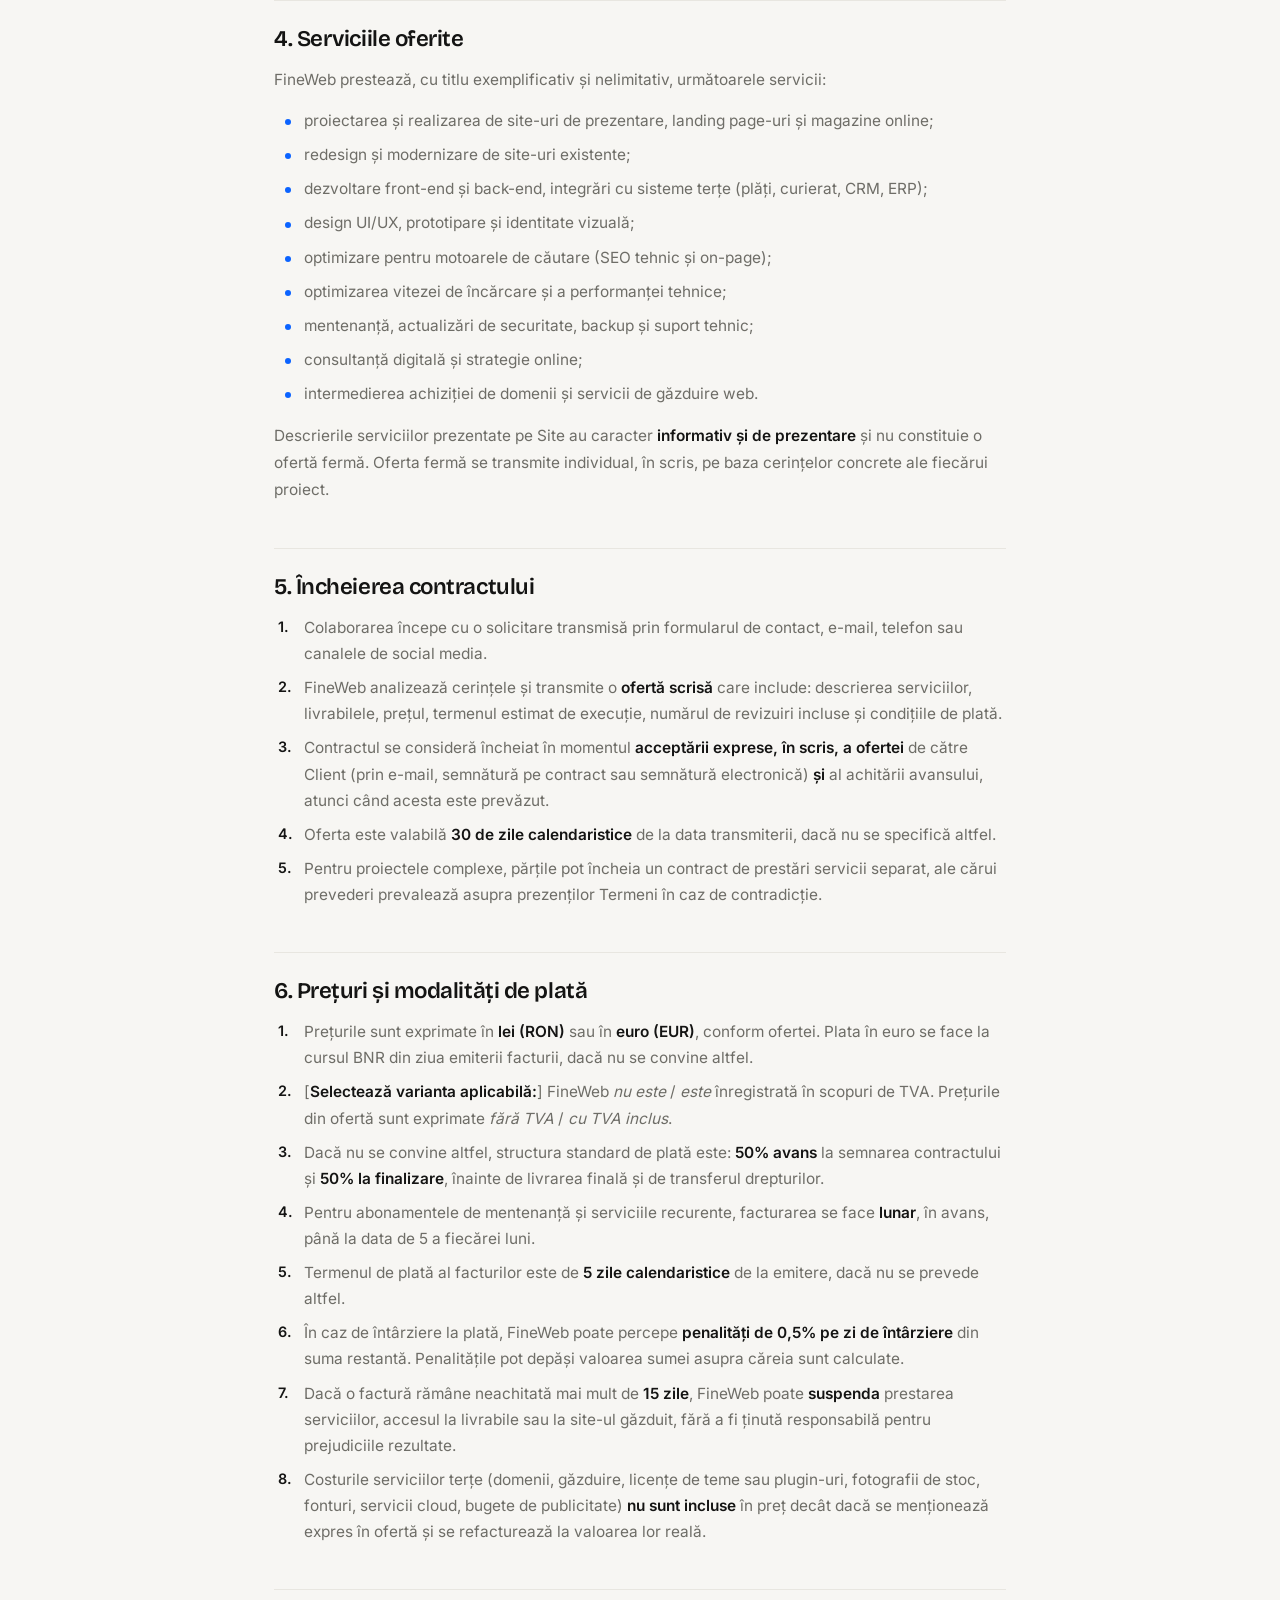
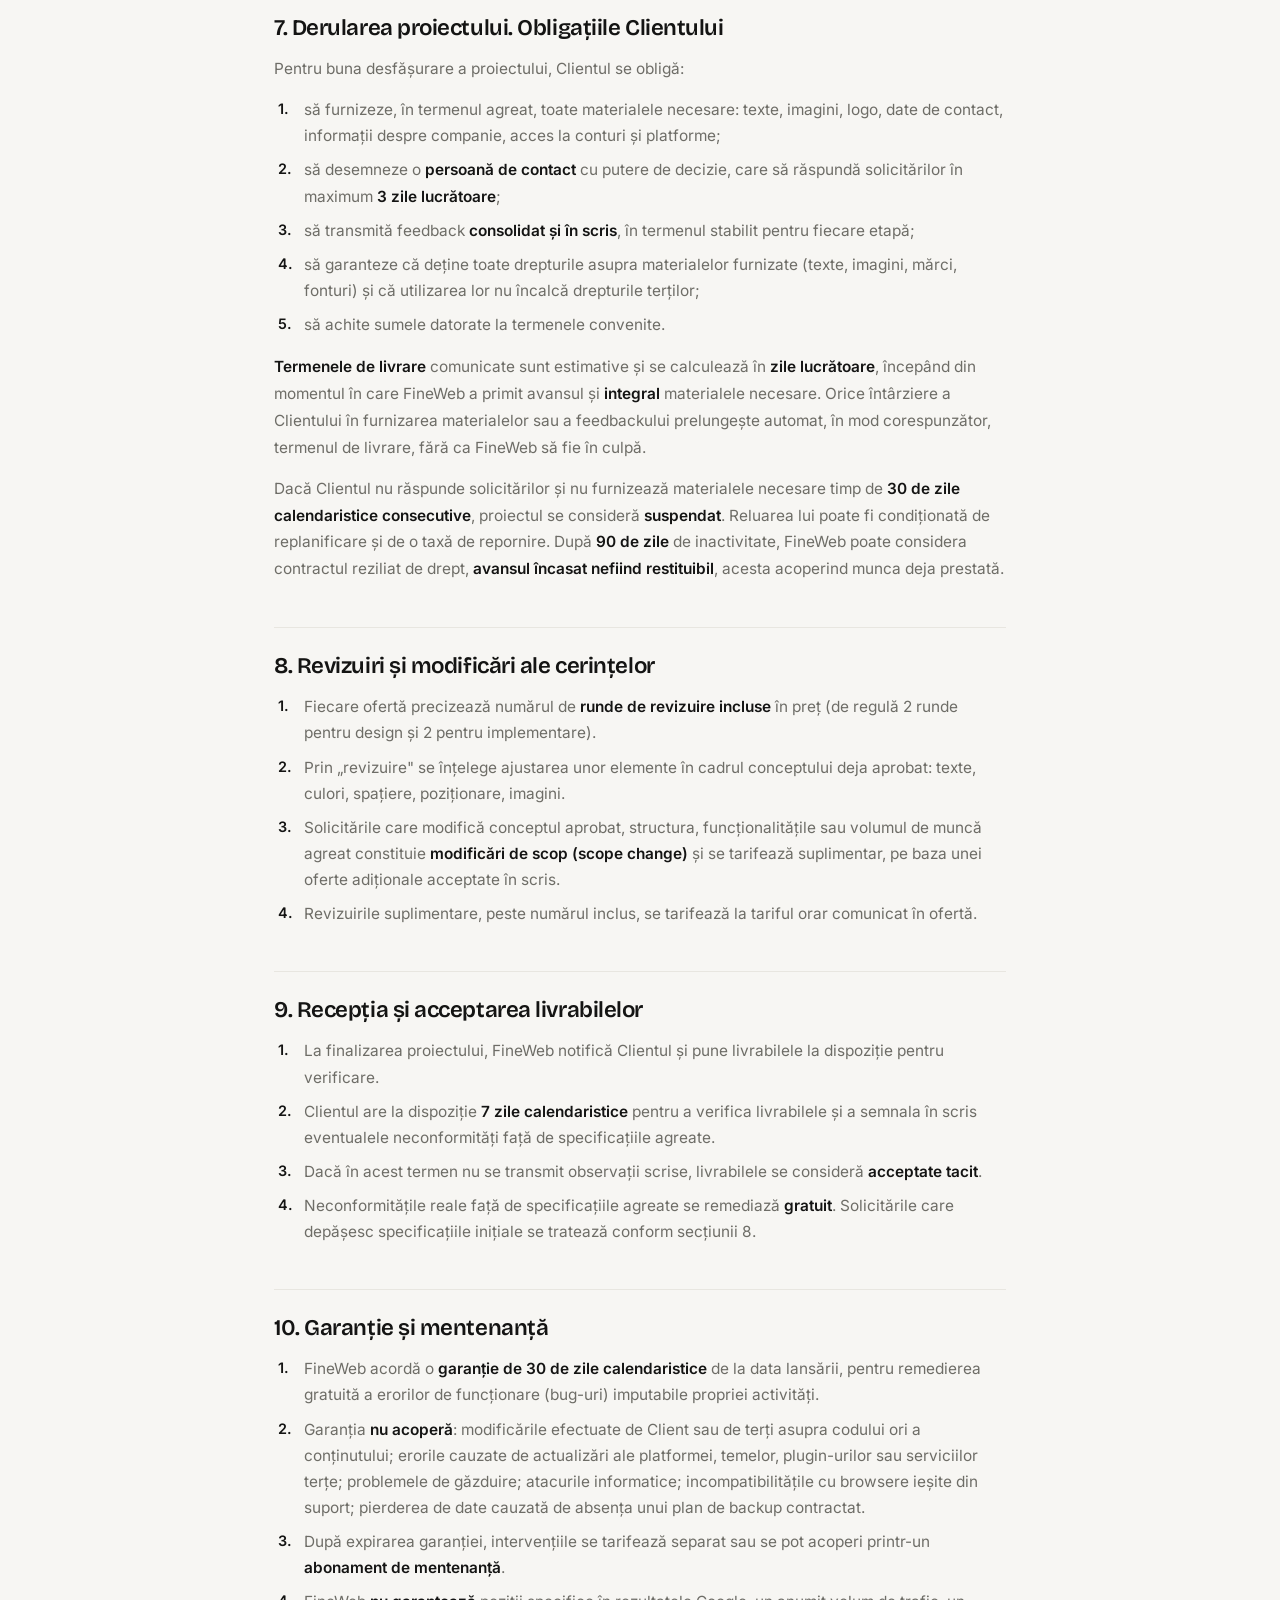
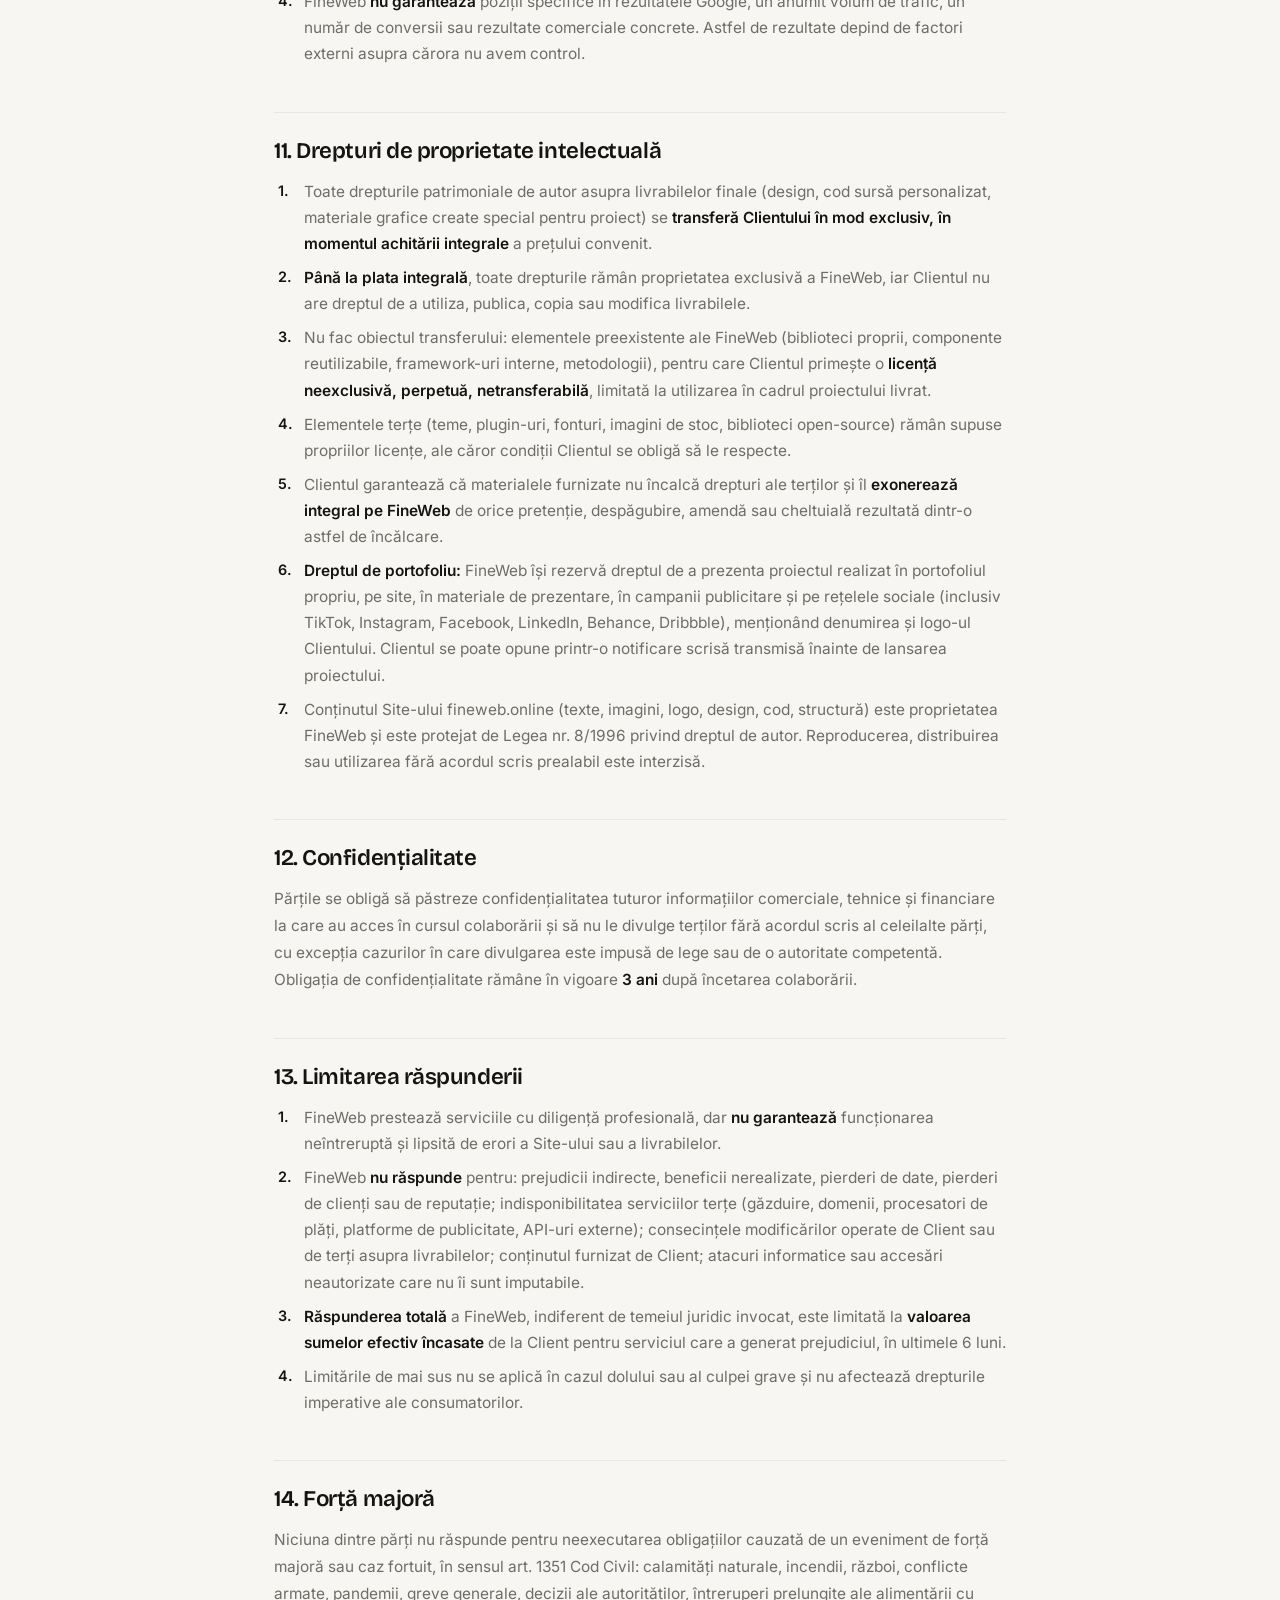
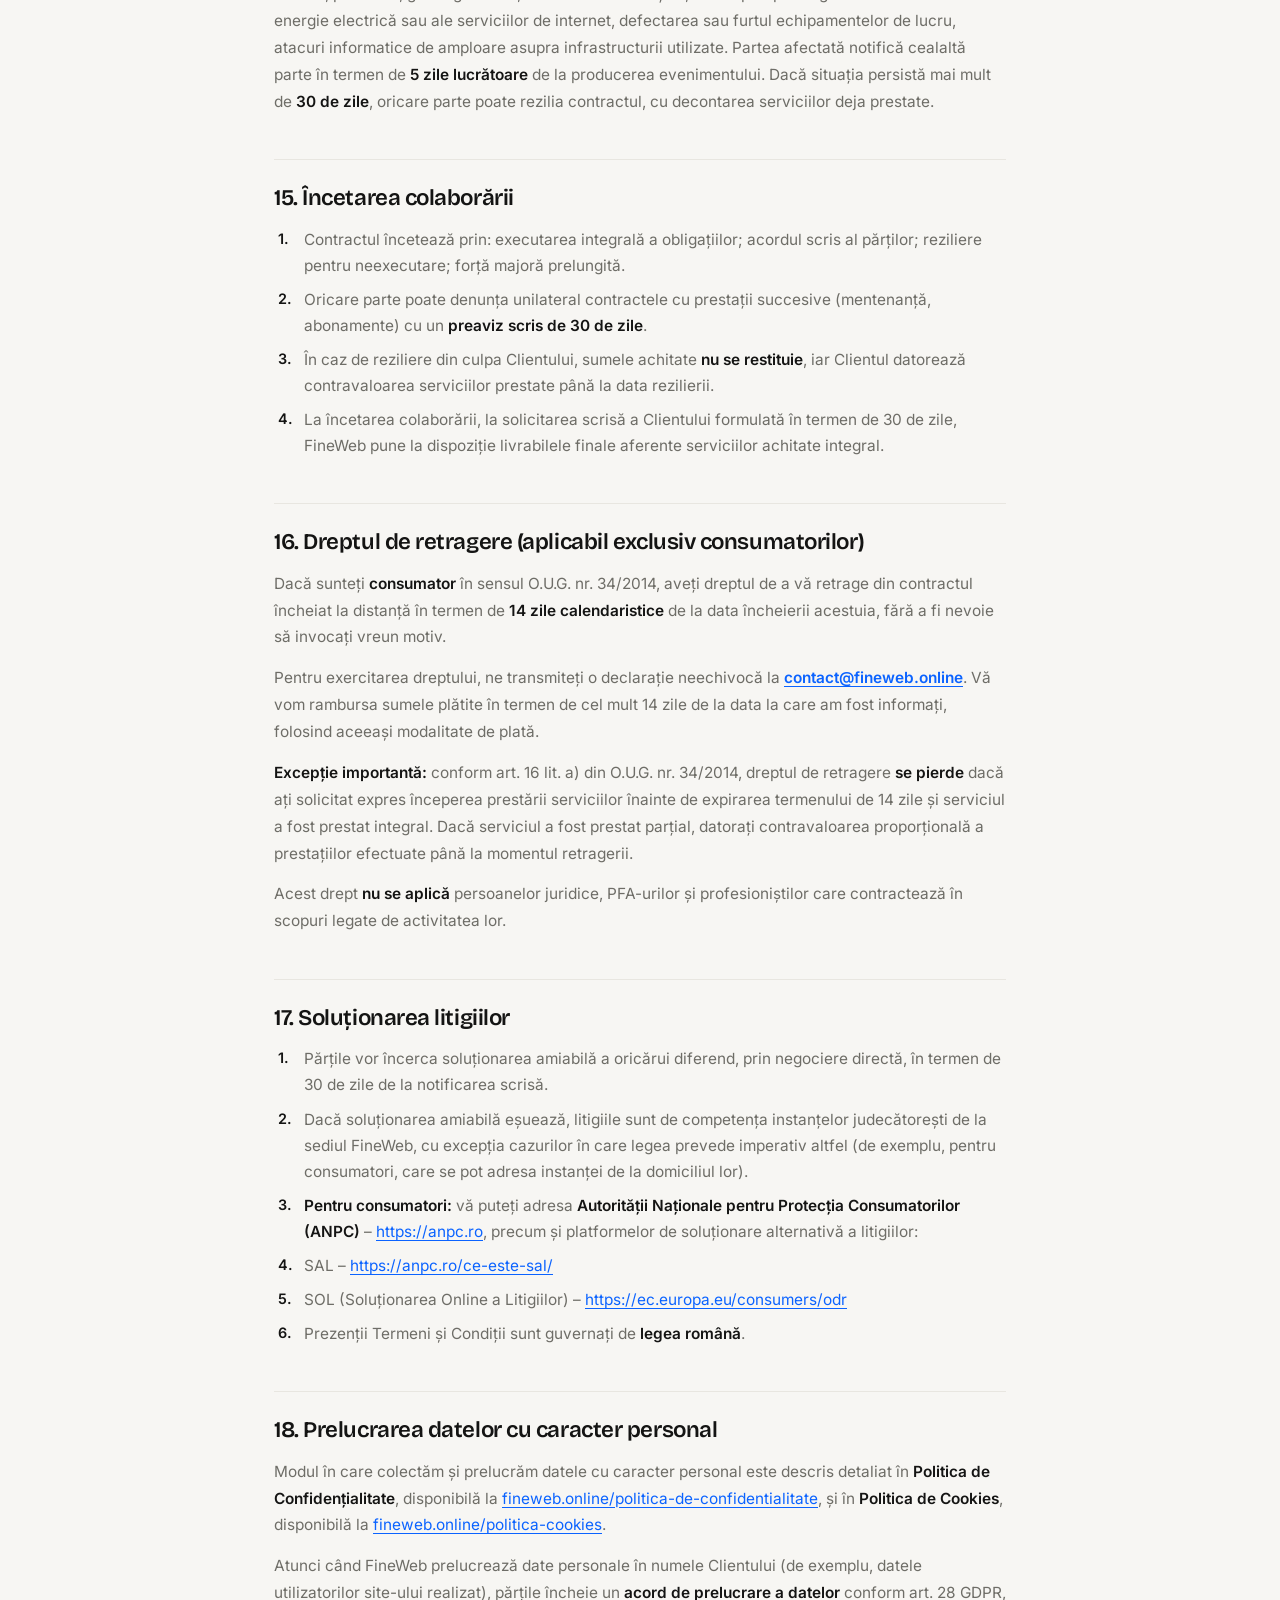
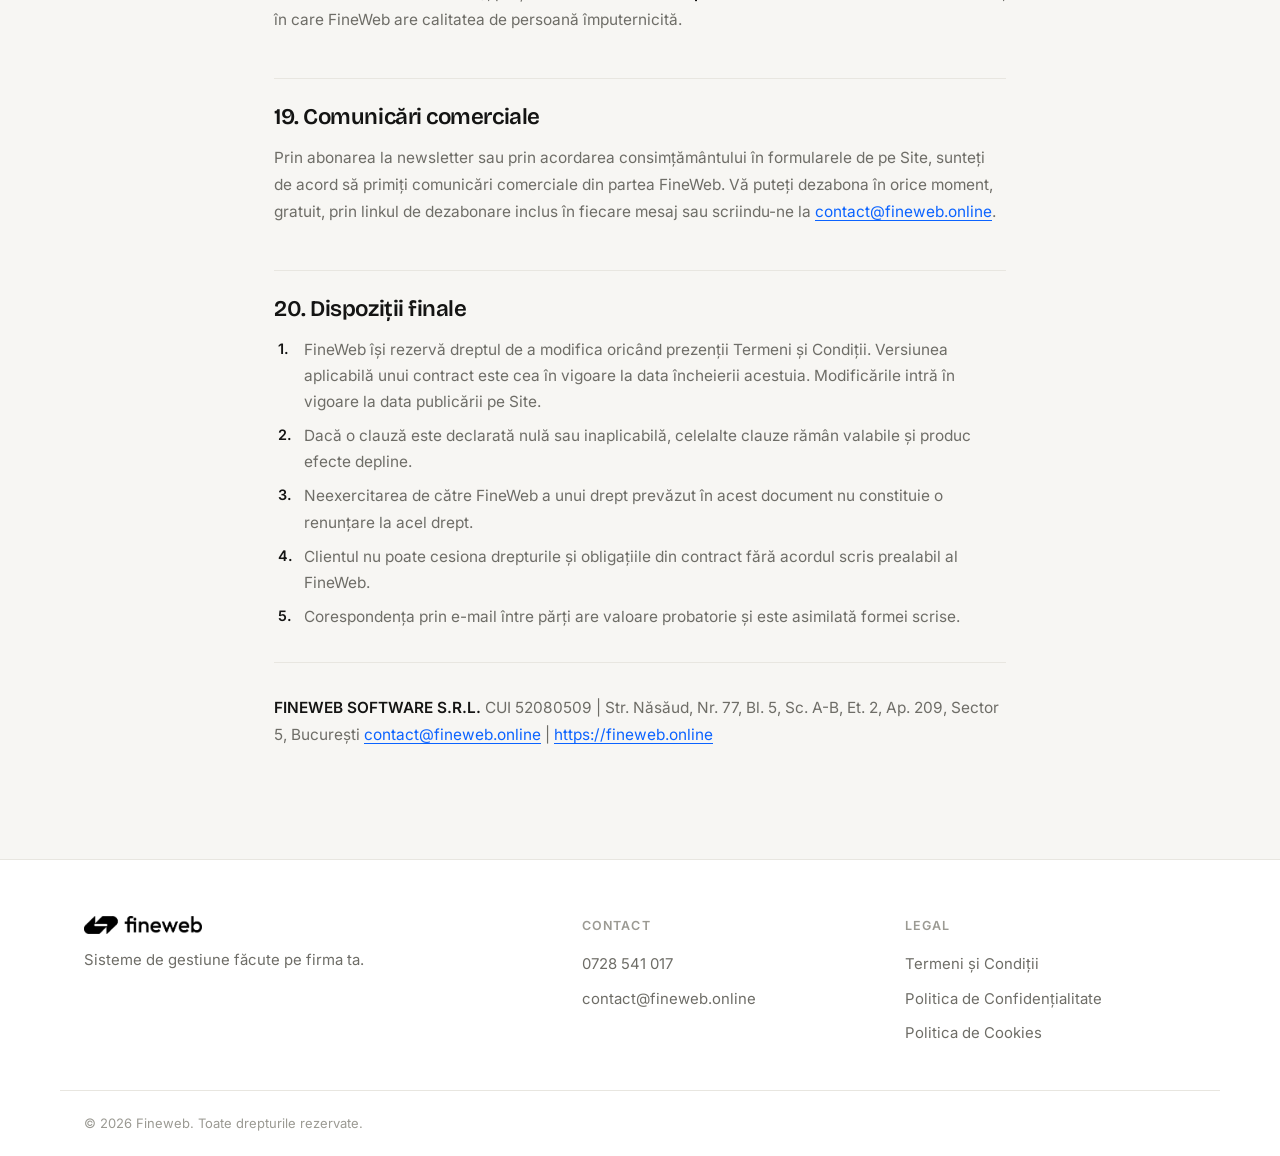
<file: termeni-si-conditii.html>
<!doctype html>
<html lang="ro">
<head>
<meta charset="UTF-8">
<meta name="viewport" content="width=device-width, initial-scale=1">
<title>Termeni și Condiții — Fineweb</title>
<meta name="description" content="Termenii și condițiile de utilizare a site-ului și de contractare a serviciilor Fineweb.">
<meta property="og:type" content="website">
<meta property="og:site_name" content="Fineweb">
<meta property="og:locale" content="ro_RO">
<meta property="og:title" content="Termeni și Condiții — Fineweb">
<meta property="og:description" content="Termenii și condițiile de utilizare a site-ului și de contractare a serviciilor Fineweb.">
<meta property="og:url" content="https://fineweb.online/termeni-si-conditii">
<meta property="og:image" content="https://fineweb.online/assets/img/og-image.jpg">
<meta name="twitter:card" content="summary_large_image">
<meta name="twitter:image" content="https://fineweb.online/assets/img/og-image.jpg">
<link rel="preload" href="assets/fonts/BricolageGrotesque-Variable.woff2" as="font" type="font/woff2" crossorigin>
<link rel="preload" href="assets/fonts/Inter-latin.woff2" as="font" type="font/woff2" crossorigin>
<link rel="stylesheet" href="assets/css/style.css">
<link rel="icon" type="image/png" href="assets/img/favicon.png">
</head>
<body>

<a class="skip-link" href="#main">Sari la conținut</a>

<header class="site-header scrolled" id="site-header">
  <div class="container nav-inner">
    <a class="logo" href="index.html" aria-label="Fineweb — acasă">
      <img src="assets/img/logo.png" alt="Fineweb" width="131" height="20">
    </a>
    <nav class="main-nav" id="main-nav">
      <a href="index.html#pentru-cine">Pentru cine</a>
      <a href="index.html#demo">Exemple</a>
      <a href="index.html#pret">Preț</a>
      <a href="index.html#faq">Întrebări</a>
      <a class="btn btn-primary btn-sm nav-cta" href="https://wa.me/40728541017?text=Bun%C4%83!%20A%C8%99%20vrea%20un%20demo%20gratuit%20pentru%20platforma%20de%20gestiune." target="_blank" rel="noopener">Programează demo gratuit</a>
    </nav>
    <button class="nav-toggle" id="nav-toggle" aria-expanded="false" aria-controls="main-nav" aria-label="Deschide meniul">
      <span></span><span></span>
    </button>
  </div>
</header>

<main id="main">
  <section class="legal-hero">
    <div class="container">
      <p class="kicker">Legal</p>
      <h1>Termeni și Condiții</h1>
      <p class="legal-updated">Ultima actualizare: 27 iulie 2026</p>
    </div>
  </section>

  <article class="legal-content">
    <div class="container legal-container">
      <h2>1. Informații despre companie</h2>
      <p>Site-ul <strong>fineweb.online</strong> este deținut și operat de:</p>
      <div class="table-wrap"><table>
      <thead>
      <tr>
      <th></th>
      <th></th>
      </tr>
      </thead>
      <tbody>
      <tr>
      <td><strong>Denumire</strong></td>
      <td>FINEWEB SOFTWARE S.R.L.</td>
      </tr>
      <tr>
      <td><strong>CUI</strong></td>
      <td>52080509</td>
      </tr>
      <tr>
      <td><strong>Nr. Reg. Com.</strong></td>
      <td>[COMPLETEAZĂ – ex. J40/XXXX/2025]</td>
      </tr>
      <tr>
      <td><strong>Sediu social</strong></td>
      <td>Str. Năsăud, Nr. 77, Bl. 5, Sc. A-B, Et. 2, Ap. 209, Sector 5, București, România</td>
      </tr>
      <tr>
      <td><strong>E-mail</strong></td>
      <td><a href="mailto:contact@fineweb.online">contact@fineweb.online</a></td>
      </tr>
      <tr>
      <td><strong>Telefon</strong></td>
      <td>[COMPLETEAZĂ]</td>
      </tr>
      <tr>
      <td><strong>Cont bancar</strong></td>
      <td>[COMPLETEAZĂ IBAN]</td>
      </tr>
      </tbody>
      </table></div>
      <h2>2. Acceptarea termenilor</h2>
      <p>Prin accesarea și utilizarea site-ului fineweb.online, prin trimiterea unei cereri de ofertă sau prin contractarea serviciilor noastre, confirmați că ați citit, ați înțeles și acceptați integral prezenții Termeni și Condiții, precum și <strong>Politica de Confidențialitate</strong> și <strong>Politica de Cookies</strong>, care fac parte integrantă din acest document.</p>
      <p>Dacă nu sunteți de acord cu oricare dintre prevederi, vă rugăm să nu utilizați site-ul și să nu contractați serviciile noastre.</p>
      <h2>3. Definiții</h2>
      <ul>
      <li><strong>FineWeb / Prestatorul</strong> – FINEWEB SOFTWARE S.R.L.</li>
      <li><strong>Site</strong> – platforma web disponibilă la adresa <a href="https://fineweb.online" target="_blank" rel="noopener">https://fineweb.online</a> și toate subdomeniile acesteia.</li>
      <li><strong>Utilizator</strong> – orice persoană care accesează Site-ul.</li>
      <li><strong>Client / Beneficiar</strong> – persoana fizică sau juridică ce contractează serviciile FineWeb.</li>
      <li><strong>Consumator</strong> – persoana fizică ce acționează în scopuri din afara activității sale comerciale, industriale sau profesionale, în sensul O.U.G. nr. 34/2014.</li>
      <li><strong>Servicii</strong> – serviciile de web design, dezvoltare web și marketing digital descrise la secțiunea 4.</li>
      <li><strong>Ofertă</strong> – propunerea comercială transmisă de FineWeb, cu descrierea serviciilor, prețul, termenul și condițiile de livrare.</li>
      <li><strong>Livrabile</strong> – rezultatele materiale ale Serviciilor: fișiere de design, cod sursă, site publicat, documentație, materiale grafice.</li>
      </ul>
      <h2>4. Serviciile oferite</h2>
      <p>FineWeb prestează, cu titlu exemplificativ și nelimitativ, următoarele servicii:</p>
      <ul>
      <li>proiectarea și realizarea de site-uri de prezentare, landing page-uri și magazine online;</li>
      <li>redesign și modernizare de site-uri existente;</li>
      <li>dezvoltare front-end și back-end, integrări cu sisteme terțe (plăți, curierat, CRM, ERP);</li>
      <li>design UI/UX, prototipare și identitate vizuală;</li>
      <li>optimizare pentru motoarele de căutare (SEO tehnic și on-page);</li>
      <li>optimizarea vitezei de încărcare și a performanței tehnice;</li>
      <li>mentenanță, actualizări de securitate, backup și suport tehnic;</li>
      <li>consultanță digitală și strategie online;</li>
      <li>intermedierea achiziției de domenii și servicii de găzduire web.</li>
      </ul>
      <p>Descrierile serviciilor prezentate pe Site au caracter <strong>informativ și de prezentare</strong> și nu constituie o ofertă fermă. Oferta fermă se transmite individual, în scris, pe baza cerințelor concrete ale fiecărui proiect.</p>
      <h2>5. Încheierea contractului</h2>
      <ol>
      <li>Colaborarea începe cu o solicitare transmisă prin formularul de contact, e-mail, telefon sau canalele de social media.</li>
      <li>FineWeb analizează cerințele și transmite o <strong>ofertă scrisă</strong> care include: descrierea serviciilor, livrabilele, prețul, termenul estimat de execuție, numărul de revizuiri incluse și condițiile de plată.</li>
      <li>Contractul se consideră încheiat în momentul <strong>acceptării exprese, în scris, a ofertei</strong> de către Client (prin e-mail, semnătură pe contract sau semnătură electronică) <strong>și</strong> al achitării avansului, atunci când acesta este prevăzut.</li>
      <li>Oferta este valabilă <strong>30 de zile calendaristice</strong> de la data transmiterii, dacă nu se specifică altfel.</li>
      <li>Pentru proiectele complexe, părțile pot încheia un contract de prestări servicii separat, ale cărui prevederi prevalează asupra prezenților Termeni în caz de contradicție.</li>
      </ol>
      <h2>6. Prețuri și modalități de plată</h2>
      <ol>
      <li>Prețurile sunt exprimate în <strong>lei (RON)</strong> sau în <strong>euro (EUR)</strong>, conform ofertei. Plata în euro se face la cursul BNR din ziua emiterii facturii, dacă nu se convine altfel.</li>
      <li>[<strong>Selectează varianta aplicabilă:</strong>] FineWeb <em>nu este</em> / <em>este</em> înregistrată în scopuri de TVA. Prețurile din ofertă sunt exprimate <em>fără TVA</em> / <em>cu TVA inclus</em>.</li>
      <li>Dacă nu se convine altfel, structura standard de plată este: <strong>50% avans</strong> la semnarea contractului și <strong>50% la finalizare</strong>, înainte de livrarea finală și de transferul drepturilor.</li>
      <li>Pentru abonamentele de mentenanță și serviciile recurente, facturarea se face <strong>lunar</strong>, în avans, până la data de 5 a fiecărei luni.</li>
      <li>Termenul de plată al facturilor este de <strong>5 zile calendaristice</strong> de la emitere, dacă nu se prevede altfel.</li>
      <li>În caz de întârziere la plată, FineWeb poate percepe <strong>penalități de 0,5% pe zi de întârziere</strong> din suma restantă. Penalitățile pot depăși valoarea sumei asupra căreia sunt calculate.</li>
      <li>Dacă o factură rămâne neachitată mai mult de <strong>15 zile</strong>, FineWeb poate <strong>suspenda</strong> prestarea serviciilor, accesul la livrabile sau la site-ul găzduit, fără a fi ținută responsabilă pentru prejudiciile rezultate.</li>
      <li>Costurile serviciilor terțe (domenii, găzduire, licențe de teme sau plugin-uri, fotografii de stoc, fonturi, servicii cloud, bugete de publicitate) <strong>nu sunt incluse</strong> în preț decât dacă se menționează expres în ofertă și se refacturează la valoarea lor reală.</li>
      </ol>
      <h2>7. Derularea proiectului. Obligațiile Clientului</h2>
      <p>Pentru buna desfășurare a proiectului, Clientul se obligă:</p>
      <ol>
      <li>să furnizeze, în termenul agreat, toate materialele necesare: texte, imagini, logo, date de contact, informații despre companie, acces la conturi și platforme;</li>
      <li>să desemneze o <strong>persoană de contact</strong> cu putere de decizie, care să răspundă solicitărilor în maximum <strong>3 zile lucrătoare</strong>;</li>
      <li>să transmită feedback <strong>consolidat și în scris</strong>, în termenul stabilit pentru fiecare etapă;</li>
      <li>să garanteze că deține toate drepturile asupra materialelor furnizate (texte, imagini, mărci, fonturi) și că utilizarea lor nu încalcă drepturile terților;</li>
      <li>să achite sumele datorate la termenele convenite.</li>
      </ol>
      <p><strong>Termenele de livrare</strong> comunicate sunt estimative și se calculează în <strong>zile lucrătoare</strong>, începând din momentul în care FineWeb a primit avansul și <strong>integral</strong> materialele necesare. Orice întârziere a Clientului în furnizarea materialelor sau a feedbackului prelungește automat, în mod corespunzător, termenul de livrare, fără ca FineWeb să fie în culpă.</p>
      <p>Dacă Clientul nu răspunde solicitărilor și nu furnizează materialele necesare timp de <strong>30 de zile calendaristice consecutive</strong>, proiectul se consideră <strong>suspendat</strong>. Reluarea lui poate fi condiționată de replanificare și de o taxă de repornire. După <strong>90 de zile</strong> de inactivitate, FineWeb poate considera contractul reziliat de drept, <strong>avansul încasat nefiind restituibil</strong>, acesta acoperind munca deja prestată.</p>
      <h2>8. Revizuiri și modificări ale cerințelor</h2>
      <ol>
      <li>Fiecare ofertă precizează numărul de <strong>runde de revizuire incluse</strong> în preț (de regulă 2 runde pentru design și 2 pentru implementare).</li>
      <li>Prin „revizuire" se înțelege ajustarea unor elemente în cadrul conceptului deja aprobat: texte, culori, spațiere, poziționare, imagini.</li>
      <li>Solicitările care modifică conceptul aprobat, structura, funcționalitățile sau volumul de muncă agreat constituie <strong>modificări de scop (scope change)</strong> și se tarifează suplimentar, pe baza unei oferte adiționale acceptate în scris.</li>
      <li>Revizuirile suplimentare, peste numărul inclus, se tarifează la tariful orar comunicat în ofertă.</li>
      </ol>
      <h2>9. Recepția și acceptarea livrabilelor</h2>
      <ol>
      <li>La finalizarea proiectului, FineWeb notifică Clientul și pune livrabilele la dispoziție pentru verificare.</li>
      <li>Clientul are la dispoziție <strong>7 zile calendaristice</strong> pentru a verifica livrabilele și a semnala în scris eventualele neconformități față de specificațiile agreate.</li>
      <li>Dacă în acest termen nu se transmit observații scrise, livrabilele se consideră <strong>acceptate tacit</strong>.</li>
      <li>Neconformitățile reale față de specificațiile agreate se remediază <strong>gratuit</strong>. Solicitările care depășesc specificațiile inițiale se tratează conform secțiunii 8.</li>
      </ol>
      <h2>10. Garanție și mentenanță</h2>
      <ol>
      <li>FineWeb acordă o <strong>garanție de 30 de zile calendaristice</strong> de la data lansării, pentru remedierea gratuită a erorilor de funcționare (bug-uri) imputabile propriei activități.</li>
      <li>Garanția <strong>nu acoperă</strong>: modificările efectuate de Client sau de terți asupra codului ori a conținutului; erorile cauzate de actualizări ale platformei, temelor, plugin-urilor sau serviciilor terțe; problemele de găzduire; atacurile informatice; incompatibilitățile cu browsere ieșite din suport; pierderea de date cauzată de absența unui plan de backup contractat.</li>
      <li>După expirarea garanției, intervențiile se tarifează separat sau se pot acoperi printr-un <strong>abonament de mentenanță</strong>.</li>
      <li>FineWeb <strong>nu garantează</strong> poziții specifice în rezultatele Google, un anumit volum de trafic, un număr de conversii sau rezultate comerciale concrete. Astfel de rezultate depind de factori externi asupra cărora nu avem control.</li>
      </ol>
      <h2>11. Drepturi de proprietate intelectuală</h2>
      <ol>
      <li>Toate drepturile patrimoniale de autor asupra livrabilelor finale (design, cod sursă personalizat, materiale grafice create special pentru proiect) se <strong>transferă Clientului în mod exclusiv, în momentul achitării integrale</strong> a prețului convenit.</li>
      <li><strong>Până la plata integrală</strong>, toate drepturile rămân proprietatea exclusivă a FineWeb, iar Clientul nu are dreptul de a utiliza, publica, copia sau modifica livrabilele.</li>
      <li>Nu fac obiectul transferului: elementele preexistente ale FineWeb (biblioteci proprii, componente reutilizabile, framework-uri interne, metodologii), pentru care Clientul primește o <strong>licență neexclusivă, perpetuă, netransferabilă</strong>, limitată la utilizarea în cadrul proiectului livrat.</li>
      <li>Elementele terțe (teme, plugin-uri, fonturi, imagini de stoc, biblioteci open-source) rămân supuse propriilor licențe, ale căror condiții Clientul se obligă să le respecte.</li>
      <li>Clientul garantează că materialele furnizate nu încalcă drepturi ale terților și îl <strong>exonerează integral pe FineWeb</strong> de orice pretenție, despăgubire, amendă sau cheltuială rezultată dintr-o astfel de încălcare.</li>
      <li><strong>Dreptul de portofoliu:</strong> FineWeb își rezervă dreptul de a prezenta proiectul realizat în portofoliul propriu, pe site, în materiale de prezentare, în campanii publicitare și pe rețelele sociale (inclusiv TikTok, Instagram, Facebook, LinkedIn, Behance, Dribbble), menționând denumirea și logo-ul Clientului. Clientul se poate opune printr-o notificare scrisă transmisă înainte de lansarea proiectului.</li>
      <li>Conținutul Site-ului fineweb.online (texte, imagini, logo, design, cod, structură) este proprietatea FineWeb și este protejat de Legea nr. 8/1996 privind dreptul de autor. Reproducerea, distribuirea sau utilizarea fără acordul scris prealabil este interzisă.</li>
      </ol>
      <h2>12. Confidențialitate</h2>
      <p>Părțile se obligă să păstreze confidențialitatea tuturor informațiilor comerciale, tehnice și financiare la care au acces în cursul colaborării și să nu le divulge terților fără acordul scris al celeilalte părți, cu excepția cazurilor în care divulgarea este impusă de lege sau de o autoritate competentă. Obligația de confidențialitate rămâne în vigoare <strong>3 ani</strong> după încetarea colaborării.</p>
      <h2>13. Limitarea răspunderii</h2>
      <ol>
      <li>FineWeb prestează serviciile cu diligență profesională, dar <strong>nu garantează</strong> funcționarea neîntreruptă și lipsită de erori a Site-ului sau a livrabilelor.</li>
      <li>FineWeb <strong>nu răspunde</strong> pentru: prejudicii indirecte, beneficii nerealizate, pierderi de date, pierderi de clienți sau de reputație; indisponibilitatea serviciilor terțe (găzduire, domenii, procesatori de plăți, platforme de publicitate, API-uri externe); consecințele modificărilor operate de Client sau de terți asupra livrabilelor; conținutul furnizat de Client; atacuri informatice sau accesări neautorizate care nu îi sunt imputabile.</li>
      <li><strong>Răspunderea totală</strong> a FineWeb, indiferent de temeiul juridic invocat, este limitată la <strong>valoarea sumelor efectiv încasate</strong> de la Client pentru serviciul care a generat prejudiciul, în ultimele 6 luni.</li>
      <li>Limitările de mai sus nu se aplică în cazul dolului sau al culpei grave și nu afectează drepturile imperative ale consumatorilor.</li>
      </ol>
      <h2>14. Forță majoră</h2>
      <p>Niciuna dintre părți nu răspunde pentru neexecutarea obligațiilor cauzată de un eveniment de forță majoră sau caz fortuit, în sensul art. 1351 Cod Civil: calamități naturale, incendii, război, conflicte armate, pandemii, greve generale, decizii ale autorităților, întreruperi prelungite ale alimentării cu energie electrică sau ale serviciilor de internet, defectarea sau furtul echipamentelor de lucru, atacuri informatice de amploare asupra infrastructurii utilizate. Partea afectată notifică cealaltă parte în termen de <strong>5 zile lucrătoare</strong> de la producerea evenimentului. Dacă situația persistă mai mult de <strong>30 de zile</strong>, oricare parte poate rezilia contractul, cu decontarea serviciilor deja prestate.</p>
      <h2>15. Încetarea colaborării</h2>
      <ol>
      <li>Contractul încetează prin: executarea integrală a obligațiilor; acordul scris al părților; reziliere pentru neexecutare; forță majoră prelungită.</li>
      <li>Oricare parte poate denunța unilateral contractele cu prestații succesive (mentenanță, abonamente) cu un <strong>preaviz scris de 30 de zile</strong>.</li>
      <li>În caz de reziliere din culpa Clientului, sumele achitate <strong>nu se restituie</strong>, iar Clientul datorează contravaloarea serviciilor prestate până la data rezilierii.</li>
      <li>La încetarea colaborării, la solicitarea scrisă a Clientului formulată în termen de 30 de zile, FineWeb pune la dispoziție livrabilele finale aferente serviciilor achitate integral.</li>
      </ol>
      <h2>16. Dreptul de retragere (aplicabil exclusiv consumatorilor)</h2>
      <p>Dacă sunteți <strong>consumator</strong> în sensul O.U.G. nr. 34/2014, aveți dreptul de a vă retrage din contractul încheiat la distanță în termen de <strong>14 zile calendaristice</strong> de la data încheierii acestuia, fără a fi nevoie să invocați vreun motiv.</p>
      <p>Pentru exercitarea dreptului, ne transmiteți o declarație neechivocă la <strong><a href="mailto:contact@fineweb.online">contact@fineweb.online</a></strong>. Vă vom rambursa sumele plătite în termen de cel mult 14 zile de la data la care am fost informați, folosind aceeași modalitate de plată.</p>
      <p><strong>Excepție importantă:</strong> conform art. 16 lit. a) din O.U.G. nr. 34/2014, dreptul de retragere <strong>se pierde</strong> dacă ați solicitat expres începerea prestării serviciilor înainte de expirarea termenului de 14 zile și serviciul a fost prestat integral. Dacă serviciul a fost prestat parțial, datorați contravaloarea proporțională a prestațiilor efectuate până la momentul retragerii.</p>
      <p>Acest drept <strong>nu se aplică</strong> persoanelor juridice, PFA-urilor și profesioniștilor care contractează în scopuri legate de activitatea lor.</p>
      <h2>17. Soluționarea litigiilor</h2>
      <ol>
      <li>Părțile vor încerca soluționarea amiabilă a oricărui diferend, prin negociere directă, în termen de 30 de zile de la notificarea scrisă.</li>
      <li>Dacă soluționarea amiabilă eșuează, litigiile sunt de competența instanțelor judecătorești de la sediul FineWeb, cu excepția cazurilor în care legea prevede imperativ altfel (de exemplu, pentru consumatori, care se pot adresa instanței de la domiciliul lor).</li>
      <li><strong>Pentru consumatori:</strong> vă puteți adresa <strong>Autorității Naționale pentru Protecția Consumatorilor (ANPC)</strong> – <a href="https://anpc.ro" target="_blank" rel="noopener">https://anpc.ro</a>, precum și platformelor de soluționare alternativă a litigiilor:</li>
      <li>SAL – <a href="https://anpc.ro/ce-este-sal/" target="_blank" rel="noopener">https://anpc.ro/ce-este-sal/</a></li>
      <li>SOL (Soluționarea Online a Litigiilor) – <a href="https://ec.europa.eu/consumers/odr" target="_blank" rel="noopener">https://ec.europa.eu/consumers/odr</a></li>
      <li>Prezenții Termeni și Condiții sunt guvernați de <strong>legea română</strong>.</li>
      </ol>
      <h2>18. Prelucrarea datelor cu caracter personal</h2>
      <p>Modul în care colectăm și prelucrăm datele cu caracter personal este descris detaliat în <strong>Politica de Confidențialitate</strong>, disponibilă la <a href="politica-de-confidentialitate.html">fineweb.online/politica-de-confidentialitate</a>, și în <strong>Politica de Cookies</strong>, disponibilă la <a href="politica-cookies.html">fineweb.online/politica-cookies</a>.</p>
      <p>Atunci când FineWeb prelucrează date personale în numele Clientului (de exemplu, datele utilizatorilor site-ului realizat), părțile încheie un <strong>acord de prelucrare a datelor</strong> conform art. 28 GDPR, în care FineWeb are calitatea de persoană împuternicită.</p>
      <h2>19. Comunicări comerciale</h2>
      <p>Prin abonarea la newsletter sau prin acordarea consimțământului în formularele de pe Site, sunteți de acord să primiți comunicări comerciale din partea FineWeb. Vă puteți dezabona în orice moment, gratuit, prin linkul de dezabonare inclus în fiecare mesaj sau scriindu-ne la <a href="mailto:contact@fineweb.online">contact@fineweb.online</a>.</p>
      <h2>20. Dispoziții finale</h2>
      <ol>
      <li>FineWeb își rezervă dreptul de a modifica oricând prezenții Termeni și Condiții. Versiunea aplicabilă unui contract este cea în vigoare la data încheierii acestuia. Modificările intră în vigoare la data publicării pe Site.</li>
      <li>Dacă o clauză este declarată nulă sau inaplicabilă, celelalte clauze rămân valabile și produc efecte depline.</li>
      <li>Neexercitarea de către FineWeb a unui drept prevăzut în acest document nu constituie o renunțare la acel drept.</li>
      <li>Clientul nu poate cesiona drepturile și obligațiile din contract fără acordul scris prealabil al FineWeb.</li>
      <li>Corespondența prin e-mail între părți are valoare probatorie și este asimilată formei scrise.</li>
      </ol>
      <hr />
      <p><strong>FINEWEB SOFTWARE S.R.L.</strong>
      CUI 52080509 | Str. Năsăud, Nr. 77, Bl. 5, Sc. A-B, Et. 2, Ap. 209, Sector 5, București
      <a href="mailto:contact@fineweb.online">contact@fineweb.online</a> | <a href="https://fineweb.online" target="_blank" rel="noopener">https://fineweb.online</a></p>
    </div>
  </article>
</main>

<footer class="site-footer">
  <div class="container footer-inner">
    <div class="footer-brand">
      <a class="logo" href="index.html" aria-label="Fineweb — acasă">
        <img src="assets/img/logo.png" alt="Fineweb" width="118" height="18">
      </a>
      <p>Sisteme de gestiune făcute pe firma ta.</p>
    </div>
    <div class="footer-col">
      <h4>Contact</h4>
      <a href="tel:+40728541017">0728 541 017</a>
      <a href="mailto:contact@fineweb.online">contact@fineweb.online</a>
    </div>
    <nav class="footer-col" aria-label="Legal">
      <h4>Legal</h4>
      <a href="termeni-si-conditii.html">Termeni și Condiții</a>
      <a href="politica-de-confidentialitate.html">Politica de Confidențialitate</a>
      <a href="politica-cookies.html">Politica de Cookies</a>
    </nav>
  </div>
  <div class="container footer-bottom">
    <p>© 2026 Fineweb. Toate drepturile rezervate.</p>
  </div>
</footer>

<script src="assets/js/main.js"></script>
</body>
</html>
</file>
<file: assets/css/style.css>
/* ============ Fonts ============ */
@font-face {
  font-family: 'Bricolage Grotesque';
  src: url('../fonts/BricolageGrotesque-Variable.woff2') format('woff2-variations'),
       url('../fonts/BricolageGrotesque-Variable.woff2') format('woff2');
  font-weight: 200 800;
  font-stretch: 75% 100%;
  font-style: normal;
  font-display: swap;
}
@font-face {
  font-family: 'Inter';
  src: url('../fonts/Inter-latin.woff2') format('woff2-variations'),
       url('../fonts/Inter-latin.woff2') format('woff2');
  font-weight: 100 900;
  font-style: normal;
  font-display: swap;
  unicode-range: U+0000-00FF, U+0131, U+0152-0153, U+02BB-02BC, U+02C6, U+02DA, U+02DC,
    U+0304, U+0308, U+0329, U+2000-206F, U+20AC, U+2122, U+2191, U+2193, U+2212, U+2215, U+FEFF, U+FFFD;
}
@font-face {
  font-family: 'Inter';
  src: url('../fonts/Inter-latin-ext.woff2') format('woff2-variations'),
       url('../fonts/Inter-latin-ext.woff2') format('woff2');
  font-weight: 100 900;
  font-style: normal;
  font-display: swap;
  unicode-range: U+0100-02BA, U+02BD-02C5, U+02C7-02CC, U+02CE-02D7, U+02DD-02FF, U+0304,
    U+0308, U+0329, U+1D00-1DBF, U+1E00-1E9F, U+1EF2-1EFF, U+2020, U+20A0-20AB, U+20AD-20C0,
    U+2113, U+2C60-2C7F, U+A720-A7FF;
}

/* ============ Tokens ============ */
:root{
  --bg: #f7f6f3;
  --surface: #ffffff;
  --ink: #141413;
  --ink-soft: #343431;
  --muted: #6e6d67;
  --muted-2: #9b9a93;
  --border: #e8e6e0;
  --border-strong: #d9d7cf;
  --accent: #0b63ff;
  --accent-bright: #3b82ff;
  --accent-soft: #e9f0ff;
  --green: #17a04b;
  --green-soft: #e9f6ee;
  --radius-lg: 24px;
  --radius-md: 16px;
  --radius-sm: 12px;
  --font-display: 'Bricolage Grotesque', 'Inter', system-ui, sans-serif;
  --font-body: 'Inter', system-ui, -apple-system, sans-serif;
  --shadow-soft: 0 1px 2px rgba(20,20,19,.04), 0 8px 24px -12px rgba(20,20,19,.10);
  --shadow-lift: 0 2px 4px rgba(20,20,19,.05), 0 18px 40px -16px rgba(20,20,19,.16);
}

/* ============ Reset ============ */
*, *::before, *::after { box-sizing: border-box; }
html { scroll-behavior: smooth; }
body, h1, h2, h3, h4, p, figure, blockquote { margin: 0; }
ul, ol { margin: 0; padding: 0; list-style: none; }
img { max-width: 100%; display: block; }
a { color: inherit; text-decoration: none; }
button { font: inherit; color: inherit; background: none; border: none; cursor: pointer; }
input, textarea, select { font: inherit; }
summary{ list-style: none; cursor: pointer; }
summary::-webkit-details-marker{ display: none; }

body{
  background: var(--bg);
  color: var(--ink);
  font-family: var(--font-body);
  font-size: 16px;
  line-height: 1.65;
  -webkit-font-smoothing: antialiased;
  overflow-x: hidden;
}

.container{
  width: 100%;
  max-width: 1160px;
  margin-inline: auto;
  padding-inline: 24px;
}

.section{ padding: 108px 0; position: relative; }
[id]{ scroll-margin-top: 84px; }

.skip-link{
  position: absolute;
  left: -999px;
  background: var(--ink);
  color: #fff;
  padding: 12px 20px;
  border-radius: 999px;
  z-index: 999;
}
.skip-link:focus{ left: 24px; top: 24px; }

::selection{ background: var(--ink); color: #fff; }

/* ============ Type ============ */
h1, h2, h3 {
  font-family: var(--font-display);
  font-weight: 600;
  letter-spacing: -0.02em;
  line-height: 1.08;
  text-wrap: balance;
}
.kicker{
  display: inline-flex;
  align-items: center;
  gap: 8px;
  font-size: 13px;
  font-weight: 600;
  letter-spacing: 0.12em;
  text-transform: uppercase;
  color: var(--accent);
  margin-bottom: 16px;
}
.kicker::before{
  content: "";
  width: 7px; height: 7px;
  border-radius: 50%;
  background: var(--accent);
}
.section-head{
  max-width: 660px;
  margin: 0 auto 56px;
  text-align: center;
}
.section-head h2{
  font-size: clamp(1.9rem, 4vw, 2.9rem);
  margin-bottom: 16px;
}
.section-sub{
  color: var(--muted);
  font-size: 1.07rem;
}

/* ============ Buttons ============ */
.btn{
  position: relative;
  display: inline-flex;
  align-items: center;
  justify-content: center;
  gap: 9px;
  padding: 14px 26px;
  border-radius: 999px;
  font-weight: 560;
  font-size: 15px;
  background: linear-gradient(180deg, var(--accent-bright), var(--accent));
  color: #fff;
  box-shadow:
    inset 0 1px 0 rgba(255, 255, 255, 0.28),
    0 10px 26px -10px rgba(11, 99, 255, 0.55);
  transition: transform .18s ease, box-shadow .18s ease, filter .18s ease;
  white-space: nowrap;
  will-change: transform;
}
.btn::after{
  content: "→";
  font-family: var(--font-body);
  transition: transform .2s ease;
}
.btn:hover{
  transform: translateY(-2px);
  filter: brightness(1.06);
  box-shadow:
    inset 0 1px 0 rgba(255, 255, 255, 0.28),
    0 16px 36px -10px rgba(11, 99, 255, 0.7);
}
.btn:hover::after{ transform: translateX(3px); }
.btn-sm{ padding: 10px 20px; font-size: 14px; }
.btn-lg{ padding: 16px 32px; font-size: 16px; }
.btn-block{ width: 100%; }

/* ============ CTA sticky jos ============ */
.sticky-cta{
  position: fixed;
  left: 50%;
  bottom: calc(18px + env(safe-area-inset-bottom, 0px));
  z-index: 90;
  transform: translate(-50%, 150%);
  opacity: 0;
  pointer-events: none;
  padding: 15px 30px;
  transition: transform .4s cubic-bezier(.22, .9, .3, 1), opacity .35s ease;
  box-shadow: inset 0 1px 0 rgba(255, 255, 255, 0.28), 0 4px 14px rgba(20, 20, 19, 0.18);
}
.sticky-cta.show{
  transform: translate(-50%, 0);
  opacity: 1;
  pointer-events: auto;
}
.sticky-cta.show:hover{
  transform: translate(-50%, -2px);
  box-shadow: inset 0 1px 0 rgba(255, 255, 255, 0.28), 0 6px 18px rgba(20, 20, 19, 0.22);
}

/* ============ Header ============ */
.site-header{
  position: fixed;
  top: 0; left: 0; right: 0;
  z-index: 100;
  transition: background .25s ease, box-shadow .25s ease;
}
.site-header.scrolled{
  background: rgba(247, 246, 243, 0.85);
  backdrop-filter: blur(14px) saturate(140%);
  -webkit-backdrop-filter: blur(14px) saturate(140%);
  box-shadow: inset 0 -1px 0 var(--border);
}
.nav-inner{
  display: flex;
  align-items: center;
  gap: 28px;
  height: 72px;
}
.logo{ display: flex; align-items: center; margin-right: auto; }
.logo img{ height: 20px; width: auto; }
.main-nav{
  display: flex;
  align-items: center;
  gap: 28px;
  font-size: 14.5px;
  font-weight: 500;
}
.main-nav a:not(.nav-cta){
  position: relative;
  color: var(--muted);
  transition: color .15s ease;
  padding-bottom: 3px;
}
.main-nav a:not(.nav-cta)::after{
  content: "";
  position: absolute;
  left: 0; right: 0; bottom: 0;
  height: 1.5px;
  background: var(--ink);
  transform: scaleX(0);
  transform-origin: right;
  transition: transform .25s ease;
}
.main-nav a:not(.nav-cta):hover{ color: var(--ink); }
.main-nav a:not(.nav-cta):hover::after{
  transform: scaleX(1);
  transform-origin: left;
}
.nav-toggle{
  display: none;
  flex-direction: column;
  justify-content: center;
  align-items: center;
  gap: 6px;
  width: 42px; height: 42px;
}
.nav-toggle span{
  display: block;
  width: 20px; height: 2px;
  background: var(--ink);
  border-radius: 2px;
  transition: transform .25s ease;
}
.site-header.nav-open .nav-toggle span:first-child{ transform: translateY(4px) rotate(45deg); }
.site-header.nav-open .nav-toggle span:last-child{ transform: translateY(-4px) rotate(-45deg); }

/* ============ Hero ============ */
.hero{
  padding: 168px 0 0;
  position: relative;
  overflow: hidden;
}
.hero::before{
  content: "";
  position: absolute;
  left: 50%; top: 46%;
  width: min(1100px, 120vw); height: 700px;
  transform: translateX(-50%);
  background: radial-gradient(50% 50% at 50% 50%, rgba(11, 99, 255, 0.08), transparent 70%);
  pointer-events: none;
}
.hero-inner{
  position: relative;
  z-index: 2;
  text-align: center;
  display: flex;
  flex-direction: column;
  align-items: center;
}
.hero h1{
  font-size: clamp(2.7rem, 6.4vw, 4.9rem);
  letter-spacing: -0.028em;
  margin-bottom: 24px;
}
.hero-sub{
  max-width: 840px;
  color: var(--muted);
  font-size: clamp(1.05rem, 1.5vw, 1.18rem);
  margin-bottom: 36px;
}
.hero-cta{
  display: flex;
  flex-direction: column;
  align-items: center;
  gap: 14px;
}
.hero-note{
  font-size: 13.5px;
  color: var(--muted-2);
}

.hero-shot{
  position: relative;
  margin-top: 64px;
  padding-bottom: 0;
}
.shot-frame{
  background: var(--surface);
  border: 1px solid var(--border-strong);
  border-bottom: none;
  border-radius: 18px 18px 0 0;
  overflow: hidden;
  box-shadow: 0 -1px 0 rgba(255,255,255,.6), 0 -30px 80px -40px rgba(20,20,19,.18),
              0 2px 6px rgba(20,20,19,.05), 0 30px 70px -30px rgba(20,20,19,.22);
}
.shot-bar{
  display: flex;
  gap: 7px;
  padding: 13px 16px;
  border-bottom: 1px solid var(--border);
  background: #fcfbf9;
}
.shot-bar i{
  width: 9px; height: 9px;
  border-radius: 50%;
  background: var(--border-strong);
}
.shot-frame img{ width: 100%; height: auto; }

/* ============ Problema ============ */
.problema{
  background: var(--surface);
  border-top: 1px solid var(--border);
  border-bottom: 1px solid var(--border);
}
.problema-list{
  max-width: 980px;
  margin-inline: auto;
  border-top: 1px solid var(--border);
}
.p-row{
  display: grid;
  grid-template-columns: 64px 1.25fr 1fr;
  gap: 28px;
  align-items: center;
  padding: 34px 18px;
  border-bottom: 1px solid var(--border);
  border-radius: 14px;
  transition: background .25s ease;
}
.p-row:hover{
  background: color-mix(in srgb, var(--pc) 5%, transparent);
}
.p-num{
  font-family: var(--font-display);
  font-weight: 550;
  font-size: 1rem;
  color: var(--pc);
}
.p-row h3{
  font-size: clamp(1.5rem, 3vw, 2.3rem);
  font-weight: 600;
  letter-spacing: -0.02em;
  line-height: 1.12;
}
.p-row p{
  color: var(--muted);
  font-size: 0.96rem;
  line-height: 1.6;
}
.p-row .mark{
  color: var(--pc);
  background-image: linear-gradient(var(--pc-soft), var(--pc-soft));
  background-repeat: no-repeat;
  background-size: 100% 46%;
  background-position: 0 78%;
  border-radius: 5px;
  padding: 0 0.12em;
  margin: 0 -0.06em;
  box-decoration-break: clone;
  -webkit-box-decoration-break: clone;
}
/* markerul se "trage" cand randul intra in ecran */
@media (min-width: 761px){
  html.js .p-row .mark{
    background-size: 0% 46%;
    transition: background-size .7s cubic-bezier(.22, 1, .3, 1) .25s;
  }
  html.js .p-row.is-visible .mark{
    background-size: 100% 46%;
  }
}

.problema-final{
  margin-top: 44px;
  text-align: center;
  font-size: 1.12rem;
  color: var(--muted);
  max-width: 560px;
  margin-inline: auto;
}
.problema-final strong{ color: var(--ink); font-weight: 600; }

/* ============ Nise ============ */
.nise{ position: relative; }
.nise-big{
  max-width: 1020px;
  margin-inline: auto;
  border-top: 1px solid var(--border);
}
.nb-row{
  position: relative;
  display: grid;
  grid-template-columns: 58px 1fr 34px;
  align-items: center;
  gap: 18px;
  width: 100%;
  text-align: left;
  padding: 20px 12px;
  border-bottom: 1px solid var(--border);
  cursor: pointer;
  transition: background .25s ease;
}
.nb-row:hover{ background: color-mix(in srgb, var(--pc) 5%, transparent); }
.nb-num{
  font-family: var(--font-display);
  font-weight: 550;
  font-size: 1rem;
  color: var(--pc);
  opacity: .55;
  transition: opacity .25s ease;
}
.nb-row:hover .nb-num{ opacity: 1; }
.nb-name{
  font-family: var(--font-display);
  font-weight: 600;
  font-size: clamp(1.7rem, 3.4vw, 2.9rem);
  letter-spacing: -0.02em;
  line-height: 1.08;
  /* umplere cu culoare, de la stanga la dreapta, la hover */
  background-image: linear-gradient(to right, var(--pc) 50%, var(--ink) 50%);
  background-size: 200% 100%;
  background-position: 100% 0;
  -webkit-background-clip: text;
  background-clip: text;
  color: transparent;
  transition: background-position .5s cubic-bezier(.22, 1, .3, 1), transform .35s cubic-bezier(.22, 1, .3, 1);
}
.nb-row:hover .nb-name{
  background-position: 0% 0;
  transform: translateX(10px);
}
.nb-arrow{
  color: var(--pc);
  opacity: 0;
  transform: translateX(-12px) rotate(-45deg);
  transition: opacity .25s ease, transform .35s cubic-bezier(.22, 1, .3, 1);
}
.nb-row:hover .nb-arrow{
  opacity: 1;
  transform: translateX(0) rotate(0deg);
}
.nb-desc{ display: none; }

/* cardul care urmareste cursorul */
.nise-card{
  position: absolute;
  left: 0; top: 0;
  z-index: 6;
  width: 290px;
  background: var(--surface);
  border: 1px solid var(--border);
  border-top: 3px solid var(--pc, var(--accent));
  border-radius: 16px;
  padding: 18px 20px;
  box-shadow: var(--shadow-lift);
  pointer-events: none;
  opacity: 0;
  scale: .92;
  transition: opacity .22s ease, scale .25s cubic-bezier(.22, 1, .3, 1);
  will-change: transform;
}
.nise-card.on{ opacity: 1; scale: 1; }
.nc-icon{
  display: inline-flex;
  align-items: center;
  justify-content: center;
  width: 44px; height: 44px;
  border-radius: 12px;
  background: var(--pc-soft, var(--accent-soft));
  color: var(--pc, var(--accent));
  margin-bottom: 12px;
}
.nc-desc{
  color: var(--muted);
  font-size: 0.92rem;
  line-height: 1.55;
}
@keyframes np-swap{
  from{ opacity: 0; transform: translateY(10px); }
  to{ opacity: 1; transform: translateY(0); }
}

/* intrare in cascada a randurilor */
@media (min-width: 761px){
  html.js .nise-big .nb-row{
    opacity: 0;
    transform: translateY(16px);
    transition: opacity .5s ease, transform .5s cubic-bezier(.22, 1, .3, 1), background .25s ease;
  }
  html.js .nise-big.is-visible .nb-row{
    opacity: 1;
    transform: translateY(0);
  }
  html.js .nise-big.is-visible .nb-row:nth-child(2){ transition-delay: .05s; }
  html.js .nise-big.is-visible .nb-row:nth-child(3){ transition-delay: .10s; }
  html.js .nise-big.is-visible .nb-row:nth-child(4){ transition-delay: .15s; }
  html.js .nise-big.is-visible .nb-row:nth-child(5){ transition-delay: .20s; }
  html.js .nise-big.is-visible .nb-row:nth-child(6){ transition-delay: .25s; }
  html.js .nise-big.is-visible .nb-row:nth-child(7){ transition-delay: .30s; }
  html.js .nise-big.is-visible .nb-row:nth-child(8){ transition-delay: .35s; }
  html.js .nise-big.is-visible .nb-row:nth-child(9){ transition-delay: .40s; }
  html.js .nise-big.is-visible .nb-row:nth-child(10){ transition-delay: .45s; }
}

.nise-final{
  margin-top: 44px;
  text-align: center;
  display: flex;
  flex-direction: column;
  align-items: center;
  gap: 20px;
}
.nise-final p{
  color: var(--muted);
  font-size: 1.1rem;
  max-width: 540px;
}
.nise-final strong{ color: var(--ink); }

/* ============ Checklist ============ */
.checklist li{
  position: relative;
  padding-left: 30px;
  margin: 10px 0;
  color: var(--ink-soft);
  font-size: 0.96rem;
}
.checklist li::before{
  content: "";
  position: absolute;
  left: 0; top: 2px;
  width: 19px; height: 19px;
  border-radius: 50%;
  background: var(--accent-soft) url("data:image/svg+xml,%3Csvg xmlns='http://www.w3.org/2000/svg' viewBox='0 0 24 24' fill='none'%3E%3Cpath d='m6.5 12.5 3.5 3.5 7.5-8' stroke='%230b63ff' stroke-width='2.4' stroke-linecap='round' stroke-linejoin='round'/%3E%3C/svg%3E") center / 13px no-repeat;
}

/* ============ Functionalitati ============ */
.feats{
  background: var(--surface);
  border-top: 1px solid var(--border);
  border-bottom: 1px solid var(--border);
}
/* mini-interfete */
.fp-panel{
  background: var(--surface);
  border: 1px solid var(--border);
  border-radius: 16px;
  padding: 20px;
  box-shadow: var(--shadow-soft);
  max-width: 420px;
  width: 100%;
  margin-inline: auto;
}
.fp-head{
  display: flex;
  align-items: center;
  justify-content: space-between;
  margin-bottom: 14px;
}
.fp-head strong{ font-family: var(--font-display); font-size: 1.05rem; }
.fp-badge{
  font-size: 12px;
  font-weight: 600;
  color: var(--accent);
  background: var(--accent-soft);
  padding: 4px 10px;
  border-radius: 999px;
}
.fp-notif{
  display: flex;
  align-items: flex-start;
  gap: 12px;
  padding: 11px 12px;
  border: 1px solid var(--border);
  border-left: 3px solid var(--nc);
  border-radius: 12px;
  background: #fff;
  margin-top: 10px;
}
.fp-notif i{
  flex-shrink: 0;
  width: 10px; height: 10px;
  margin-top: 5px;
  border-radius: 50%;
  background: var(--nc);
  box-shadow: 0 0 0 4px var(--nc-soft);
}
.fp-notif strong{ display: block; font-size: 0.9rem; letter-spacing: -0.01em; }
.fp-notif span{ color: var(--muted); font-size: 0.8rem; }

.fp-label{
  font-size: 12.5px;
  font-weight: 600;
  text-transform: uppercase;
  letter-spacing: 0.06em;
  color: var(--muted-2);
}
.fp-sum{
  font-family: var(--font-display);
  font-weight: 600;
  font-size: 2.1rem;
  letter-spacing: -0.02em;
  margin: 4px 0 12px;
}
.fp-bar{
  height: 8px;
  border-radius: 999px;
  background: var(--border);
  overflow: hidden;
  margin-bottom: 14px;
}
.fp-bar i{
  display: block;
  height: 100%;
  width: 0;
  border-radius: 999px;
  background: linear-gradient(90deg, #0e8a4d, #35c27a);
  transition: width 1s cubic-bezier(.22, 1, .3, 1) .35s;
}
.fs-slide.play .fp-bar i, html:not(.js) .fp-bar i{ width: 64%; }
.fp-row{
  display: flex;
  align-items: center;
  gap: 9px;
  font-size: 0.9rem;
  color: var(--muted);
  padding: 7px 0;
  border-top: 1px solid var(--border);
}
.fp-row strong{ margin-left: auto; color: var(--ink); font-size: 0.92rem; }
.fp-dot{ width: 9px; height: 9px; border-radius: 50%; }
.fp-dot.ok{ background: #0e8a4d; }
.fp-dot.bad{ background: #dd4632; }

.fp-client{
  display: flex;
  align-items: center;
  gap: 12px;
  padding-bottom: 14px;
  border-bottom: 1px solid var(--border);
  margin-bottom: 14px;
}
.fp-avatar{
  display: flex;
  align-items: center;
  justify-content: center;
  width: 42px; height: 42px;
  border-radius: 50%;
  background: #6d4aff;
  color: #fff;
  font-weight: 650;
  font-size: 14px;
}
.fp-client strong{ display: block; font-size: 0.95rem; }
.fp-client span{ color: var(--muted); font-size: 0.8rem; }
.fp-steps li{
  position: relative;
  display: flex;
  align-items: center;
  gap: 11px;
  padding: 7px 0;
  font-size: 0.9rem;
  color: var(--muted);
}
.fp-steps li i{
  flex-shrink: 0;
  width: 18px; height: 18px;
  border-radius: 50%;
  border: 2px solid var(--border-strong);
  background: #fff;
}
.fp-steps li.done{ color: var(--ink-soft); }
.fp-steps li.done i{
  border-color: #0e8a4d;
  background: #0e8a4d url("data:image/svg+xml,%3Csvg xmlns='http://www.w3.org/2000/svg' viewBox='0 0 24 24' fill='none'%3E%3Cpath d='m6.5 12.5 3.5 3.5 7.5-8' stroke='%23fff' stroke-width='3' stroke-linecap='round' stroke-linejoin='round'/%3E%3C/svg%3E") center / 11px no-repeat;
}
.fp-steps li.now{ color: var(--ink); font-weight: 550; }
.fp-steps li.now i{
  border-color: #6d4aff;
  background: #6d4aff;
  box-shadow: 0 0 0 4px rgba(109, 74, 255, 0.18);
  animation: step-pulse 2s ease-in-out infinite;
}
@keyframes step-pulse{
  50%{ box-shadow: 0 0 0 7px rgba(109, 74, 255, 0.10); }
}

/* ---- scena cu scroll (desktop) ---- */
.feats-show{ --fc: #0b63ff; --fc-soft: #e9f0ff; }
.feats-show[data-step="1"]{ --fc: #0e8a4d; --fc-soft: #d9f0e2; }
.feats-show[data-step="2"]{ --fc: #6d4aff; --fc-soft: #e9e3ff; }

@media (min-width: 901px){
  .feats-show{ height: 240vh; }
  .fs-pin{
    position: sticky;
    top: 86px;
    height: min(calc(100vh - 110px), 640px);
    display: grid;
    grid-template-columns: 1.05fr 1fr;
    gap: 56px;
    align-items: center;
  }
}

.fs-left{
  display: flex;
  gap: 26px;
}
.fs-progress{
  position: relative;
  width: 3px;
  border-radius: 999px;
  background: var(--border);
  align-self: stretch;
}
.fs-progress i{
  position: absolute;
  left: 0; top: 0;
  width: 100%;
  height: 0%;
  border-radius: 999px;
  background: var(--fc);
  transition: background .5s ease;
}
.fs-items{ display: flex; flex-direction: column; gap: 6px; flex: 1; }
.fs-item{
  display: grid;
  grid-template-columns: 40px 1fr;
  gap: 14px;
  text-align: left;
  padding: 18px 14px;
  border-radius: 16px;
  cursor: pointer;
  transition: background .3s ease, opacity .3s ease;
  opacity: .42;
}
.fs-item.active{
  opacity: 1;
  background: color-mix(in srgb, var(--fc) 6%, transparent);
}
.fs-item:hover{ opacity: .85; }
.fs-item.active:hover{ opacity: 1; }
.fs-num{
  font-family: var(--font-display);
  font-weight: 550;
  font-size: 0.95rem;
  color: var(--fc);
  padding-top: 5px;
}
.fs-item h3{
  font-size: clamp(1.25rem, 2vw, 1.6rem);
  margin-bottom: 8px;
  letter-spacing: -0.015em;
}
.fs-item p{
  color: var(--muted);
  font-size: 0.95rem;
  line-height: 1.6;
}
.fs-item:not(.active) p{ display: none; }

.fs-right{ position: relative; }
.fs-glow{
  position: absolute;
  inset: -40px;
  border-radius: 50%;
  background-color: var(--fc);
  opacity: .10;
  filter: blur(70px);
  transition: background-color .6s ease;
  pointer-events: none;
}
.fs-screen{
  position: relative;
  background: var(--surface);
  border: 1px solid var(--border);
  border-radius: 20px;
  box-shadow: var(--shadow-lift);
  padding: 0 24px 24px;
  min-height: 380px;
  overflow: hidden;
}
.fs-chrome{
  display: flex;
  align-items: center;
  gap: 7px;
  padding: 15px 0 13px;
  border-bottom: 1px solid var(--border);
  margin-bottom: 20px;
}
.fs-chrome i{
  width: 9px; height: 9px;
  border-radius: 50%;
  background: var(--border-strong);
}
.fs-tag{
  margin-left: auto;
  font-size: 12px;
  font-weight: 600;
  color: var(--fc);
  background: var(--fc-soft);
  padding: 4px 12px;
  border-radius: 999px;
  transition: background .5s ease, color .5s ease;
}
.fs-slide{
  position: absolute;
  left: 24px; right: 24px;
  top: 68px;
  opacity: 0;
  transform: translateY(34px);
  transition: opacity .45s ease, transform .55s cubic-bezier(.22, 1, .3, 1);
  pointer-events: none;
}
.fs-slide.active{
  opacity: 1;
  transform: translateY(0);
  pointer-events: auto;
}
.fs-slide.leaving{ transform: translateY(-30px); }
.fp-dot.wait{ background: #d97706; }

/* notificarile intra pe rand cand slide-ul devine activ */
html.js .fs-slide .fp-notif{
  opacity: 0;
  transform: translateY(10px);
  transition: opacity .45s ease, transform .45s cubic-bezier(.22, 1, .3, 1);
}
html.js .fs-slide.play .fp-notif{ opacity: 1; transform: none; }
html.js .fs-slide.play .n1{ transition-delay: .25s; }
html.js .fs-slide.play .n2{ transition-delay: .4s; }
html.js .fs-slide.play .n3{ transition-delay: .55s; }

/* bifele din fisa clientului apar in cascada */
html.js .fs-slide .fp-steps li{
  opacity: 0;
  transform: translateX(-8px);
  transition: opacity .4s ease, transform .4s cubic-bezier(.22, 1, .3, 1);
}
html.js .fs-slide.play .fp-steps li{ opacity: 1; transform: none; }
html.js .fs-slide.play .fp-steps li:nth-child(1){ transition-delay: .2s; }
html.js .fs-slide.play .fp-steps li:nth-child(2){ transition-delay: .35s; }
html.js .fs-slide.play .fp-steps li:nth-child(3){ transition-delay: .5s; }
html.js .fs-slide.play .fp-steps li:nth-child(4){ transition-delay: .65s; }

.feats-final{
  margin-top: 40px;
  text-align: center;
  color: var(--muted);
  font-size: 1.1rem;
}
.feats-final strong{ color: var(--ink); }

/* ============ Demo ============ */
.demo{
  background: var(--surface);
  border-top: 1px solid var(--border);
  border-bottom: 1px solid var(--border);
}
.dx{ --xc: #0b63ff; --xc-soft: #e9f0ff; max-width: 1000px; margin-inline: auto; }
.dx[data-ex="1"]{ --xc: #0e8a4d; --xc-soft: #d9f0e2; }
.dx[data-ex="2"]{ --xc: #6d4aff; --xc-soft: #e9e3ff; }

.dx-tabs{
  display: grid;
  grid-template-columns: repeat(3, 1fr);
  gap: 12px;
  margin-bottom: 20px;
}
.dx-tab{
  display: flex;
  align-items: center;
  gap: 13px;
  text-align: left;
  padding: 15px 18px;
  background: var(--bg);
  border: 1px solid var(--border);
  border-radius: 16px;
  cursor: pointer;
  transition: border-color .25s ease, background .25s ease, transform .2s ease, box-shadow .25s ease;
}
.dx-tab:hover{ transform: translateY(-2px); }
.dx-tab.active{
  background: var(--surface);
  border-color: var(--xc);
  box-shadow: 0 10px 26px -14px color-mix(in srgb, var(--xc) 55%, transparent);
}
.dx-ico{
  flex-shrink: 0;
  display: flex;
  align-items: center;
  justify-content: center;
  width: 40px; height: 40px;
  border-radius: 11px;
  background: var(--xc-soft);
  color: var(--xc);
  transition: background .25s ease, color .25s ease, transform .25s ease;
}
.dx-tab.active .dx-ico{ background: var(--xc); color: #fff; transform: scale(1.06); }
.dx-tab-txt strong{
  display: block;
  font-family: var(--font-display);
  font-weight: 600;
  font-size: 0.98rem;
  letter-spacing: -0.01em;
}
.dx-tab-txt em{
  font-style: normal;
  color: var(--muted);
  font-size: 0.78rem;
}

.dx-stage{ position: relative; }
.dx-player{
  position: relative;
  border-radius: 20px;
  overflow: hidden;
  border: 1px solid var(--border-strong);
  box-shadow: var(--shadow-lift);
}
.dx-screen{
  position: relative;
  aspect-ratio: 16 / 7.2;
  background:
    radial-gradient(75% 110% at 50% 0%, color-mix(in srgb, var(--xc) 34%, transparent), transparent 62%),
    radial-gradient(60% 90% at 85% 100%, color-mix(in srgb, var(--xc) 18%, transparent), transparent 70%),
    linear-gradient(180deg, #16161a, #0e0e12);
  transition: background .5s ease;
  display: flex;
  flex-direction: column;
  align-items: center;
  justify-content: center;
  gap: 14px;
}
.dx-play{
  display: flex;
  align-items: center;
  justify-content: center;
  width: 68px; height: 68px;
  border-radius: 50%;
  background: rgba(255, 255, 255, 0.96);
  color: var(--ink);
  padding-left: 4px;
  box-shadow: 0 14px 36px -10px rgba(0, 0, 0, 0.55);
  animation: play-pulse 2.6s ease-in-out infinite;
}
@keyframes play-pulse{
  50%{ box-shadow: 0 14px 36px -10px rgba(0,0,0,.55), 0 0 0 16px color-mix(in srgb, #ffffff 12%, transparent); }
}
.dx-soon{
  font-size: 12.5px;
  font-weight: 550;
  letter-spacing: 0.05em;
  color: rgba(255, 255, 255, 0.6);
}
.dx-bar{
  display: flex;
  align-items: center;
  gap: 14px;
  padding: 13px 18px;
  background: #0b0b0e;
  color: rgba(255, 255, 255, 0.55);
}
.dx-progress{
  position: relative;
  flex: 1;
  height: 5px;
  border-radius: 999px;
  background: rgba(255, 255, 255, 0.14);
}
.dx-progress i{
  position: absolute;
  left: 0; top: 0; bottom: 0;
  width: 0;
  border-radius: 999px;
  background: var(--xc);
  animation: dx-progress 9s linear infinite;
  transition: background .5s ease;
}
@keyframes dx-progress{
  from{ width: 0; }
  to{ width: 100%; }
}
.dx-m{
  position: absolute;
  top: 50%;
  width: 7px; height: 7px;
  border-radius: 50%;
  background: rgba(255, 255, 255, 0.5);
  transform: translateY(-50%);
}
.dx-m.m1{ left: 28%; } .dx-m.m2{ left: 57%; } .dx-m.m3{ left: 83%; }
.dx-time{ font-size: 12px; font-variant-numeric: tabular-nums; }
.dx-icn{ opacity: .7; }

/* panourile cu chips + bullets */
.dx-panel{ display: none; }
.dx-panel.active{ display: block; }
.dx-chip{
  position: absolute;
  z-index: 4;
  display: inline-flex;
  align-items: center;
  gap: 8px;
  background: rgba(255, 255, 255, 0.97);
  border-radius: 999px;
  padding: 10px 17px;
  font-family: var(--font-display);
  font-weight: 550;
  font-size: 13.5px;
  color: var(--ink);
  box-shadow: 0 14px 34px -12px rgba(0, 0, 0, 0.45);
  pointer-events: none;
}
.dx-chip::before{
  content: "";
  width: 8px; height: 8px;
  border-radius: 50%;
  background: var(--xc);
}
.dx-chip.c1{ left: 5%; top: 14%; }
.dx-chip.c2{ right: 5%; top: 30%; }
.dx-chip.c3{ left: 10%; bottom: 24%; }
html.js .dx-panel .dx-chip{
  opacity: 0;
  transform: translateY(12px) scale(.94);
  transition: opacity .4s ease, transform .45s cubic-bezier(.22, 1.3, .36, 1);
}
html.js .dx-panel.play .dx-chip{ opacity: 1; transform: none; }
html.js .dx-panel.play .dx-chip.c1{ transition-delay: .15s; }
html.js .dx-panel.play .dx-chip.c2{ transition-delay: .3s; }
html.js .dx-panel.play .dx-chip.c3{ transition-delay: .45s; }
.dx-chip{ animation: chipfloat 5s ease-in-out infinite alternate; }
.dx-chip.c2{ animation-delay: -1.8s; }
.dx-chip.c3{ animation-delay: -3.2s; }
@keyframes chipfloat{
  from{ translate: 0 -4px; }
  to{ translate: 0 4px; }
}
.dx-points{ display: none; }

.demo-final{
  margin-top: 44px;
  text-align: center;
  display: flex;
  flex-direction: column;
  align-items: center;
  gap: 20px;
}
.demo-final p{ color: var(--muted); font-size: 1.1rem; }
.demo-final strong{ color: var(--ink); }

/* ============ Testimoniale ============ */
/* fundal foto cu overlay inchis */
.testimoniale{
  isolation: isolate;
  background-color: #101014;
  background-image:
    linear-gradient(180deg, rgba(13,13,17,.88), rgba(13,13,17,.76) 45%, rgba(13,13,17,.9)),
    url('../img/testimoniale-bg.webp');
  background-size: cover;
  background-position: center;
}
.testimoniale .tq blockquote{ color: #fff; }
.testimoniale .tq figcaption strong{ color: #fff; }
.testimoniale .tq figcaption span:not(.tm-avatar){ color: rgba(255,255,255,.62); }

/* citatul-vedeta */
.tq{
  max-width: 880px;
  margin: 0 auto 64px;
  text-align: center;
}
.tq blockquote{
  font-family: var(--font-display);
  font-weight: 550;
  font-size: clamp(1.6rem, 3.6vw, 2.7rem);
  line-height: 1.22;
  letter-spacing: -0.02em;
  color: var(--ink);
  text-wrap: balance;
  margin-bottom: 30px;
}
.tq figcaption{
  display: flex;
  align-items: center;
  justify-content: center;
  gap: 13px;
  text-align: left;
}
.tq figcaption strong{ display: block; font-size: 0.98rem; }
.tq figcaption span:not(.tm-avatar){ color: var(--muted); font-size: 0.87rem; }
.tq-avatar{ width: 52px; height: 52px; font-size: 17px; }

/* banda infinita de carduri */
.t-marquee{
  overflow: hidden;
  -webkit-mask-image: linear-gradient(90deg, transparent, #000 8%, #000 92%, transparent);
  mask-image: linear-gradient(90deg, transparent, #000 8%, #000 92%, transparent);
  margin-inline: calc(50% - 50vw);
  padding: 8px 0 14px;
}
.tm-track{
  display: flex;
  gap: 20px;
  width: max-content;
  animation: tm-move 55s linear infinite;
}
.t-marquee:hover .tm-track{ animation-play-state: paused; }
@keyframes tm-move{
  from{ transform: translateX(0); }
  to{ transform: translateX(-50%); }
}
.tm-card{
  width: 360px;
  background: var(--surface);
  border: 1px solid var(--border);
  border-radius: 18px;
  padding: 24px 26px;
  transition: transform .25s ease, box-shadow .25s ease;
}
.tm-card:hover{
  transform: translateY(-4px);
  box-shadow: var(--shadow-lift);
}
.t-stars{
  color: #f1b63c;
  letter-spacing: 3px;
  font-size: 13px;
  margin-bottom: 12px;
}
.tm-card blockquote{
  color: var(--ink-soft);
  font-size: 0.95rem;
  line-height: 1.6;
  margin-bottom: 18px;
}
.tm-card figcaption{
  display: flex;
  align-items: center;
  gap: 11px;
}
.tm-card figcaption strong{ display: block; font-size: 0.9rem; }
.tm-card figcaption span:not(.tm-avatar){ color: var(--muted); font-size: 0.8rem; }
.tm-avatar{
  display: flex;
  align-items: center;
  justify-content: center;
  flex-shrink: 0;
  width: 40px; height: 40px;
  border-radius: 50%;
  background: var(--tc-soft);
  color: var(--tc);
  font-weight: 650;
  font-size: 13px;
}

/* ============ Pret ============ *//* ============ Pret ============ */
.pret{
  background: var(--surface);
  border-top: 1px solid var(--border);
  border-bottom: 1px solid var(--border);
}
.pret-wrap{
  display: grid;
  grid-template-columns: 1fr 1fr;
  gap: 64px;
  align-items: center;
  max-width: 1020px;
  margin-inline: auto;
}
.pret-copy h3{
  font-size: clamp(1.4rem, 2.4vw, 1.9rem);
  margin-bottom: 14px;
}
.pret-copy > p{
  color: var(--muted);
  margin-bottom: 18px;
  max-width: 440px;
}
.pret-copy .checklist{ margin-bottom: 28px; }
.pret-hint{
  margin-top: 12px;
  font-size: 13px;
  color: var(--muted-2);
}

/* devizul */
.pret-receipt{ perspective: 1000px; }
.pr-paper{
  position: relative;
  background: #fffdf8;
  border: 1px solid var(--border-strong);
  border-radius: 14px;
  padding: 30px 32px 26px;
  box-shadow: 0 1px 2px rgba(20,20,19,.05), 0 24px 50px -22px rgba(20,20,19,.25);
  transform: rotate(-1.4deg);
  transition: transform .35s cubic-bezier(.22, 1, .3, 1), box-shadow .3s ease;
  will-change: transform;
}
.pret-receipt:hover .pr-paper{
  transform: rotate(0deg) translateY(-4px);
  box-shadow: 0 2px 4px rgba(20,20,19,.05), 0 34px 70px -26px rgba(20,20,19,.3);
}
.pr-head{
  display: flex;
  align-items: center;
  justify-content: space-between;
  padding-bottom: 16px;
  border-bottom: 1px dashed var(--border-strong);
  margin-bottom: 6px;
}
.pr-logo img{ height: 14px; width: auto; }
.pr-no{
  font-size: 12px;
  font-weight: 600;
  text-transform: uppercase;
  letter-spacing: 0.08em;
  color: var(--muted-2);
}
.pr-items li{
  display: flex;
  align-items: flex-start;
  gap: 12px;
  padding: 10px 0;
  border-bottom: 1px solid color-mix(in srgb, var(--border) 60%, transparent);
  font-size: 0.93rem;
  color: var(--ink-soft);
}
.pr-items li i{
  flex-shrink: 0;
  width: 19px; height: 19px;
  margin-top: 1px;
  border-radius: 50%;
  background: var(--accent-soft) url("data:image/svg+xml,%3Csvg xmlns='http://www.w3.org/2000/svg' viewBox='0 0 24 24' fill='none'%3E%3Cpath d='m6.5 12.5 3.5 3.5 7.5-8' stroke='%230b63ff' stroke-width='2.6' stroke-linecap='round' stroke-linejoin='round'/%3E%3C/svg%3E") center / 12px no-repeat;
}
.pr-total{
  display: flex;
  align-items: baseline;
  justify-content: space-between;
  padding: 18px 0 4px;
}
.pr-total > span{
  font-size: 0.95rem;
  font-weight: 600;
}
.pr-total strong{
  font-family: var(--font-display);
  font-weight: 600;
  font-size: clamp(2rem, 3.4vw, 2.7rem);
  letter-spacing: -0.02em;
  line-height: 1;
}
.pr-total em{
  font-style: normal;
  font-family: var(--font-body);
  font-weight: 500;
  font-size: 0.85rem;
  color: var(--muted);
  margin-right: 2px;
}
.pr-sub{
  display: flex;
  align-items: center;
  justify-content: space-between;
  font-size: 0.9rem;
  color: var(--muted);
  padding: 8px 0 14px;
  border-bottom: 1px dashed var(--border-strong);
}
.pr-sub strong{ color: var(--ink); font-weight: 600; }
.pr-note{
  padding-top: 12px;
  font-size: 12px;
  color: var(--muted-2);
}
.pr-stamp{
  position: absolute;
  right: 26px;
  bottom: 168px;
  display: flex;
  align-items: center;
  justify-content: center;
  text-align: center;
  width: 92px; height: 92px;
  border: 3px solid var(--accent);
  border-radius: 50%;
  color: var(--accent);
  font-family: var(--font-display);
  font-weight: 650;
  font-size: 15px;
  line-height: 1.05;
  text-transform: uppercase;
  letter-spacing: 0.04em;
  transform: rotate(-14deg);
  opacity: .85;
  box-shadow: inset 0 0 0 1.5px #fffdf8, inset 0 0 0 3px var(--accent-soft);
  pointer-events: none;
}

/* animatii: liniile se bifeaza in cascada, stampila se tranteste */
@media (min-width: 761px){
  html.js .pret-receipt .pr-items li{
    opacity: 0;
    transform: translateY(8px);
    transition: opacity .4s ease, transform .4s ease;
  }
  html.js .pret-receipt.is-visible .pr-items li{ opacity: 1; transform: none; }
  html.js .pret-receipt.is-visible .pr-items li:nth-child(1){ transition-delay: .15s; }
  html.js .pret-receipt.is-visible .pr-items li:nth-child(2){ transition-delay: .27s; }
  html.js .pret-receipt.is-visible .pr-items li:nth-child(3){ transition-delay: .39s; }
  html.js .pret-receipt.is-visible .pr-items li:nth-child(4){ transition-delay: .51s; }
  html.js .pret-receipt.is-visible .pr-items li:nth-child(5){ transition-delay: .63s; }
  html.js .pret-receipt.is-visible .pr-items li:nth-child(6){ transition-delay: .75s; }

  html.js .pret-receipt .pr-stamp{
    opacity: 0;
    transform: rotate(-14deg) scale(2.4);
  }
  html.js .pret-receipt.is-visible .pr-stamp{
    animation: stamp-in .45s cubic-bezier(.2, 1.4, .4, 1) 1.05s forwards;
  }
}
@keyframes stamp-in{
  from{ opacity: 0; transform: rotate(-26deg) scale(2.4); }
  60%{ opacity: .9; transform: rotate(-12deg) scale(.94); }
  to{ opacity: .85; transform: rotate(-14deg) scale(1); }
}

/* ============ FAQ ============ *//* ============ FAQ ============ */
.faq-wrap{
  display: grid;
  grid-template-columns: 0.8fr 1.2fr;
  gap: 56px;
  align-items: start;
}
.faq-side{
  position: sticky;
  top: 110px;
}
.faq .section-head{
  text-align: left;
  margin: 0 0 24px;
}
.faq-help{
  margin-top: 26px;
  background: var(--surface);
  border: 1px solid var(--border);
  border-radius: 16px;
  padding: 18px 20px;
  font-size: 0.93rem;
  color: var(--muted);
}
.faq-help p{ margin-bottom: 4px; font-weight: 550; color: var(--ink); }
.faq-help strong{ color: var(--accent); font-weight: 650; }
.faq-help span{ margin: 0 4px; }
.faq-help-link{
  color: var(--accent);
  text-decoration: underline;
  text-underline-offset: 3px;
}

.faq-list details{
  border-bottom: 1px solid var(--border);
  border-radius: 14px;
  transition: background .25s ease;
}
.faq-list details:first-of-type{ border-top: 1px solid var(--border); }
.faq-list details[open]{
  background: color-mix(in srgb, var(--qc, var(--accent)) 5%, transparent);
}
.faq-list summary{
  display: flex;
  align-items: center;
  gap: 16px;
  padding: 19px 14px;
  font-family: var(--font-display);
  font-weight: 550;
  font-size: 1.05rem;
  letter-spacing: -0.01em;
  transition: color .15s ease;
}
.faq-num{
  flex-shrink: 0;
  font-size: 0.85rem;
  font-weight: 550;
  color: var(--qc, var(--accent));
  opacity: .6;
  transition: opacity .2s ease;
  font-variant-numeric: tabular-nums;
}
.faq-list summary:hover{ color: var(--qc, var(--accent)); }
.faq-list summary:hover .faq-num,
.faq-list details[open] .faq-num{ opacity: 1; }
.faq-list details[open] summary{ color: var(--qc, var(--accent)); }
.faq-plus{
  position: relative;
  flex-shrink: 0;
  margin-left: auto;
  width: 22px; height: 22px;
}
.faq-plus::before, .faq-plus::after{
  content: "";
  position: absolute;
  left: 50%; top: 50%;
  width: 13px; height: 1.8px;
  background: currentColor;
  transform: translate(-50%, -50%);
  transition: transform .25s ease;
}
.faq-plus::after{ transform: translate(-50%, -50%) rotate(90deg); }
details[open] .faq-plus::after{ transform: translate(-50%, -50%) rotate(0deg); }
.faq-list details p{
  color: var(--muted);
  padding: 0 50px 20px 44px;
  font-size: 0.97rem;
  overflow: hidden;
}
/* intrebarile intra in cascada */
@media (min-width: 761px){
  html.js .faq-list details.reveal:nth-child(2){ transition-delay: .04s; }
  html.js .faq-list details.reveal:nth-child(3){ transition-delay: .08s; }
  html.js .faq-list details.reveal:nth-child(4){ transition-delay: .12s; }
  html.js .faq-list details.reveal:nth-child(5){ transition-delay: .16s; }
  html.js .faq-list details.reveal:nth-child(6){ transition-delay: .20s; }
  html.js .faq-list details.reveal:nth-child(7){ transition-delay: .24s; }
  html.js .faq-list details.reveal:nth-child(8){ transition-delay: .28s; }
  html.js .faq-list details.reveal:nth-child(9){ transition-delay: .32s; }
  html.js .faq-list details.reveal:nth-child(10){ transition-delay: .36s; }
}

/* ============ Programeaza ============ *//* ============ Programeaza ============ */
.prog-card{
  display: grid;
  grid-template-columns: 1fr 1fr;
  gap: 56px;
  background: var(--ink);
  color: #fff;
  border-radius: 28px;
  padding: 56px;
}
.prog-left h2{
  font-size: clamp(1.9rem, 3.6vw, 2.6rem);
  margin-bottom: 14px;
}
.prog-left > p{
  color: rgba(255, 255, 255, 0.72);
  margin-bottom: 22px;
  max-width: 420px;
}
.prog-left .checklist li{ color: rgba(255, 255, 255, 0.85); }
.prog-left .checklist li::before{
  background-color: rgba(59, 130, 255, 0.22);
}
.prog-tel{
  display: inline-flex;
  align-items: center;
  gap: 10px;
  margin-top: 26px;
  color: rgba(255, 255, 255, 0.75);
  font-size: 0.95rem;
  transition: color .15s ease;
}
.prog-tel:hover{ color: #fff; }
.prog-tel strong{ color: #fff; }

.prog-form{
  background: var(--surface);
  color: var(--ink);
  border-radius: 18px;
  padding: 30px;
  display: flex;
  flex-direction: column;
  gap: 16px;
}
.form-row{
  display: grid;
  grid-template-columns: 1fr 1fr;
  gap: 14px;
}
.form-field label{
  display: block;
  font-size: 13px;
  font-weight: 600;
  margin-bottom: 7px;
}
.form-field label em{
  font-style: normal;
  font-weight: 400;
  color: var(--muted-2);
}
.form-field input,
.form-field textarea{
  width: 100%;
  background: var(--bg);
  border: 1px solid var(--border);
  border-radius: 11px;
  padding: 12px 14px;
  font-size: 15px;
  color: var(--ink);
  transition: border-color .15s ease, box-shadow .15s ease;
}
.form-field textarea{ resize: vertical; min-height: 84px; }
.form-field ::placeholder{ color: var(--muted-2); }
.form-field input:focus,
.form-field textarea:focus{
  outline: none;
  border-color: var(--accent);
  box-shadow: 0 0 0 3px rgba(11, 99, 255, 0.14);
}
.form-status{
  text-align: center;
  font-size: 0.93rem;
  font-weight: 500;
  color: var(--green);
  background: var(--green-soft);
  border: 1px solid rgba(23, 160, 75, 0.25);
  border-radius: 11px;
  padding: 11px 14px;
}
.form-status.is-error{
  color: #b4472f;
  background: #fdf0ec;
  border-color: rgba(180, 71, 47, 0.3);
}
.form-note{
  text-align: center;
  font-size: 12.5px;
  color: var(--muted-2);
}

/* ============ Footer ============ */
.site-footer{
  background: var(--surface);
  border-top: 1px solid var(--border);
  padding-top: 56px;
}
.footer-inner{
  display: grid;
  grid-template-columns: 1.6fr 1fr 1fr;
  gap: 32px;
  padding-bottom: 44px;
}
.footer-brand .logo img{ height: 18px; }
.footer-brand p{ color: var(--muted); margin-top: 14px; font-size: 0.93rem; }
.footer-col{ display: flex; flex-direction: column; gap: 10px; }
.footer-col h4{
  font-size: 12.5px;
  text-transform: uppercase;
  letter-spacing: 0.09em;
  color: var(--muted-2);
  font-weight: 600;
  margin-bottom: 6px;
}
.footer-col a{
  color: var(--muted);
  font-size: 0.93rem;
  transition: color .15s ease;
}
.footer-col a:hover{ color: var(--ink); }
.footer-bottom{
  border-top: 1px solid var(--border);
  padding-top: 22px;
  padding-bottom: 22px;
}
.footer-bottom p{ color: var(--muted-2); font-size: 13px; }

/* ============ Reveal (doar desktop, cu JS activ) ============ */
@media (min-width: 761px){
  html.js .reveal{
    opacity: 0;
    transform: translateY(18px);
    transition: opacity .55s ease, transform .55s ease;
  }
  html.js .reveal.is-visible{
    opacity: 1;
    transform: translateY(0);
  }
}

/* ============ Responsive ============ */
@media (max-width: 1060px){
}

@media (max-width: 900px){
  .nav-toggle{ display: flex; }
  .main-nav{
    position: absolute;
    top: 100%;
    left: 0; right: 0;
    flex-direction: column;
    align-items: stretch;
    gap: 2px;
    background: var(--bg);
    border-bottom: 1px solid var(--border);
    padding: 8px 24px 22px;
    box-shadow: 0 30px 50px -30px rgba(20, 20, 19, 0.2);
    visibility: hidden;
    opacity: 0;
    transform: translateY(-10px);
    transition: opacity .25s ease, transform .25s ease, visibility 0s linear .25s;
  }
  .site-header.nav-open{
    background: var(--bg);
    box-shadow: inset 0 -1px 0 var(--border);
  }
  .site-header.nav-open .main-nav{
    visibility: visible;
    opacity: 1;
    transform: translateY(0);
    transition: opacity .25s ease, transform .25s ease;
  }
  .main-nav a:not(.nav-cta){ padding: 13px 2px; font-size: 16px; }
  .main-nav a:not(.nav-cta)::after{ display: none; }
  .main-nav .nav-cta{
    margin-top: 12px;
    padding: 14px 22px;
    font-size: 15px;
  }

  .faq-wrap{ grid-template-columns: 1fr; gap: 36px; }
  .faq-side{ position: static; }
  .faq .section-head{ text-align: center; margin-inline: auto; }
  .faq-list details p{ padding: 0 14px 18px 44px; }
  .prog-card{ grid-template-columns: 1fr; gap: 40px; padding: 40px 28px; }
  .footer-inner{ grid-template-columns: 1fr 1fr; }
}

.nowrap{ white-space: nowrap; }

@media (max-width: 900px){
  .dx-tabs{ grid-template-columns: 1fr; gap: 8px; }
  .dx-tab{ padding: 13px 15px; }
  .dx-screen{ aspect-ratio: 16 / 9; }
  .dx-chip{ display: none; }
  .dx-panel.active .dx-points{
    display: block;
    padding: 16px 4px 0;
  }
  .fs-pin{ display: block; }
  .fs-left{ display: block; }
  .fs-progress{ display: none; }
  .fs-right{ display: none; }
  .fs-items{ display: block; }
  .fs-item{
    opacity: 1;
    padding: 22px 4px 10px;
    grid-template-columns: 34px 1fr;
    cursor: default;
  }
  .fs-item p{ display: block !important; }
  /* pe mobil, fiecare preview devine propriul card, sub titlul lui */
  .fs-slide{
    position: static;
    opacity: 1;
    transform: none;
    pointer-events: auto;
    background: var(--surface);
    border: 1px solid var(--border);
    border-top: 3px solid var(--fc, var(--accent));
    border-radius: 16px;
    padding: 18px;
    box-shadow: var(--shadow-soft);
    margin: 6px 0 10px;
  }
  .fs-slide[data-step="0"]{ --fc: #0b63ff; }
  .fs-slide[data-step="1"]{ --fc: #0e8a4d; }
  .fs-slide[data-step="2"]{ --fc: #6d4aff; }
  .nise-card{ display: none; }
  .nb-row{ grid-template-columns: 40px 1fr 26px; padding: 16px 6px; gap: 12px; }
  .nb-name{
    background-image: none;
    color: var(--ink-soft);
    font-size: clamp(1.25rem, 5.4vw, 1.7rem);
    transform: none !important;
  }
  .nb-arrow{
    opacity: .45;
    transform: rotate(45deg);
  }
  .nb-row.open .nb-arrow{ opacity: 1; transform: rotate(90deg); }
  .nb-row.open{ background: color-mix(in srgb, var(--pc) 6%, transparent); }
  .nb-row.open .nb-name{ color: var(--pc); }
  .nb-row.open .nb-num{ opacity: 1; }
  .nb-row.open .nb-desc{
    display: block;
    grid-column: 2 / -1;
    color: var(--muted);
    font-family: var(--font-body);
    font-weight: 400;
    font-size: 0.93rem;
    line-height: 1.6;
    border-left: 3px solid var(--pc);
    padding: 2px 0 2px 12px;
    margin-top: 4px;
    animation: np-swap .3s ease;
  }
}

@media (max-width: 760px){
  .tm-card{ width: 300px; padding: 20px; }
  .tq{ margin-bottom: 44px; }
  .only-desktop{ display: none; }
  .nowrap{ white-space: normal; }
  .section{ padding: 72px 0; }
  .hero{ padding-top: 128px; }
  .hero-shot{ margin-top: 48px; }

  /* poza din hero: marita, decupata in dreapta, lipita de marginea ecranului */
  .hero-shot{ padding-right: 0; }
  .shot-frame{
    border-top-right-radius: 0;
    border-right: none;
  }
  .shot-frame img{
    width: 188%;
    max-width: none;
  }

  .p-row{
    grid-template-columns: 1fr;
    gap: 10px;
    padding: 26px 4px;
  }
  .p-num{ font-size: 0.9rem; }
  .form-row{ grid-template-columns: 1fr; }
  .pret-wrap{ grid-template-columns: 1fr; gap: 40px; }
  .pr-paper{ transform: rotate(0); padding: 24px 20px 20px; }
  .pr-stamp{ width: 78px; height: 78px; font-size: 13px; bottom: 182px; right: 12px; }
  .footer-inner{ grid-template-columns: 1fr; }

  /* randare amanata sub fold */
  body:not(.cv-off) .problema, body:not(.cv-off) .nise, body:not(.cv-off) .demo,
  body:not(.cv-off) .testimoniale, body:not(.cv-off) .pret, body:not(.cv-off) .faq,
  body:not(.cv-off) .programeaza{
    content-visibility: auto;
    contain-intrinsic-size: auto 1100px;
  }
}

@media (prefers-reduced-motion: reduce){
  html{ scroll-behavior: auto; }
  html.js .reveal{ opacity: 1; transform: none; transition: none; }
  .btn, .p-row, .nb-row, .nb-name, .nb-arrow, .nise-card, .dx-tab, .tm-card, .fs-slide, .fs-item{ transition: none; }
  .tm-track{ animation: none; }
  .dx-progress i{ animation: none; width: 35%; }
  .dx-play{ animation: none; }
  .dx-chip{ animation: none; }
  html.js .dx-panel .dx-chip{ opacity: 1; transform: none; transition: none; }
  html.js .pret-receipt .pr-items li{ opacity: 1; transform: none; transition: none; }
  html.js .pret-receipt .pr-stamp{ opacity: .85; transform: rotate(-14deg) scale(1); animation: none !important; }
  .pr-paper{ transition: none; }
  .t-marquee{ overflow-x: auto; -webkit-mask-image: none; mask-image: none; }
  .fp-steps li.now i{ animation: none; }
  html.js .fs-slide .fp-notif, html.js .fs-slide .fp-steps li{ opacity: 1; transform: none; transition: none; }
  .fp-bar i{ transition: none; width: 64% !important; }
  html.js .nise-big .nb-row{ opacity: 1; transform: none; transition: none; }
}

/* ============ Pagini legale ============ */
.legal-hero{
  padding: 150px 0 40px;
  text-align: center;
}
.legal-hero h1{
  font-size: clamp(1.9rem, 4vw, 2.8rem);
  margin-bottom: 12px;
}
.legal-updated{ color: var(--muted-2); font-size: 0.92rem; }
.legal-content{ padding-bottom: 96px; }
.legal-container{ max-width: 780px; }
.legal-content h2{
  font-size: 1.4rem;
  margin: 44px 0 16px;
  padding-top: 26px;
  border-top: 1px solid var(--border);
}
.legal-content h3{ font-size: 1.1rem; margin: 26px 0 12px; }
.legal-content p{
  color: var(--muted);
  margin-bottom: 14px;
  font-size: 0.96rem;
  line-height: 1.75;
}
.legal-content strong{ color: var(--ink); font-weight: 600; }
.legal-content a{
  color: var(--accent);
  text-decoration: underline;
  text-underline-offset: 3px;
  word-break: break-word;
}
.legal-content ul, .legal-content ol{ margin: 0 0 16px; padding-left: 4px; }
.legal-content li{
  position: relative;
  padding-left: 26px;
  margin: 8px 0;
  color: var(--muted);
  font-size: 0.96rem;
  line-height: 1.7;
}
.legal-content ul > li::before{
  content: "";
  position: absolute;
  left: 7px; top: 0.72em;
  width: 6px; height: 6px;
  border-radius: 50%;
  background: var(--accent);
}
.legal-content ol{ counter-reset: legal-ol; }
.legal-content ol > li{ counter-increment: legal-ol; }
.legal-content ol > li::before{
  content: counter(legal-ol) ".";
  position: absolute;
  left: 0; top: 0;
  font-weight: 600;
  color: var(--ink);
  font-size: 0.9rem;
}
.table-wrap{
  overflow-x: auto;
  margin: 0 0 20px;
  border: 1px solid var(--border);
  border-radius: var(--radius-md);
  background: var(--surface);
}
.legal-content table{
  width: 100%;
  border-collapse: collapse;
  font-size: 0.9rem;
  min-width: 480px;
}
.legal-content th, .legal-content td{
  text-align: left;
  padding: 11px 16px;
  border-bottom: 1px solid var(--border);
  color: var(--muted);
  vertical-align: top;
  line-height: 1.6;
}
.legal-content th{
  font-weight: 600;
  color: var(--ink);
  font-size: 0.85rem;
  background: var(--bg);
  white-space: nowrap;
}
.legal-content tr:last-child td{ border-bottom: none; }
.legal-content code{
  font-family: ui-monospace, 'SF Mono', Menlo, monospace;
  font-size: 0.85em;
  color: var(--accent);
  background: var(--accent-soft);
  padding: 1px 7px;
  border-radius: 6px;
  white-space: nowrap;
}
.legal-content hr{ border: none; border-top: 1px solid var(--border); margin: 32px 0; }

/* ======================================================
   Microanimatii & interactiuni (awwwards layer)
   ====================================================== */

/* ---- Intrare hero (doar cu JS; fallback vizibil fara JS) ---- */
html.js .hero-title .line{ display: block; overflow: hidden; }
html.js .hero-title .line > span{
  display: block;
  transform: translateY(112%);
}
html.js body.loaded .hero-title .line > span{
  animation: line-up .9s cubic-bezier(.22, 1, .3, 1) forwards;
}
html.js body.loaded .hero-title .line:nth-child(2) > span{ animation-delay: .09s; }
@keyframes line-up{ to{ transform: translateY(0); } }

html.js .hero-in{
  opacity: 0;
  transform: translateY(16px);
}
html.js body.loaded .hero-in{
  animation: fade-up .8s cubic-bezier(.22, 1, .3, 1) forwards;
  animation-delay: .35s;
}
html.js body.loaded .hero-cta.hero-in{ animation-delay: .48s; }
@keyframes fade-up{ to{ opacity: 1; transform: translateY(0); } }

/* ---- Screenshot hero: intrare cu perspectiva + indreptare la scroll ---- */
.hero-shot{ perspective: 1400px; }
.shot-frame{
  transform-origin: 50% 20%;
  transform: rotateX(calc(var(--shot-tilt, 0) * 1deg)) scale(calc(1 - var(--shot-tilt, 0) * 0.004));
  will-change: transform;
}
html.js .shot-frame{
  --shot-tilt: 9;
  opacity: 0;
}
html.js body.loaded .shot-frame{
  animation: shot-in 1s cubic-bezier(.22, 1, .3, 1) .45s forwards;
}
@keyframes shot-in{ to{ opacity: 1; } }

/* sclipire o singura data peste screenshot */
.shot-frame::after{
  content: "";
  position: absolute;
  inset: 0;
  background: linear-gradient(105deg, transparent 40%, rgba(255, 255, 255, 0.35) 50%, transparent 60%);
  transform: translateX(-120%);
  pointer-events: none;
}
html.js body.loaded .shot-frame::after{
  animation: shine 1.4s ease 1.3s forwards;
}
@keyframes shine{ to{ transform: translateX(120%); } }
.shot-frame{ position: relative; z-index: 1; }

/* ---- Reveal cu blur pe titlurile de sectiune ---- */
@media (min-width: 761px){
  html.js .section-head.reveal{
    filter: blur(7px);
  }
  html.js .section-head.reveal.is-visible{
    filter: blur(0);
    transition: opacity .6s ease, transform .6s ease, filter .6s ease;
  }
}

/* ---- Reveal in cascada pentru griduri ---- */
@media (min-width: 761px){
}

/* ---- Micro-interactiuni pe carduri ---- */

/* ---- FAQ: continut animat (inaltimea o anima JS-ul) ---- */
.faq-list details p{ overflow: hidden; }

/* ---- Responsive pentru stratul de animatii ---- */
@media (max-width: 760px){
  html.js .shot-frame{ --shot-tilt: 0; }
}
@media (prefers-reduced-motion: reduce){
  html.js .hero-title .line > span,
  html.js .hero-in,
  html.js .shot-frame{
    animation: none !important;
    opacity: 1 !important;
    transform: none !important;
  }
  .shot-frame{ --shot-tilt: 0 !important; }
  .shot-frame::after{ display: none; }
  html.js .section-head.reveal{ filter: none; }
}
</file>
